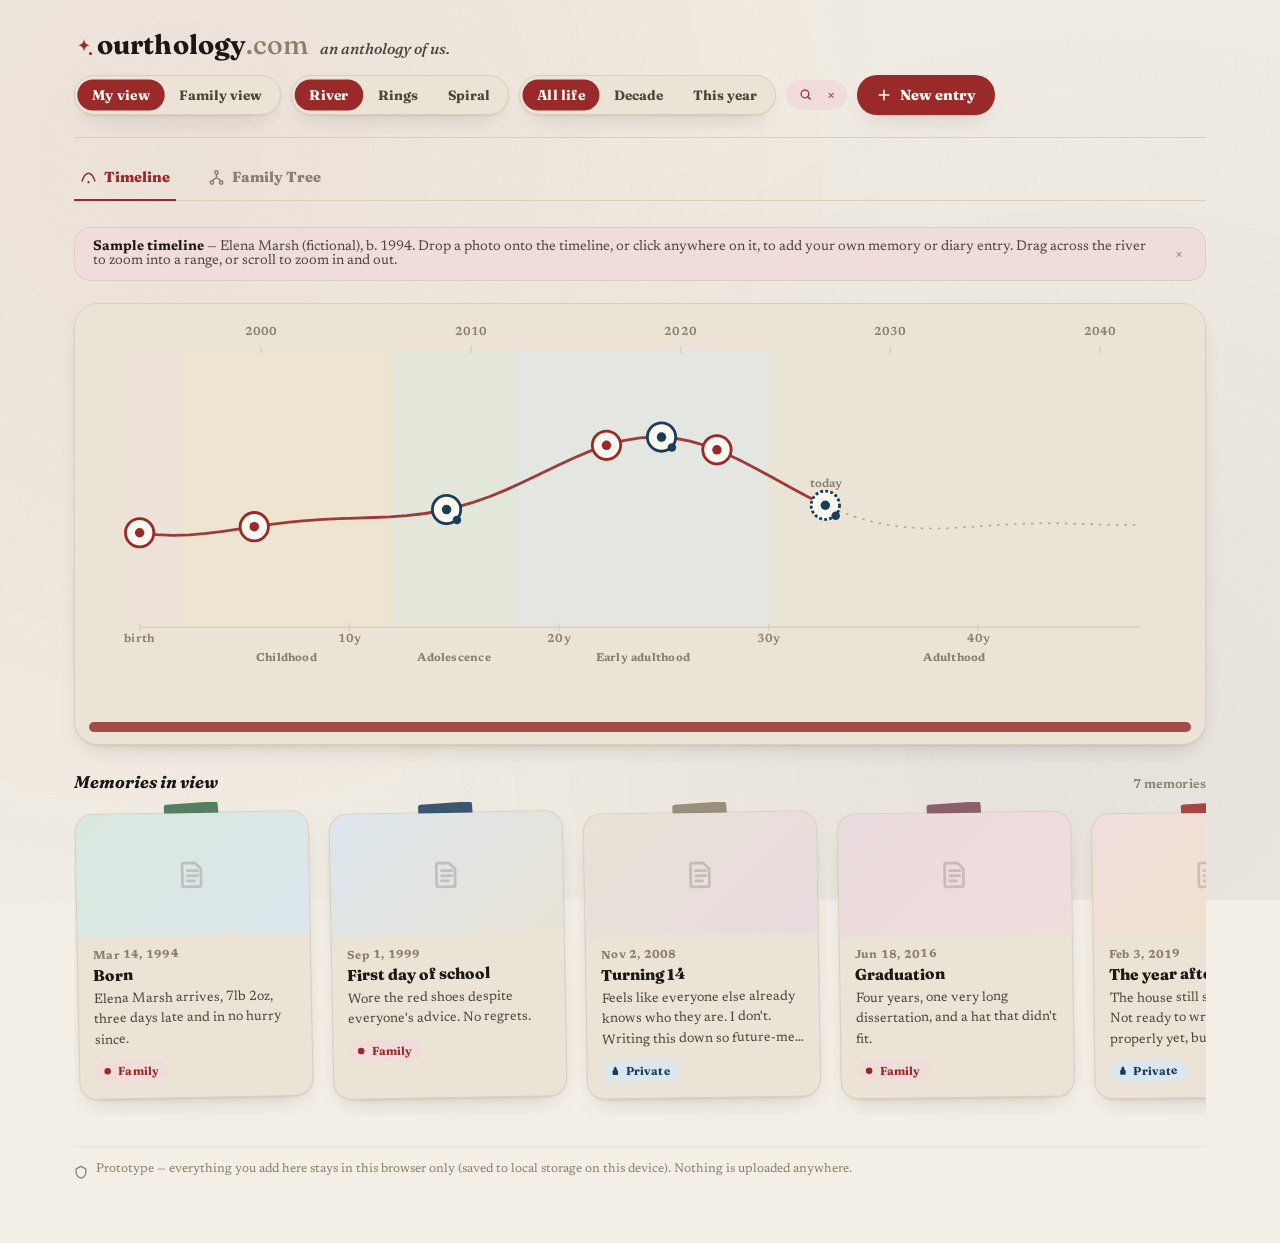
<file: index.html>
<!doctype html>
<html lang="en" data-theme="light">
<head>
<meta charset="utf-8">
<meta name="viewport" content="width=device-width, initial-scale=1">
<title>ourthology.com Timeline</title>
<style>
  :root {
    --paper: #F4EFE6;
    --paper-2: #EBE4D6;
    --card: #FBF8F1;
    --ink: #1A1714;
    --ink-soft: #4A443D;
    --ink-faint: #8A7F6C;
    --line: #D8CFBD;
    --line-soft: #ECE4D2;
    --accent: #9A2A2A;
    --accent-bg: #F1DCDC;
    --accent-glow: #C24B4B;
    --on-accent: #FBF8F1;
    --accent-2: #1C3D5A;
    --accent-2-bg: #DCE6ED;
    --accent-2-glow: #3C6E93;
    --gold: #B58A3C;
    --gold-bg: #F1E4C9;
    --agree: #3A6B4F;
    --agree-bg: #D9E8DE;
    --disagree: #9A2A2A;
    --disagree-bg: #F1DCDC;
    --neutral: #8A7F6C;
    --neutral-bg: #E8E2D6;
    --tape: #B58A3C;
    --fam1: #9A2A2A; --fam1-bg: #F1DCDC;
    --fam2: #B58A3C; --fam2-bg: #F1E4C9;
    --fam3: #3A6B4F; --fam3-bg: #D9E8DE;
    --fam4: #1C3D5A; --fam4-bg: #DCE6ED;
    --fam5: #8A7F6C; --fam5-bg: #E8E2D6;
    --fam6: #7A4B57; --fam6-bg: #E9DBDE;
    --shadow: 0 1px 2px rgba(26,23,20,0.08), 0 10px 26px -14px rgba(26,23,20,0.28);
    --wash-a: rgba(154,42,42,0.05);
    --wash-b: rgba(28,61,90,0.05);
    color-scheme: light;
  }
  @media (prefers-color-scheme: dark) {
    :root:not([data-theme="light"]) {
      --paper: #191512;
      --paper-2: #221D18;
      --card: #2A231D;
      --ink: #F0E9DC;
      --ink-soft: #C9BCA8;
      --ink-faint: #8F8371;
      --line: #43392C;
      --line-soft: #362D22;
      --accent: #C1443C;
      --accent-bg: #3D2020;
      --accent-glow: #E2726A;
      --on-accent: #FBF8F1;
      --accent-2: #3E6E93;
      --accent-2-bg: #1B2C3A;
      --accent-2-glow: #6FA0C2;
      --gold: #D4A855;
      --gold-bg: #4A3B1E;
      --agree: #5B9174;
      --agree-bg: #1E3B2A;
      --disagree: #C1443C;
      --disagree-bg: #3D2020;
      --neutral: #A79A82;
      --neutral-bg: #3A3226;
      --tape: #D4A855;
      --fam1: #C1443C; --fam1-bg: #3D2020;
      --fam2: #D4A855; --fam2-bg: #4A3B1E;
      --fam3: #5B9174; --fam3-bg: #1E3B2A;
      --fam4: #3E6E93; --fam4-bg: #1B2C3A;
      --fam5: #A79A82; --fam5-bg: #3A3226;
      --fam6: #A56774; --fam6-bg: #3E2830;
      --shadow: 0 1px 2px rgba(0,0,0,0.35), 0 10px 30px -14px rgba(0,0,0,0.65);
      --wash-a: rgba(194,68,60,0.06);
      --wash-b: rgba(62,110,147,0.06);
      color-scheme: dark;
    }
  }
  :root[data-theme="dark"] {
    --paper: #191512;
    --paper-2: #221D18;
    --card: #2A231D;
    --ink: #F0E9DC;
    --ink-soft: #C9BCA8;
    --ink-faint: #8F8371;
    --line: #43392C;
    --line-soft: #362D22;
    --accent: #C1443C;
    --accent-bg: #3D2020;
    --accent-glow: #E2726A;
    --on-accent: #FBF8F1;
    --accent-2: #3E6E93;
    --accent-2-bg: #1B2C3A;
    --accent-2-glow: #6FA0C2;
    --gold: #D4A855;
    --gold-bg: #4A3B1E;
    --agree: #5B9174;
    --agree-bg: #1E3B2A;
    --disagree: #C1443C;
    --disagree-bg: #3D2020;
    --neutral: #A79A82;
    --neutral-bg: #3A3226;
    --tape: #D4A855;
    --fam1: #C1443C; --fam1-bg: #3D2020;
    --fam2: #D4A855; --fam2-bg: #4A3B1E;
    --fam3: #5B9174; --fam3-bg: #1E3B2A;
    --fam4: #3E6E93; --fam4-bg: #1B2C3A;
    --fam5: #A79A82; --fam5-bg: #3A3226;
    --fam6: #A56774; --fam6-bg: #3E2830;
    --shadow: 0 1px 2px rgba(0,0,0,0.35), 0 10px 30px -14px rgba(0,0,0,0.65);
    --wash-a: rgba(194,68,60,0.06);
    --wash-b: rgba(62,110,147,0.06);
    color-scheme: dark;
  }

  * { box-sizing: border-box; }
  html, body { margin: 0; padding: 0; }
  body {
    background: var(--paper);
    color: var(--ink);
    font-family: "Newsreader", Georgia, serif;
    font-size: 15.5px;
    -webkit-font-smoothing: antialiased;
    position: relative;
  }
  body::before {
    content: "";
    position: fixed;
    inset: 0;
    pointer-events: none;
    z-index: 0;
    opacity: 0.5;
    mix-blend-mode: multiply;
    background-image: url("data:image/svg+xml,%3Csvg xmlns='http://www.w3.org/2000/svg' width='180' height='180'%3E%3Cfilter id='n'%3E%3CfeTurbulence type='fractalNoise' baseFrequency='0.85' numOctaves='2' stitchTiles='stitch'/%3E%3CfeColorMatrix type='matrix' values='0 0 0 0 0  0 0 0 0 0  0 0 0 0 0  0 0 0 0.05 0'/%3E%3C/filter%3E%3Crect width='100%25' height='100%25' filter='url(%23n)'/%3E%3C/svg%3E");
  }
  @media (prefers-color-scheme: dark) { :root:not([data-theme="light"]) body::before { mix-blend-mode: overlay; opacity: 0.6; } }
  :root[data-theme="dark"] body::before { mix-blend-mode: overlay; opacity: 0.6; }
  /* soft oxblood + ink-blue wash, low-opacity, for a bit of warmth and depth
     behind the grain texture rather than a flat paper colour */
  body::after {
    content: "";
    position: fixed;
    inset: 0;
    pointer-events: none;
    z-index: 0;
    background:
      radial-gradient(circle at 14% 18%, var(--wash-a), transparent 55%),
      radial-gradient(circle at 86% 82%, var(--wash-b), transparent 55%);
  }
  ::selection { background: var(--accent-bg); color: var(--ink); }
  h1, h2, h3, .display {
    font-family: "Fraunces", Georgia, serif;
    font-optical-sizing: auto;
    text-wrap: balance;
    margin: 0;
  }
  /* Fraunces carries display type and UI chrome (buttons, nav, labels, badges);
     Newsreader (the body default set above) carries running/body text. */
  .btn-ghost, .btn-save, .btn-primary,
  .segmented button, .main-tabs button,
  .field label, .pill, .vis-title,
  .card-title, .viewer-title-edit, .composer-mode-toggle button {
    font-family: "Fraunces", Georgia, serif;
  }
  .mono {
    font-variant-numeric: tabular-nums;
    letter-spacing: 0.01em;
  }
  button { font-family: inherit; }
  svg text { font-family: "Newsreader", Georgia, serif; font-weight: 500; }

  .app {
    max-width: 1180px;
    margin: 0 auto;
    padding: 28px 24px 64px;
    position: relative;
    z-index: 1;
  }

  /* ---------- Toolbar ---------- */
  .toolbar {
    display: flex;
    align-items: flex-end;
    justify-content: space-between;
    flex-wrap: wrap;
    gap: 14px 24px;
    padding-bottom: 22px;
    border-bottom: 1px solid var(--line);
    margin-bottom: 22px;
  }
  .wordmark {
    display: flex;
    align-items: baseline;
    gap: 12px;
  }
  .wordmark h1 {
    font-size: 27px;
    font-style: normal;
    font-weight: 700;
    letter-spacing: 0.1px;
    position: relative;
    white-space: nowrap;
  }
  .wordmark h1 .tld {
    font-weight: 500;
    color: var(--ink-faint);
  }
  .wordmark .flourish {
    display: inline-block;
    width: 20px;
    height: 20px;
    margin-right: 3px;
    vertical-align: -4px;
    color: var(--accent);
  }
  .wordmark .tagline {
    font-family: "Fraunces", Georgia, serif;
    font-style: italic;
    font-size: 15.5px;
    color: var(--ink-soft);
    font-weight: 500;
  }
  .controls {
    display: flex;
    align-items: center;
    gap: 10px;
    flex-wrap: wrap;
  }
  .controls[hidden] { display: none; }

  .main-tabs {
    display: flex;
    gap: 4px;
    margin: -4px 0 26px;
    border-bottom: 1px solid var(--line);
  }
  .main-tabs button {
    display: inline-flex;
    align-items: center;
    gap: 7px;
    border: none;
    background: transparent;
    color: var(--ink-faint);
    font-weight: 800;
    font-size: 14.5px;
    padding: 12px 6px 13px;
    margin-right: 22px;
    margin-bottom: -1px;
    cursor: pointer;
    border-bottom: 2.5px solid transparent;
    transition: color 0.15s ease, border-color 0.15s ease;
  }
  .main-tabs button svg { width: 17px; height: 17px; flex: 0 0 auto; }
  .main-tabs button:hover { color: var(--ink); }
  .main-tabs button.active { color: var(--accent); border-bottom-color: var(--accent); }

  .segmented {
    display: inline-flex;
    background: var(--paper-2);
    border: 1px solid var(--line);
    border-radius: 999px;
    padding: 4px;
    gap: 2px;
    box-shadow: var(--shadow);
  }
  .segmented button {
    border: none;
    background: transparent;
    color: var(--ink-soft);
    font-weight: 700;
    font-size: 13.5px;
    padding: 7px 14px;
    border-radius: 999px;
    cursor: pointer;
    transition: background 0.15s ease, color 0.15s ease, transform 0.1s ease;
    white-space: nowrap;
  }
  .segmented button:hover { color: var(--ink); }
  .segmented button.active {
    background: var(--accent);
    color: var(--on-accent);
    transform: scale(1.04);
  }
  .btn-primary {
    display: inline-flex;
    align-items: center;
    gap: 8px;
    background: var(--accent);
    color: var(--on-accent);
    border: none;
    font-weight: 800;
    font-size: 14.5px;
    padding: 11px 19px;
    border-radius: 999px;
    cursor: pointer;
    box-shadow: var(--shadow);
    transition: transform 0.12s ease, filter 0.12s ease;
  }
  .btn-primary:hover { filter: brightness(1.06); transform: translateY(-1px); }
  .btn-primary:active { transform: translateY(1px) scale(0.98); }
  .btn-primary svg { width: 16px; height: 16px; }

  .zoom-pill {
    display: inline-flex;
    align-items: center;
    gap: 6px;
    background: var(--accent-bg);
    color: var(--accent);
    border: none;
    border-radius: 999px;
    padding: 7px 12px 7px 13px;
    font-size: 13px;
    font-weight: 700;
    cursor: pointer;
    white-space: nowrap;
  }
  .zoom-pill:hover { filter: brightness(0.97); }
  .zoom-pill svg { width: 14px; height: 14px; flex: 0 0 auto; }
  .zoom-pill .zoom-pill-x { font-size: 16px; line-height: 1; opacity: 0.75; margin-left: 2px; }

  /* ---------- Sample banner ---------- */
  .banner {
    display: flex;
    align-items: center;
    justify-content: space-between;
    gap: 12px;
    background: var(--accent-bg);
    border: 1px solid var(--line);
    border-radius: 16px;
    padding: 12px 18px;
    margin-bottom: 22px;
    font-size: 14px;
    color: var(--ink-soft);
  }
  .banner strong { color: var(--ink); }
  .banner button {
    border: none;
    background: transparent;
    color: var(--ink-faint);
    cursor: pointer;
    font-size: 16px;
    line-height: 1;
    padding: 2px 4px;
  }
  .banner button:hover { color: var(--ink); }

  /* ---------- Timeline canvas ---------- */
  .arc-wrap {
    position: relative;
    background: var(--paper-2);
    border: 1px solid var(--line);
    border-radius: 24px;
    box-shadow: var(--shadow);
    overflow: hidden;
    margin-bottom: 26px;
    padding: 8px;
  }
  .arc-wrap svg { display: block; cursor: crosshair; user-select: none; -webkit-user-select: none; touch-action: none; }
  .selection-rect {
    fill: var(--accent-glow);
    fill-opacity: 0.16;
    stroke: var(--accent);
    stroke-width: 1.5;
    stroke-dasharray: 4 3;
    pointer-events: none;
    display: none;
  }
  .selection-rect.active { display: block; }
  .arc-wrap.layout-river svg { width: 100%; height: auto; }
  .arc-wrap.layout-rings svg,
  .arc-wrap.layout-spiral svg { width: 100%; max-width: 560px; height: auto; margin: 0 auto; }
  .arc-wrap.dragover { outline: 3px dashed var(--accent); outline-offset: -8px; }

  .river-scrollbar {
    position: relative;
    height: 10px;
    margin: 10px 6px 4px;
    background: var(--line);
    border-radius: 999px;
    cursor: pointer;
    display: none;
  }
  .arc-wrap.layout-river .river-scrollbar { display: block; }
  .river-scrollbar-thumb {
    position: absolute;
    top: 0;
    height: 100%;
    min-width: 28px;
    background: var(--accent);
    border-radius: 999px;
    cursor: grab;
    opacity: 0.8;
    touch-action: none;
    transition: opacity 0.15s;
  }
  .river-scrollbar-thumb:hover { opacity: 1; }
  .river-scrollbar-thumb.dragging { cursor: grabbing; opacity: 1; }

  .node-tooltip {
    position: absolute;
    left: 0;
    top: 0;
    transform: translate(-50%, calc(-100% - 14px)) scale(0.92);
    background: var(--ink);
    border-radius: 10px;
    padding: 8px 12px;
    font-size: 12.5px;
    line-height: 1.35;
    box-shadow: var(--shadow);
    pointer-events: none;
    opacity: 0;
    white-space: nowrap;
    max-width: 240px;
    z-index: 30;
    transition: opacity 0.12s ease, transform 0.12s ease;
  }
  .node-tooltip.visible { opacity: 1; transform: translate(-50%, calc(-100% - 14px)) scale(1); }
  .node-tooltip::after {
    content: "";
    position: absolute;
    left: 50%;
    top: 100%;
    transform: translateX(-50%);
    border: 6px solid transparent;
    border-top-color: var(--ink);
  }
  .node-tooltip-date {
    color: var(--accent-glow);
    font-weight: 700;
    font-size: 11px;
    letter-spacing: 0.02em;
    margin-bottom: 2px;
  }
  .node-tooltip-title {
    font-weight: 600;
    color: var(--paper);
    white-space: normal;
  }

  .stage-label {
    fill: var(--ink-faint);
    font-size: 12px;
    font-weight: 700;
    letter-spacing: 0.02em;
  }
  .stage-label-ring {
    paint-order: stroke;
    stroke: var(--paper);
    stroke-width: 3px;
    stroke-linejoin: round;
  }
  .stage-arc {
    fill: none;
    stroke-width: 24;
    opacity: 0.4;
    stroke-linecap: round;
  }
  .stage-ring-arc {
    fill: none;
    stroke-width: 34;
    opacity: 0.5;
    stroke-linecap: butt;
  }
  .tick-label {
    fill: var(--ink-faint);
    font-size: 12.5px;
    font-weight: 600;
  }
  .tick-line { stroke: var(--line); stroke-width: 1.5; }
  .baseline { stroke: var(--line); stroke-width: 1.5; }
  .path-guide { fill: none; stroke: var(--ink-faint); stroke-width: 2; stroke-linecap: round; stroke-dasharray: 1 8; opacity: 0.55; }
  .path-guide.lived { stroke: var(--accent); stroke-width: 3; stroke-linecap: round; stroke-dasharray: none; opacity: 0.9; }
  .ring-guide { fill: none; stroke: var(--line); stroke-width: 1.5; }
  .ring-guide.lived { stroke: var(--accent); stroke-width: 2; opacity: 0.8; }
  .ring-guide.forming { stroke: var(--accent-glow); stroke-width: 2.5; stroke-dasharray: 1 5; stroke-linecap: round; opacity: 0.95; }
  .ring-arc { fill: none; stroke: var(--accent); stroke-width: 3; stroke-linecap: round; opacity: 0.9; }
  .ring-arc-rest { fill: none; stroke: var(--ink-faint); stroke-width: 2; stroke-linecap: round; stroke-dasharray: 1 8; opacity: 0.5; }

  .today-glow { opacity: 0.9; }
  .today-ring {
    fill: none;
    stroke: var(--accent-glow);
    stroke-width: 1.5;
    opacity: 0.55;
  }

  .node { cursor: pointer; transition: filter 0.15s ease; }
  .node .ring { fill: var(--card); stroke-width: 3; }
  .node.visibility-public .ring { stroke: var(--accent); }
  .node.visibility-private .ring { stroke: var(--accent-2); }
  .node .lock { fill: var(--accent-2); }
  .node.type-diary .ring { stroke-dasharray: 3 2.4; }
  .node:hover .ring, .node.highlight .ring { stroke-width: 4.5; }
  .node:hover { filter: brightness(1.05); }
  .node-enter { animation: nodeEnter 0.55s cubic-bezier(.2,.9,.3,1.3); }
  @keyframes nodeEnter {
    from { opacity: 0; transform: scale(0.3); }
    to { opacity: 1; transform: scale(1); }
  }
  .petal { fill: var(--accent-glow); pointer-events: none; animation: petalBurst 0.7s ease-out forwards; }
  @keyframes petalBurst {
    from { opacity: 0.9; transform: translate(0,0) scale(1); }
    to { opacity: 0; transform: translate(var(--px), var(--py)) scale(0.3); }
  }

  /* ---------- Card rail ---------- */
  .rail-heading {
    display: flex;
    align-items: baseline;
    justify-content: space-between;
    margin-bottom: 10px;
  }
  .rail-heading h2 { font-size: 17px; font-style: italic; font-weight: 700; }
  .rail-heading .count { font-size: 13px; color: var(--ink-faint); font-weight: 600; }
  .rail {
    display: flex;
    gap: 20px;
    overflow-x: auto;
    padding: 10px 4px 18px;
    scroll-snap-type: x proximity;
  }
  .rail::-webkit-scrollbar { height: 8px; }
  .rail::-webkit-scrollbar-thumb { background: var(--line); border-radius: 8px; }

  .card {
    scroll-snap-align: start;
    flex: 0 0 234px;
    position: relative;
    background: var(--paper-2);
    border: 1px solid var(--line);
    border-radius: 18px;
    box-shadow: var(--shadow);
    overflow: visible;
    transition: transform 0.18s ease, box-shadow 0.18s ease, outline 0.15s ease;
    outline: 2px solid transparent;
    outline-offset: 2px;
    cursor: pointer;
  }
  .card:hover, .card.highlight {
    transform: rotate(0deg) translateY(-4px) scale(1.015) !important;
    box-shadow: 0 4px 8px rgba(26,23,20,0.1), 0 18px 32px -14px rgba(26,23,20,0.35);
  }
  .card.highlight { outline-color: var(--accent-glow); }
  .card-tape {
    position: absolute;
    top: -10px; left: 50%;
    width: 54px; height: 22px;
    margin-left: -27px;
    background: var(--tape);
    opacity: 0.85;
    border-radius: 3px;
    box-shadow: 0 1px 2px rgba(0,0,0,0.12);
    transform: rotate(-3deg);
  }
  .card-media {
    height: 122px;
    position: relative;
    border-radius: 18px 18px 0 0;
    overflow: hidden;
    display: flex;
    align-items: center;
    justify-content: center;
    color: rgba(74,68,61,0.4);
    background: linear-gradient(135deg, var(--stage-a, var(--accent-bg)), var(--stage-b, var(--paper)));
  }
  .card-media img { width: 100%; height: 100%; object-fit: cover; border-radius: 18px 18px 0 0; }
  .card-media svg { width: 34px; height: 34px; opacity: 0.55; }
  .card-media-count {
    position: absolute; bottom: 6px; right: 6px;
    background: rgba(26,23,20,0.75); color: #fff;
    font-size: 10px; font-weight: 800;
    padding: 2px 7px; border-radius: 999px;
  }
  .card-body { padding: 14px 15px 16px; }
  .card-date { font-size: 11.5px; color: var(--ink-faint); margin-bottom: 4px; font-weight: 700; letter-spacing: 0.02em; }
  .card-title { font-size: 15.5px; font-weight: 800; margin-bottom: 5px; }
  .card-thought {
    font-size: 13.5px;
    color: var(--ink-soft);
    line-height: 1.5;
    display: -webkit-box;
    -webkit-line-clamp: 3;
    -webkit-box-orient: vertical;
    overflow: hidden;
  }
  .card-foot { display: flex; align-items: center; gap: 6px; margin-top: 10px; }
  .pill {
    display: inline-flex;
    align-items: center;
    gap: 5px;
    font-size: 11.5px;
    font-weight: 700;
    letter-spacing: 0.01em;
    padding: 4px 10px 4px 7px;
    border-radius: 20px;
  }
  .pill svg { width: 11px; height: 11px; }
  .pill.public { background: var(--accent-bg); color: var(--accent); }
  .pill.private { background: var(--accent-2-bg); color: var(--accent-2); }
  .pill.diary { background: var(--fam2-bg); color: var(--fam2); }

  .empty-state {
    text-align: center;
    padding: 34px 20px;
    color: var(--ink-faint);
    font-size: 14px;
    border: 2px dashed var(--line);
    border-radius: 16px;
  }

  /* ---------- Family tree ---------- */
  .tree-intro {
    font-size: 14px;
    color: var(--ink-soft);
    margin: -6px 0 18px;
  }
  .tree-wrap {
    background: var(--paper-2);
    border: 1px solid var(--line);
    border-radius: 24px;
    box-shadow: var(--shadow);
    overflow: auto;
    padding: 10px;
  }
  .tree-wrap svg { display: block; margin: 0 auto; }
  .tree-key {
    font-size: 12.5px;
    color: var(--ink-soft);
    margin: 10px 2px 0;
  }
  .tree-key strong { color: var(--ink); }
  .tree-empty {
    text-align: center;
    padding: 60px 20px;
    color: var(--ink-faint);
  }
  .tree-empty svg { width: 34px; height: 34px; margin-bottom: 10px; }
  .tree-empty p { font-size: 14.5px; max-width: 340px; margin: 0 auto; }

  .tree-row-label {
    fill: var(--ink-faint);
    font-size: 11px;
    font-weight: 800;
    letter-spacing: 0.08em;
    text-transform: uppercase;
  }
  .tree-link {
    fill: none;
    stroke: var(--ink-soft);
    stroke-width: 1.4;
  }
  .tree-link-step {
    /* a connection by marriage rather than by blood (step-parent/child/sibling) */
    stroke-dasharray: 5 4;
  }
  .tree-link-spouse path {
    fill: none;
    stroke: var(--accent);
    stroke-width: 2.4;
  }
  .tree-divider {
    stroke: var(--ink-faint);
    stroke-width: 1;
    stroke-dasharray: 2 3;
  }
  .tree-edge-btn { cursor: pointer; }
  .tree-edge-btn rect {
    fill: var(--paper-2);
    stroke: var(--line);
    stroke-width: 1.2;
    transition: stroke 0.12s ease;
  }
  .tree-edge-btn text {
    fill: var(--ink-soft);
    font-size: 11.5px;
    font-weight: 800;
    letter-spacing: 0.03em;
    text-transform: uppercase;
    transition: fill 0.12s ease;
  }
  .tree-edge-btn:hover rect { stroke: var(--accent); }
  .tree-edge-btn:hover text { fill: var(--accent); }
  .fam-node { cursor: pointer; }
  .fam-node .fam-hit { fill: transparent; stroke: none; }
  .fam-node .fam-name {
    font-family: "Fraunces", Georgia, serif;
    font-weight: 700;
    font-size: 14px;
    text-anchor: middle;
    fill: var(--ink);
    transition: fill 0.15s ease;
  }
  .fam-node .fam-rel {
    font-size: 10px;
    letter-spacing: 0.03em;
    text-transform: uppercase;
    text-anchor: middle;
    fill: var(--ink-soft);
  }
  .fam-node .fam-dates {
    font-family: "Fraunces", Georgia, serif;
    font-size: 10.5px;
    text-anchor: middle;
    fill: var(--ink-faint);
  }
  .fam-node .fam-dates-tagged {
    font-family: inherit;
    font-weight: 600;
    letter-spacing: 0.02em;
    fill: var(--ink-soft);
  }
  .fam-node .fam-via {
    font-size: 9.5px;
    font-style: italic;
    text-anchor: middle;
    fill: var(--ink-faint);
    opacity: 0.85;
  }
  .fam-node:hover .fam-name { fill: var(--accent); }
  .fam-node.fam-me { cursor: pointer; }
  .fam-node.fam-me:hover .fam-name { fill: var(--accent); }
  .fam-node.fam-me .fam-name {
    fill: var(--accent);
    font-size: 17px;
    text-decoration: underline;
    text-decoration-color: var(--accent-glow);
    text-underline-offset: 4px;
  }
  .fam-node .fam-mail {
    cursor: pointer;
    color: var(--ink-faint);
    transition: color 0.15s ease;
  }
  .fam-node .fam-mail:hover { color: var(--accent); }
  .fam-node .fam-mail path { stroke: currentColor; fill: var(--card); }

  .family-modal .modal-actions {
    /* unlike the composer modal, these actions sit outside .modal-body (so
       .fam-quick-add above can hug the body's own bottom padding) — give them
       their own matching padding instead of sitting flush against the modal's
       edges */
    padding: 6px 22px 22px;
  }
  .family-modal .modal-actions .family-delete { margin-right: auto; }
  .family-delete { color: var(--accent) !important; }
  .fam-quick-add {
    display: flex;
    align-items: center;
    flex-wrap: wrap;
    gap: 8px;
    margin-top: -4px;
    padding-top: 10px;
    border-top: 1px solid var(--line);
    font-size: 12.5px;
    color: var(--ink-faint);
  }
  .fam-quick-add[hidden] { display: none; }
  .fam-quick-add button {
    font-size: 12.5px;
    padding: 5px 10px;
  }

  /* ---------- Footer ---------- */
  .foot-note {
    margin-top: 30px;
    padding-top: 16px;
    border-top: 1px solid var(--line-soft);
    font-size: 12.5px;
    color: var(--ink-faint);
    display: flex;
    gap: 8px;
    align-items: flex-start;
  }
  .foot-note svg { width: 14px; height: 14px; flex: 0 0 auto; margin-top: 1.5px; }

  /* ---------- Modal ---------- */
  .modal-scrim {
    position: fixed; inset: 0;
    background: rgba(20,16,12,0.55);
    display: flex; align-items: center; justify-content: center;
    padding: 20px;
    z-index: 50;
    opacity: 0;
    pointer-events: none;
    transition: opacity 0.15s ease;
  }
  .modal-scrim.open { opacity: 1; pointer-events: auto; }
  .modal {
    background: var(--card);
    border-radius: 22px;
    width: 100%;
    max-width: 640px;
    max-height: 88vh;
    overflow-y: auto;
    box-shadow: 0 24px 60px -20px rgba(26,23,20,0.45);
    transform: translateY(10px) scale(0.98);
    transition: transform 0.18s ease;
  }
  .modal-scrim.open .modal { transform: translateY(0) scale(1); }
  .modal-head {
    display: flex; align-items: center; justify-content: space-between;
    padding: 20px 22px 4px;
  }
  .modal-head h3 { font-size: 21px; font-style: italic; }
  .modal-close {
    border: none; background: transparent; color: var(--ink-faint);
    font-size: 22px; cursor: pointer; line-height: 1; padding: 4px;
    border-radius: 999px;
  }
  .modal-close:hover { color: var(--ink); background: var(--line-soft); }
  .modal-body { padding: 14px 22px 22px; display: flex; flex-direction: column; gap: 16px; }
  .field label {
    display: block;
    font-size: 12px;
    font-weight: 700;
    text-transform: uppercase;
    letter-spacing: 0.06em;
    color: var(--ink-faint);
    margin-bottom: 7px;
  }
  .field input[type="text"],
  .field input[type="date"],
  .field input[type="email"],
  .field select,
  .field textarea {
    width: 100%;
    background: var(--paper-2);
    border: 2px solid var(--line);
    border-radius: 12px;
    padding: 10px 13px;
    font-size: 14.5px;
    color: var(--ink);
    font-family: inherit;
  }
  .field select { cursor: pointer; }
  .field textarea { resize: vertical; min-height: 76px; line-height: 1.55; }
  .field textarea#fThought { min-height: 148px; }
  .field input:focus, .field select:focus, .field textarea:focus, button:focus-visible {
    outline: 2px solid var(--accent-glow);
    outline-offset: 1px;
  }
  .row-2 { display: grid; grid-template-columns: 1fr 1fr; gap: 12px; }
  /* Each column's label and input are laid out on two explicit grid rows
     (rather than stacked inside one auto-height cell) so that a label
     wrapping onto a second line in one column -- "Middle name (optional)"
     next to a plain "First name" -- grows that shared label row for
     everyone instead of just pushing its own input down out of line with
     its neighbors' inputs. grid-auto-flow: column feeds each field's own
     label+input (turned into plain flow children via display: contents)
     into its own column, top-then-bottom, in source order. */
  .row-3 {
    display: grid;
    grid-template-columns: 1fr 1fr 1.4fr;
    grid-template-rows: auto auto;
    grid-auto-flow: column;
    column-gap: 12px;
    row-gap: 0;
  }
  .row-3 > .field { display: contents; }

  .modal-columns {
    display: grid;
    grid-template-columns: 190px 1fr;
    gap: 20px;
    align-items: stretch;
  }
  .modal-media-col { display: flex; flex-direction: column; min-width: 0; }
  .modal-media-col .field { display: flex; flex-direction: column; flex: 1; }
  .modal-fields-col { display: flex; flex-direction: column; gap: 16px; min-width: 0; }

  .composer-mode-toggle { margin-bottom: 10px; }
  .composer-mode-toggle button { display: inline-flex; align-items: center; gap: 6px; }
  .composer-mode-toggle svg { width: 15px; height: 15px; flex: 0 0 auto; }
  .composer-mode-hint { font-size: 13px; color: var(--ink-soft); margin: 0 0 16px; }

  /* Diary mode: thoughts lead, media becomes a small optional strip below the fields */
  .modal-columns.mode-diary { grid-template-columns: 1fr; }
  .modal-columns.mode-diary .modal-media-col { order: 2; margin-top: 4px; }
  .modal-columns.mode-diary .modal-fields-col { order: 1; }
  .modal-columns.mode-diary .field-thought { order: 1; }
  .modal-columns.mode-diary #composerMetaRow { order: 2; }
  .modal-columns.mode-diary .field-vis { order: 3; }
  .modal-columns.mode-diary .field-thought textarea { min-height: 200px; }
  .modal-columns.mode-diary .modal-media-col .field { flex: none; }
  .modal-columns.mode-diary .modal-media-col .photo-drop {
    flex-direction: row;
    text-align: left;
    min-height: 0;
    padding: 10px 14px;
  }
  .modal-columns.mode-diary .modal-media-col .photo-drop .thumb {
    width: 40px; height: 40px; flex: 0 0 auto;
  }
  .modal-columns.mode-diary .modal-media-col .photo-drop .thumb svg { width: 18px; height: 18px; }

  .photo-drop {
    border: 2px dashed var(--line);
    border-radius: 14px;
    padding: 15px;
    display: flex;
    align-items: center;
    gap: 13px;
    cursor: pointer;
    background: var(--paper-2);
    transition: border-color 0.15s ease, background 0.15s ease;
  }
  .photo-drop:hover, .photo-drop.dragover { border-color: var(--accent); background: var(--accent-bg); }
  .photo-drop .thumb {
    width: 48px; height: 48px; border-radius: 10px;
    background: var(--paper);
    display: flex; align-items: center; justify-content: center;
    overflow: hidden; flex: 0 0 auto;
    color: var(--ink-faint);
  }
  .photo-drop .thumb img { width: 100%; height: 100%; object-fit: cover; }
  .photo-drop .thumb svg { width: 20px; height: 20px; }
  .photo-drop .copy { font-size: 13.5px; color: var(--ink-soft); }
  .photo-drop .copy b { color: var(--ink); }
  .photo-drop .copy .paste-hint { display: block; font-size: 11.5px; opacity: 0.75; margin-top: 2px; }

  /* Left-column media dropzone: tall, stacked, image fills the frame */
  .modal-media-col .photo-drop {
    flex: 1;
    flex-direction: column;
    justify-content: center;
    text-align: center;
    padding: 14px 12px;
    gap: 10px;
    min-height: 200px;
  }
  .modal-media-col .photo-drop .thumb {
    width: 100%;
    flex: 1;
    min-height: 0;
    border-radius: 12px;
  }
  .modal-media-col .photo-drop .thumb svg { width: 30px; height: 30px; }
  .modal-media-col .photo-drop .copy { font-size: 12.5px; line-height: 1.4; }

  /* Video / document tiles inside the media thumb (composer + rail cards) */
  .thumb.has-doc, .thumb.has-video {
    flex-direction: column;
    gap: 6px;
    padding: 10px 8px;
  }
  .thumb.has-doc svg, .thumb.has-video svg { width: 24px; height: 24px; flex: 0 0 auto; }
  .thumb .media-name {
    font-size: 11px;
    font-weight: 700;
    color: var(--ink-soft);
    max-width: 100%;
    overflow: hidden;
    text-overflow: ellipsis;
    white-space: nowrap;
  }
  .thumb .media-ext {
    font-size: 9.5px;
    font-weight: 800;
    letter-spacing: 0.04em;
    color: var(--ink-faint);
    background: var(--line-soft);
    border-radius: 5px;
    padding: 1px 6px;
  }
  .media-tile {
    width: 100%; height: 100%;
    display: flex; flex-direction: column; align-items: center; justify-content: center;
    gap: 6px;
    color: var(--ink-faint);
  }
  .media-tile svg { width: 26px; height: 26px; }
  .media-tile .media-tile-badge {
    font-size: 10px;
    font-weight: 800;
    letter-spacing: 0.04em;
    color: var(--ink-soft);
    background: rgba(255,255,255,0.6);
    border-radius: 5px;
    padding: 1px 7px;
  }

  /* Multi-media picker (composer + viewer-edit "attach media" widgets):
     empty-state dropzone, or a grid of thumbnails once 1+ items are attached. */
  .photo-drop.media-picker { display: block; }
  .media-picker-empty {
    display: flex;
    align-items: center;
    gap: 13px;
    cursor: pointer;
    height: 100%;
  }
  .media-picker-empty[hidden] { display: none; }
  .media-picker-grid {
    display: grid;
    grid-template-columns: repeat(auto-fill, minmax(64px, 1fr));
    gap: 8px;
    width: 100%;
  }
  .media-picker-grid[hidden] { display: none; }
  .pick-tile {
    position: relative;
    aspect-ratio: 1;
    border-radius: 10px;
    border: 1px solid var(--line);
    background: var(--paper);
    overflow: hidden;
    display: flex; align-items: center; justify-content: center;
    color: var(--ink-faint);
  }
  .pick-tile img { width: 100%; height: 100%; object-fit: cover; }
  .pick-tile.has-video, .pick-tile.has-doc { flex-direction: column; gap: 4px; padding: 6px 4px; text-align: center; }
  .pick-tile.has-video svg, .pick-tile.has-doc svg { width: 20px; height: 20px; flex: 0 0 auto; }
  .pick-tile .media-tile-badge { font-size: 8.5px; padding: 1px 5px; }
  .pick-tile--add {
    border: 2px dashed var(--line);
    background: transparent;
    cursor: pointer;
    color: var(--ink-faint);
    transition: border-color 0.15s ease, color 0.15s ease, background 0.15s ease;
  }
  .pick-tile--add svg { width: 18px; height: 18px; }
  .pick-tile--add:hover { border-color: var(--accent); color: var(--accent); background: var(--accent-bg); }
  .pick-remove {
    position: absolute; top: 3px; right: 3px;
    width: 18px; height: 18px; border-radius: 50%;
    border: none; background: rgba(26,23,20,0.7); color: #fff;
    font-size: 13px; line-height: 1; cursor: pointer; padding: 0;
    display: flex; align-items: center; justify-content: center;
  }
  .pick-remove:hover { background: var(--accent); color: var(--on-accent); }

  .visibility-choice { display: grid; grid-template-columns: 1fr 1fr; gap: 10px; }
  .vis-card {
    border: 2px solid var(--line);
    border-radius: 12px;
    padding: 9px 11px;
    cursor: pointer;
    background: var(--paper-2);
    text-align: left;
    transition: transform 0.1s ease, border-color 0.15s ease;
  }
  .vis-card:hover { transform: translateY(-1px); }
  .vis-card-head { display: flex; align-items: center; gap: 7px; margin-bottom: 3px; }
  .vis-card svg { width: 16px; height: 16px; flex: 0 0 auto; }
  .vis-card .vis-title { font-size: 13px; font-weight: 800; }
  .vis-card .vis-sub { font-size: 11px; color: var(--ink-faint); line-height: 1.35; }
  .vis-card[data-selected="true"] { box-shadow: var(--shadow); }
  .vis-card.public[data-selected="true"] { border-color: var(--accent); background: var(--accent-bg); }
  .vis-card.public svg { color: var(--accent); }
  .vis-card.public .vis-title { color: var(--accent); }
  .vis-card.private[data-selected="true"] { border-color: var(--accent-2); background: var(--accent-2-bg); }
  .vis-card.private svg { color: var(--accent-2); }
  .vis-card.private .vis-title { color: var(--accent-2); }

  .modal-actions { display: flex; justify-content: flex-end; gap: 10px; margin-top: 4px; }
  .btn-ghost {
    border: 2px solid var(--line);
    background: transparent;
    color: var(--ink-soft);
    padding: 10px 17px;
    border-radius: 999px;
    font-size: 14.5px;
    font-weight: 700;
    cursor: pointer;
  }
  .btn-ghost:hover { color: var(--ink); border-color: var(--ink-faint); }
  .btn-save {
    border: none;
    background: var(--accent);
    color: var(--on-accent);
    padding: 10px 19px;
    border-radius: 999px;
    font-size: 14.5px;
    font-weight: 800;
    cursor: pointer;
    transition: transform 0.1s ease, filter 0.1s ease;
  }
  .btn-save:hover:not(:disabled) { filter: brightness(1.05); transform: translateY(-1px); }
  .btn-save:disabled { opacity: 0.4; cursor: not-allowed; }

  /* ---------- Memory viewer (expanded pop-up) ---------- */
  .viewer-modal {
    max-width: 980px;
    width: 94vw;
    height: 86vh;
    max-height: 860px;
    display: flex;
    flex-direction: column;
    overflow: hidden;
  }
  .viewer-modal .modal-actions {
    padding: 14px 24px;
    margin-top: 0;
  }
  .viewer-body {
    display: grid;
    grid-template-columns: 1fr 320px;
    flex: 1;
    min-height: 0;
  }
  .viewer-media {
    background: var(--paper);
    display: flex;
    align-items: center;
    justify-content: center;
    overflow: hidden;
    min-height: 0;
    position: relative;
    border: 1px solid var(--line);
    border-radius: 14px;
    margin: 20px 0 20px 20px;
  }
  .viewer-media img, .viewer-media video {
    max-width: 100%;
    max-height: 100%;
    object-fit: contain;
  }
  .viewer-media video { background: #000; width: 100%; height: 100%; }
  .viewer-media .media-tile { gap: 14px; color: var(--ink-faint); }
  .viewer-media .media-tile svg { width: 60px; height: 60px; }
  .viewer-media .media-tile .media-tile-badge { font-size: 13px; padding: 3px 10px; }
  .viewer-media .media-tile .media-tile-name { font-size: 14px; font-weight: 700; color: var(--ink-soft); }
  .viewer-empty-media {
    display: flex; flex-direction: column; align-items: center; gap: 10px;
    color: var(--ink-faint); font-size: 13.5px; text-align: center; padding: 20px;
  }
  .viewer-empty-media svg { width: 44px; height: 44px; }
  .viewer-media .photo-drop {
    width: 100%; height: 100%;
    border-radius: 0;
    border: none;
    flex-direction: column;
    justify-content: center;
  }
  .viewer-media .photo-drop .thumb { width: 70%; max-width: 260px; height: 55%; }

  /* View mode: a single item fills the frame (click to enlarge); 2+ items tile
     in a scrollable grid, each tile clickable to expand in the lightbox. */
  .viewer-media-single {
    width: 100%; height: 100%;
    display: flex; align-items: center; justify-content: center;
    cursor: zoom-in;
  }
  .viewer-media-grid {
    width: 100%; height: 100%;
    display: grid;
    grid-template-columns: repeat(auto-fill, minmax(140px, 1fr));
    grid-auto-rows: minmax(120px, 1fr);
    gap: 10px;
    padding: 14px;
    overflow-y: auto;
    align-content: start;
  }
  .viewer-media-grid-tile {
    position: relative;
    border-radius: 10px;
    overflow: hidden;
    background: var(--paper);
    border: 1px solid var(--line);
    cursor: zoom-in;
    display: flex; align-items: center; justify-content: center;
    transition: border-color 0.15s ease;
  }
  .viewer-media-grid-tile:hover { border-color: var(--accent); }
  .viewer-media-grid-tile img { width: 100%; height: 100%; object-fit: cover; }
  .viewer-media-grid-tile .media-tile { padding: 8px; }

  /* ---------- Media lightbox (expand a clicked item; print / export) ---------- */
  .lightbox-scrim { z-index: 60; background: rgba(12,9,7,0.88); }
  .lightbox-body {
    position: relative;
    width: 100%;
    max-width: 1100px;
    height: 100%;
    max-height: 92vh;
    display: flex;
    flex-direction: column;
  }
  .lightbox-stage {
    flex: 1;
    min-height: 0;
    display: flex;
    align-items: center;
    justify-content: center;
    overflow: hidden;
  }
  .lightbox-stage img, .lightbox-stage video, .lightbox-pdf {
    max-width: 100%; max-height: 100%;
    border-radius: 8px;
  }
  .lightbox-stage video { background: #000; }
  .lightbox-pdf { width: 100%; height: 100%; border: none; background: #fff; }
  .lightbox-stage .media-tile { color: #F0E9DC; gap: 16px; }
  .lightbox-stage .media-tile svg { width: 84px; height: 84px; }
  .lightbox-stage .media-tile-badge { font-size: 14px; padding: 4px 12px; background: rgba(255,255,255,0.15); color: #fff; }
  .lightbox-stage .media-tile-name { font-size: 16px; color: #F0E9DC; font-weight: 700; }
  .lightbox-close {
    position: absolute; top: -8px; right: -8px;
    width: 40px; height: 40px; border-radius: 50%;
    border: none; background: rgba(255,255,255,0.14); color: #fff;
    font-size: 24px; cursor: pointer; line-height: 1;
    display: flex; align-items: center; justify-content: center;
    z-index: 2;
  }
  .lightbox-close:hover { background: rgba(255,255,255,0.28); }
  .lightbox-nav {
    position: absolute; top: 50%; transform: translateY(-50%);
    width: 46px; height: 46px; border-radius: 50%;
    border: none; background: rgba(255,255,255,0.14); color: #fff;
    cursor: pointer; display: flex; align-items: center; justify-content: center;
    z-index: 2;
  }
  .lightbox-nav[hidden] { display: none; }
  .lightbox-nav:hover { background: rgba(255,255,255,0.28); }
  .lightbox-nav svg { width: 20px; height: 20px; }
  .lightbox-prev { left: 6px; }
  .lightbox-next { right: 6px; }
  .lightbox-toolbar {
    display: flex; align-items: center; gap: 12px; flex-wrap: wrap;
    padding: 14px 6px 4px;
  }
  .lightbox-name { color: #F0E9DC; font-size: 13.5px; font-weight: 700; overflow: hidden; text-overflow: ellipsis; white-space: nowrap; }
  .lightbox-count { color: rgba(240,233,220,0.6); font-size: 12.5px; }
  .lightbox-actions { display: flex; gap: 8px; margin-left: auto; }
  .lightbox-actions .btn-ghost { border-color: rgba(255,255,255,0.35); color: #F0E9DC; }
  .lightbox-actions .btn-ghost:hover { color: #fff; border-color: #fff; background: rgba(255,255,255,0.08); }
  #lightboxPrintBtn[hidden] { display: none; }

  .viewer-details {
    padding: 22px 24px;
    display: flex;
    flex-direction: column;
    gap: 14px;
    overflow-y: auto;
  }
  .viewer-title-view { font-family: "Fraunces", Georgia, serif; font-size: 22px; font-weight: 700; line-height: 1.25; }
  .viewer-title-edit {
    width: 100%; background: var(--paper-2); border: 2px solid var(--line); border-radius: 12px;
    padding: 9px 12px; font-size: 16px; font-weight: 700; font-family: inherit; color: var(--ink);
  }
  .viewer-meta { display: flex; align-items: center; gap: 10px; flex-wrap: wrap; }
  .viewer-meta[hidden] { display: none; }
  .viewer-thought-view { font-size: 14.5px; line-height: 1.65; color: var(--ink-soft); white-space: pre-wrap; margin: 0; }
  .viewer-thought-view:empty::before { content: "No thoughts written yet."; color: var(--ink-faint); font-style: italic; }
  #vThought { min-height: 160px; }

  @media (max-width: 760px) {
    .viewer-modal { width: 100vw; height: 100vh; max-height: none; border-radius: 0; }
    .viewer-body { grid-template-columns: 1fr; grid-template-rows: 42vh 1fr; overflow-y: auto; }
    .viewer-media { min-height: 220px; margin: 16px 16px 0 16px; }
  }

  @media (max-width: 620px) {
    .toolbar { align-items: flex-start; }
    .row-2, .row-3, .visibility-choice { grid-template-columns: 1fr; }
    /* Single column: fall back to plain top-to-bottom stacking (each
       field's label directly above its own input) instead of the
       column-flow used at wider widths, which would otherwise pack the
       three label/input pairs into narrow side-by-side implicit columns. */
    .row-3 { grid-template-rows: none; grid-auto-flow: row; row-gap: 16px; }
    .modal-columns { grid-template-columns: 1fr; }
    .modal-media-col .photo-drop { min-height: 140px; }
    .card { flex-basis: 200px; }
  }
  @media (prefers-reduced-motion: reduce) {
    * { animation-duration: 0.01ms !important; transition-duration: 0.01ms !important; }
  }
</style>
</head>
<body>

<link rel="preconnect" href="https://fonts.googleapis.com">
<link href="https://fonts.googleapis.com/css2?family=Fraunces:ital,wght@0,500;0,600;0,700;0,800;0,900;1,500;1,600;1,700&family=Newsreader:ital,wght@0,400;0,500;0,600;0,700;1,400;1,500;1,600&display=swap" rel="stylesheet">
<script>
  // Locked to the light palette regardless of the viewer's system/browser
  // dark-mode setting — this is a personal family archive meant to always
  // read like the warm "broadsheet newspaper" look, not adapt per-viewer.
  // Runs synchronously, before the app renders, so there's no flash of the
  // dark palette on a machine set to dark mode. The dark-mode CSS below is
  // left in place (harmless, unused) rather than deleted, in case a real
  // theme toggle is ever wanted later — this lock is what silences it.
  document.documentElement.setAttribute("data-theme", "light");
</script>

<div class="app">

  <div class="toolbar">
    <div class="wordmark">
      <h1><svg class="flourish" viewBox="0 0 20 20" fill="currentColor"><path d="M10 1c.6 3.6 2 5.6 6 6.2-4 .6-5.4 2.6-6 6.2-.6-3.6-2-5.6-6-6.2 4-.6 5.4-2.6 6-6.2Z"/><circle cx="16.5" cy="15.5" r="1.6"/></svg>ourthology<span class="tld">.com</span></h1>
      <span class="tagline">an anthology of us.</span>
    </div>
    <div class="controls" id="timelineControls">
      <div class="segmented" id="viewToggle" role="group" aria-label="Viewing as">
        <button data-view="me" class="active">My view</button>
        <button data-view="family">Family view</button>
      </div>
      <div class="segmented" id="layoutToggle" role="group" aria-label="Visual style">
        <button data-layout="river" class="active">River</button>
        <button data-layout="rings">Rings</button>
        <button data-layout="spiral">Spiral</button>
      </div>
      <div class="segmented" id="zoomToggle" role="group" aria-label="Zoom">
        <button data-zoom="life" class="active">All life</button>
        <button data-zoom="decade">Decade</button>
        <button data-zoom="year">This year</button>
      </div>
      <button class="zoom-pill" id="customZoomPill" type="button" hidden>
        <svg viewBox="0 0 20 20" fill="none" stroke="currentColor" stroke-width="1.8"><circle cx="8.5" cy="8.5" r="5.5"/><path d="M16 16l-3.8-3.8" stroke-linecap="round"/></svg>
        <span id="customZoomLabel"></span>
        <span class="zoom-pill-x">×</span>
      </button>
      <button class="btn-primary" id="addBtn" title="Add a memory or write a diary entry">
        <svg viewBox="0 0 20 20" fill="none"><path d="M10 4v12M4 10h12" stroke="currentColor" stroke-width="2" stroke-linecap="round"/></svg>
        New entry
      </button>
    </div>
    <div class="controls" id="treeControls" hidden>
      <button class="btn-primary" id="addFamilyBtn">
        <svg viewBox="0 0 20 20" fill="none"><path d="M10 4v12M4 10h12" stroke="currentColor" stroke-width="2" stroke-linecap="round"/></svg>
        Add family member
      </button>
    </div>
  </div>

  <div class="main-tabs" id="mainTabs" role="tablist" aria-label="Sections">
    <button data-tab="timeline" class="active" role="tab" aria-selected="true">
      <svg viewBox="0 0 20 20" fill="none" stroke="currentColor" stroke-width="1.7"><path d="M2.5 14c2-6 4-9 7.5-9s5.5 3 7.5 9" stroke-linecap="round"/><circle cx="10" cy="15.5" r="1.3" fill="currentColor" stroke="none"/></svg>
      Timeline
    </button>
    <button data-tab="tree" role="tab" aria-selected="false">
      <svg viewBox="0 0 20 20" fill="none" stroke="currentColor" stroke-width="1.7"><circle cx="10" cy="4" r="2"/><circle cx="4.5" cy="16" r="2"/><circle cx="15.5" cy="16" r="2"/><path d="M10 6v4M10 10 4.5 14M10 10l5.5 4" stroke-linecap="round"/></svg>
      Family Tree
    </button>
  </div>

  <div id="timelineView">
    <div class="banner" id="sampleBanner">
      <span><strong>Sample timeline</strong> — Elena Marsh (fictional), b. 1994. Drop a photo onto the timeline, or click anywhere on it, to add your own memory or diary entry. Drag across the river to zoom into a range, or scroll to zoom in and out.</span>
      <button id="bannerClose" aria-label="Dismiss">×</button>
    </div>

    <div class="arc-wrap layout-river" id="arcWrap">
      <svg id="arcSvg" viewBox="0 0 1180 400" preserveAspectRatio="xMidYMid meet">
        <defs>
          <clipPath id="thumbClip"><circle cx="0" cy="0" r="15"/></clipPath>
        </defs>
        <g id="stageBands"></g>
        <line class="baseline" id="baselineRef" x1="60" y1="310" x2="1120" y2="310"/>
        <g id="ticks"></g>
        <g id="ringGuides"></g>
        <path id="pathFuture" class="path-guide"></path>
        <path id="pathLived" class="path-guide lived"></path>
        <g id="todayMarker"></g>
        <g id="nodes"></g>
        <g id="fx"></g>
        <rect id="selectionRect" class="selection-rect" x="0" y="-24" width="0" height="424"></rect>
      </svg>
      <div class="river-scrollbar" id="riverScrollbar">
        <div class="river-scrollbar-thumb" id="riverScrollThumb"></div>
      </div>
      <div class="node-tooltip" id="nodeTooltip">
        <div class="node-tooltip-date mono" id="nodeTooltipDate"></div>
        <div class="node-tooltip-title" id="nodeTooltipTitle"></div>
      </div>
    </div>

    <div class="rail-heading">
      <h2>Memories in view</h2>
      <span class="count mono" id="railCount"></span>
    </div>
    <div class="rail" id="rail"></div>
  </div>

  <div id="treeView" hidden>
    <p class="tree-intro">Everyone here is connected by how they relate to <strong>you</strong> — add a family member and the tree places them automatically.</p>
    <div class="tree-wrap" id="treeWrap">
      <svg id="treeSvg" preserveAspectRatio="xMidYMin meet"></svg>
    </div>
    <p class="tree-key" id="treeKey" hidden><strong>S-</strong> followed by initials = a step relationship, tagged with that step-parent's own initials</p>
    <div class="tree-empty" id="treeEmpty" hidden>
      <svg viewBox="0 0 20 20" fill="none" stroke="currentColor" stroke-width="1.5"><circle cx="10" cy="6" r="3"/><path d="M4 17c0-3.3 2.7-6 6-6s6 2.7 6 6" stroke-linecap="round"/></svg>
      <p>Your tree starts with you. Add your first family member to begin building it out.</p>
    </div>
  </div>

  <div class="foot-note">
    <svg viewBox="0 0 20 20" fill="none"><path d="M10 2 3 5.5v4c0 4.4 3 8.2 7 9.3 4-1.1 7-4.9 7-9.3v-4L10 2Z" stroke="currentColor" stroke-width="1.8" stroke-linejoin="round"/></svg>
    <span>Prototype — everything you add here stays in this browser only (saved to local storage on this device). Nothing is uploaded anywhere.</span>
  </div>
</div>

<div class="modal-scrim" id="modalScrim">
  <div class="modal" role="dialog" aria-modal="true" aria-labelledby="modalTitle">
    <div class="modal-head">
      <h3 id="modalTitle">Add a memory</h3>
      <button class="modal-close" id="modalClose" aria-label="Close">×</button>
    </div>
    <div class="modal-body">
      <div class="composer-mode-toggle segmented" id="composerModeToggle" role="group" aria-label="Entry type">
        <button type="button" data-mode="memory" class="active">
          <svg viewBox="0 0 20 20" fill="none" stroke="currentColor" stroke-width="1.7"><rect x="2.5" y="3.5" width="15" height="13" rx="2"/><path d="M4 14.5 7.5 10l2.5 2.6 3-3.6 2.5 3" stroke-linecap="round" stroke-linejoin="round"/></svg>
          Memory
        </button>
        <button type="button" data-mode="diary">
          <svg viewBox="0 0 20 20" fill="none" stroke="currentColor" stroke-width="1.6"><path d="M4 4.3c1.8-.9 3.6-.9 5.4 0v11c-1.8-.9-3.6-.9-5.4 0v-11ZM15.4 4.3c-1.8-.9-3.6-.9-5.4 0v11c1.8-.9 3.6-.9 5.4 0v-11Z" stroke-linejoin="round"/></svg>
          Diary entry
        </button>
      </div>
      <p class="composer-mode-hint" id="composerModeHint">Capture a moment — add a photo, video or document alongside your thoughts.</p>
      <div class="modal-columns" id="modalColumns">
        <div class="modal-media-col">
          <div class="field">
            <label id="composerMediaLabel">Media <span style="text-transform:none;opacity:.7;">(such as photos)</span></label>
            <div class="photo-drop media-picker" id="photoDrop">
              <div class="media-picker-empty" id="photoDropEmpty">
                <div class="thumb" id="photoThumb">
                  <svg viewBox="0 0 20 20" fill="none"><path d="M4 15.5 8 10l3 3 3-4 2 2.5" stroke="currentColor" stroke-width="1.8" stroke-linecap="round" stroke-linejoin="round"/><rect x="2.5" y="3.5" width="15" height="13" rx="2" stroke="currentColor" stroke-width="1.8"/></svg>
                </div>
                <div class="copy"><b>Click to attach</b> or drop photos, videos or documents<span class="paste-hint">You can also paste from your clipboard, and add more than one</span></div>
              </div>
              <div class="media-picker-grid" id="photoGrid" hidden></div>
              <input type="file" accept="image/*,video/*,application/pdf,.pdf,.docx,application/vnd.openxmlformats-officedocument.wordprocessingml.document" id="photoInput" multiple hidden>
            </div>
          </div>
        </div>

        <div class="modal-fields-col">
          <div class="row-2" id="composerMetaRow">
            <div class="field">
              <label for="fDate">Date on your timeline</label>
              <input type="date" id="fDate">
            </div>
            <div class="field">
              <label for="fTitle" id="fTitleLabel">Title</label>
              <input type="text" id="fTitle" placeholder="e.g. Sunday in the garden" maxlength="60">
            </div>
          </div>

          <div class="field field-thought">
            <label for="fThought">Your thoughts</label>
            <textarea id="fThought" placeholder="What do you want to remember about this?"></textarea>
          </div>

          <div class="field field-vis">
            <label>Who can see this</label>
            <div class="visibility-choice" id="fVisChoice">
              <button type="button" class="vis-card public" data-vis="public" data-selected="false">
                <div class="vis-card-head">
                  <svg viewBox="0 0 20 20" fill="none" stroke="currentColor" stroke-width="2"><circle cx="10" cy="10" r="3.6"/><path d="M10 2.5v2M10 15.5v2M17.5 10h-2M4.5 10h-2M15.3 4.7l-1.4 1.4M6.1 13.9l-1.4 1.4M15.3 15.3l-1.4-1.4M6.1 6.1 4.7 4.7" stroke-linecap="round"/></svg>
                  <div class="vis-title">Shared with family</div>
                </div>
                <div class="vis-sub">Visible to family members you've approved.</div>
              </button>
              <button type="button" class="vis-card private" data-vis="private" data-selected="true">
                <div class="vis-card-head">
                  <svg viewBox="0 0 20 20" fill="none" stroke="currentColor" stroke-width="2"><path d="M10 1.7c-2.6 2-4 4-4 7.3v1.4H5A1.5 1.5 0 0 0 3.5 12v5A1.5 1.5 0 0 0 5 18.5h10a1.5 1.5 0 0 0 1.5-1.5v-5A1.5 1.5 0 0 0 15 10.4h-1V9c0-3.3-1.4-5.3-4-7.3Z"/></svg>
                  <div class="vis-title">Private</div>
                </div>
                <div class="vis-sub">Only you. Stays sealed unless you choose to release it.</div>
              </button>
            </div>
          </div>
        </div>
      </div>

      <div class="modal-actions">
        <button class="btn-ghost" id="cancelBtn">Cancel</button>
        <button class="btn-save" id="saveBtn" disabled>Save memory</button>
      </div>
    </div>
  </div>
</div>

<div class="modal-scrim" id="viewerScrim">
  <div class="modal viewer-modal" role="dialog" aria-modal="true" aria-labelledby="viewerTitleView">
    <div class="modal-head">
      <h3 id="viewerHeaderTitle">Memory</h3>
      <button class="modal-close" id="viewerClose" aria-label="Close">×</button>
    </div>
    <div class="viewer-body">
      <div class="viewer-media" id="viewerMedia"></div>
      <div class="viewer-details">
        <div class="viewer-title-view" id="viewerTitleView"></div>
        <input class="viewer-title-edit" id="vTitle" type="text" maxlength="60" placeholder="e.g. Sunday in the garden" hidden>

        <div class="viewer-meta" id="viewerMetaView">
          <span class="viewer-date mono" id="viewerDateView"></span>
          <span id="viewerPillView"></span>
        </div>
        <div class="field viewer-date-edit" id="viewerDateEdit" hidden>
          <label for="vDate">Date on your timeline</label>
          <input type="date" id="vDate">
        </div>

        <p class="viewer-thought-view" id="viewerThoughtView"></p>
        <div class="field" id="viewerThoughtEditWrap" hidden>
          <label for="vThought">Your thoughts</label>
          <textarea id="vThought" placeholder="What do you want to remember about this?"></textarea>
        </div>

        <div class="field" id="viewerVisEditWrap" hidden>
          <label>Who can see this</label>
          <div class="visibility-choice" id="vVisChoice">
            <button type="button" class="vis-card public" data-vis="public">
              <div class="vis-card-head">
                <svg viewBox="0 0 20 20" fill="none" stroke="currentColor" stroke-width="2"><circle cx="10" cy="10" r="3.6"/><path d="M10 2.5v2M10 15.5v2M17.5 10h-2M4.5 10h-2M15.3 4.7l-1.4 1.4M6.1 13.9l-1.4 1.4M15.3 15.3l-1.4-1.4M6.1 6.1 4.7 4.7" stroke-linecap="round"/></svg>
                <div class="vis-title">Shared with family</div>
              </div>
              <div class="vis-sub">Visible to family members you've approved.</div>
            </button>
            <button type="button" class="vis-card private" data-vis="private">
              <div class="vis-card-head">
                <svg viewBox="0 0 20 20" fill="none" stroke="currentColor" stroke-width="2"><path d="M10 1.7c-2.6 2-4 4-4 7.3v1.4H5A1.5 1.5 0 0 0 3.5 12v5A1.5 1.5 0 0 0 5 18.5h10a1.5 1.5 0 0 0 1.5-1.5v-5A1.5 1.5 0 0 0 15 10.4h-1V9c0-3.3-1.4-5.3-4-7.3Z"/></svg>
                <div class="vis-title">Private</div>
              </div>
              <div class="vis-sub">Only you. Stays sealed unless you choose to release it.</div>
            </button>
          </div>
        </div>
      </div>
    </div>

    <div class="modal-actions">
      <button class="btn-ghost" id="viewerCloseBtn">Close</button>
      <button class="btn-ghost" id="viewerCancelBtn" hidden>Cancel</button>
      <button class="btn-save" id="viewerEditBtn">Edit</button>
      <button class="btn-save" id="viewerSaveBtn" hidden>Save changes</button>
    </div>
  </div>
</div>

<div class="modal-scrim lightbox-scrim" id="lightboxScrim">
  <div class="lightbox-body">
    <button class="lightbox-close" id="lightboxClose" aria-label="Close">×</button>
    <button class="lightbox-nav lightbox-prev" id="lightboxPrev" aria-label="Previous item" hidden>
      <svg viewBox="0 0 20 20" fill="none" stroke="currentColor" stroke-width="2"><path d="M12.5 4.5 6.5 10l6 5.5" stroke-linecap="round" stroke-linejoin="round"/></svg>
    </button>
    <div class="lightbox-stage" id="lightboxStage"></div>
    <button class="lightbox-nav lightbox-next" id="lightboxNext" aria-label="Next item" hidden>
      <svg viewBox="0 0 20 20" fill="none" stroke="currentColor" stroke-width="2"><path d="M7.5 4.5 13.5 10l-6 5.5" stroke-linecap="round" stroke-linejoin="round"/></svg>
    </button>
    <div class="lightbox-toolbar">
      <span class="lightbox-name" id="lightboxName"></span>
      <span class="lightbox-count" id="lightboxCount"></span>
      <div class="lightbox-actions">
        <button class="btn-ghost" id="lightboxPrintBtn" type="button">Print</button>
        <button class="btn-ghost" id="lightboxExportBtn" type="button">Download</button>
      </div>
    </div>
  </div>
</div>

<div class="modal-scrim" id="familyScrim">
  <div class="modal family-modal" role="dialog" aria-modal="true" aria-labelledby="familyModalTitle">
    <div class="modal-head">
      <h3 id="familyModalTitle">Add family member</h3>
      <button class="modal-close" id="familyModalClose" aria-label="Close">×</button>
    </div>
    <div class="modal-body">
      <div class="row-3">
        <div class="field">
          <label for="famFirst">First name</label>
          <input type="text" id="famFirst" placeholder="e.g. Priya" maxlength="30">
        </div>
        <div class="field">
          <label for="famMiddle">Middle name <span style="text-transform:none;opacity:.7;">(optional)</span></label>
          <input type="text" id="famMiddle" placeholder="e.g. Kaur" maxlength="30">
        </div>
        <div class="field">
          <label for="famSurname">Surname <span style="text-transform:none;opacity:.7;">(optional)</span></label>
          <input type="text" id="famSurname" placeholder="e.g. Shah" maxlength="30">
        </div>
      </div>
      <div class="field">
        <label for="famAnchor">This person is a relative of</label>
        <select id="famAnchor">
          <option value="">You</option>
        </select>
      </div>
      <div class="field" id="famRelationshipField">
        <label for="famRelationship">Relationship to you</label>
        <select id="famRelationship">
          <optgroup label="Older generation">
            <option value="grandparent">Grandparent</option>
            <option value="parent">Parent</option>
            <option value="parent-in-law">Parent-in-law</option>
            <option value="step-parent">Step-parent</option>
            <option value="aunt-uncle">Aunt / Uncle</option>
          </optgroup>
          <optgroup label="Same generation">
            <option value="sibling">Sibling</option>
            <option value="spouse">Spouse / Partner</option>
            <option value="sibling-in-law">Sibling-in-law</option>
            <option value="step-sibling">Step-sibling</option>
            <option value="cousin">Cousin</option>
          </optgroup>
          <optgroup label="Younger generation">
            <option value="child">Child</option>
            <option value="child-in-law">Child-in-law</option>
            <option value="step-child">Step-child</option>
            <option value="niece-nephew">Niece / Nephew</option>
            <option value="grandchild">Grandchild</option>
          </optgroup>
          <optgroup label="Other">
            <option value="other">Other / not listed</option>
          </optgroup>
        </select>
      </div>
      <div class="field" id="famAnchorRelField" hidden>
        <label for="famAnchorRel">Their relationship to <span id="famAnchorName">them</span></label>
        <select id="famAnchorRel">
          <option value="parent">Parent</option>
          <option value="child">Child</option>
          <option value="sibling">Sibling</option>
          <option value="spouse">Spouse / Partner</option>
        </select>
      </div>
      <div class="field" id="famMarriedField">
        <label for="famMarriedTo">Married to <span style="text-transform:none;opacity:.7;">(optional — also shown as a bond on the tree)</span></label>
        <select id="famMarriedTo">
          <option value="">Not recorded</option>
        </select>
      </div>
      <div class="field" id="famParent1TypeField" hidden>
        <label for="famParent1Type">Parent 1 (<span id="famParent1Name">You</span>) is the child's</label>
        <select id="famParent1Type">
          <option value="genetic">Genetic parent</option>
          <option value="step">Step-parent</option>
        </select>
      </div>
      <div class="field" id="famParent2Field" hidden>
        <label for="famParent2">Second parent <span style="text-transform:none;opacity:.7;">(optional — draws a line from them too)</span></label>
        <select id="famParent2">
          <option value="">No second parent</option>
        </select>
      </div>
      <div class="field" id="famParent2TypeField" hidden>
        <label for="famParent2Type">Second parent is the child's</label>
        <select id="famParent2Type">
          <option value="genetic">Genetic parent</option>
          <option value="step">Step-parent</option>
        </select>
      </div>
      <div class="field" id="famOtherLabelField" hidden>
        <label for="famOtherLabel">Describe the relationship</label>
        <input type="text" id="famOtherLabel" placeholder="e.g. Godmother, family friend" maxlength="40">
      </div>
      <div class="field" id="famViaField" hidden>
        <label for="famVia">Connected through <span style="text-transform:none;opacity:.7;">(optional)</span></label>
        <select id="famVia">
          <option value="">Directly to you</option>
        </select>
      </div>
      <div class="row-2">
        <div class="field">
          <label for="famBorn">Born <span style="text-transform:none;opacity:.7;">(optional)</span></label>
          <input type="date" id="famBorn">
        </div>
        <div class="field">
          <label for="famDied">Died <span style="text-transform:none;opacity:.7;">(optional)</span></label>
          <input type="date" id="famDied">
        </div>
      </div>
      <div class="field">
        <label for="famEmail">Email <span style="text-transform:none;opacity:.7;">(optional, to contact them)</span></label>
        <input type="email" id="famEmail" placeholder="e.g. name@example.com">
      </div>
      <div class="fam-quick-add" id="famQuickAdd" hidden>
        <span>Quick add for this person:</span>
        <button type="button" class="btn-ghost" id="famAddParentBtn">+ Their parent</button>
        <button type="button" class="btn-ghost" id="famAddSiblingBtn">+ Their sibling</button>
        <button type="button" class="btn-ghost" id="famAddChildBtn">+ Their child</button>
      </div>
    </div>
    <div class="modal-actions">
      <button class="btn-ghost family-delete" id="famDeleteBtn" hidden>Delete</button>
      <button class="btn-ghost" id="famCancelBtn">Cancel</button>
      <button class="btn-save" id="famSaveBtn" disabled>Add family member</button>
    </div>
  </div>
</div>

<div class="modal-scrim" id="meScrim">
  <div class="modal me-modal" role="dialog" aria-modal="true" aria-labelledby="meModalTitle">
    <div class="modal-head">
      <h3 id="meModalTitle">About you</h3>
      <button class="modal-close" id="meModalClose" aria-label="Close">×</button>
    </div>
    <div class="modal-body">
      <p style="margin:0 0 14px;color:var(--ink-faint);font-size:13px;">Only used to label a step relationship on a child's line, as "S-" plus your initials.</p>
      <div class="row-3">
        <div class="field">
          <label for="meFirst">First name <span style="text-transform:none;opacity:.7;">(optional)</span></label>
          <input type="text" id="meFirst" placeholder="e.g. Philip" maxlength="30">
        </div>
        <div class="field">
          <label for="meMiddle">Middle name <span style="text-transform:none;opacity:.7;">(optional)</span></label>
          <input type="text" id="meMiddle" placeholder="e.g. Richard" maxlength="30">
        </div>
        <div class="field">
          <label for="meSurname">Surname <span style="text-transform:none;opacity:.7;">(optional)</span></label>
          <input type="text" id="meSurname" placeholder="e.g. Hart" maxlength="30">
        </div>
      </div>
    </div>
    <div class="modal-actions">
      <button class="btn-ghost" id="meCancelBtn">Cancel</button>
      <button class="btn-save" id="meSaveBtn">Save</button>
    </div>
  </div>
</div>

<script>
(function () {
  "use strict";

  var svgNS = "http://www.w3.org/2000/svg";
  var BIRTH = new Date(1994, 2, 14);
  var BUFFER_YEARS = 15;   // how much open, unwritten room to always show beyond "today"
  var YEAR_MS = 365.25 * 86400000;

  // River geometry
  var RIVER_W = 1180, RIVER_H = 400, RIVER_PAD = 60, RIVER_BASE = 170;
  // Rings / spiral geometry (shared square canvas)
  var RADIAL_SIZE = 760, RADIAL_CX = 380, RADIAL_CY = 380, RADIAL_MAXR = 290;

  var sampleEntries = [
    { id: "s1", date: "1994-03-14", title: "Born", thought: "Elena Marsh arrives, 7lb 2oz, three days late and in no hurry since.", visibility: "public", media: null },
    { id: "s2", date: "1999-09-01", title: "First day of school", thought: "Wore the red shoes despite everyone's advice. No regrets.", visibility: "public", media: null },
    { id: "s3", date: "2008-11-02", title: "Turning 14", thought: "Feels like everyone else already knows who they are. I don't. Writing this down so future-me remembers it wasn't always easy.", visibility: "private", media: null },
    { id: "s4", date: "2016-06-18", title: "Graduation", thought: "Four years, one very long dissertation, and a hat that didn't fit.", visibility: "public", media: null },
    { id: "s5", date: "2019-02-03", title: "The year after Dad", thought: "The house still smells like him. Not ready to write about this properly yet, but I wanted the date marked.", visibility: "private", media: null },
    { id: "s6", date: "2021-09-25", title: "Wedding day", thought: "Rained all morning, cleared for the vows. Tom cried before I did.", visibility: "public", media: null },
    { id: "s7", date: todayMinusDays(9), title: "A quiet Sunday", thought: "Nothing happened today and that felt like enough. Writing that down before I forget it's allowed to be enough.", visibility: "private", media: null, type: "diary" }
  ];
  // A memory's media can hold any number of items; normalize legacy single-object
  // values (and null) from older saved data into a plain array.
  function normalizeMedia(media) {
    if (!media) return [];
    return Array.isArray(media) ? media : [media];
  }
  sampleEntries.forEach(function (e) { e.media = normalizeMedia(e.media); });

  function todayMinusDays(n) {
    var d = new Date(); d.setDate(d.getDate() - n);
    return d.toISOString().slice(0, 10);
  }

  var STORE_KEY = "genarc-demo-entries-v3";
  var COMPOSER_MODE_KEY = "genarc-demo-composer-mode";
  var customEntries = [];
  try {
    var raw = localStorage.getItem(STORE_KEY);
    if (raw) customEntries = JSON.parse(raw);
  } catch (e) { customEntries = []; }
  customEntries.forEach(function (e) { e.media = normalizeMedia(e.media); });
  var lastComposerMode = "memory";
  try {
    var savedMode = localStorage.getItem(COMPOSER_MODE_KEY);
    if (savedMode === "memory" || savedMode === "diary") lastComposerMode = savedMode;
  } catch (e) {}

  var state = { view: "me", zoom: "life", layout: "river", pendingMedia: [], visibility: "private", highlightId: null, customRange: null, composerMode: lastComposerMode };

  var DIARY_PILL_HTML = '<span class="pill diary"><svg viewBox="0 0 20 20" fill="none" stroke="currentColor" stroke-width="1.6"><path d="M4 4.3c1.8-.9 3.6-.9 5.4 0v11c-1.8-.9-3.6-.9-5.4 0v-11ZM15.4 4.3c-1.8-.9-3.6-.9-5.4 0v11c1.8-.9 3.6-.9 5.4 0v-11Z" stroke-linejoin="round"/></svg>Diary</span>';

  // ---- family tree data ----
  var FAMILY_STORE_KEY = "genarc-family-v1";
  var familyMembers = [];
  try {
    var famRaw = localStorage.getItem(FAMILY_STORE_KEY);
    if (famRaw) familyMembers = JSON.parse(famRaw);
  } catch (e) { familyMembers = []; }
  function saveFamilyMembers() {
    try { localStorage.setItem(FAMILY_STORE_KEY, JSON.stringify(familyMembers)); } catch (e) {}
  }

  // A tiny record about "You" — there's no family-member record for yourself,
  // so this is the one place your own name is stored, used only to work out
  // what a step relationship to you (as a child's Parent 1 or Parent 2)
  // reads as on that child's own line: "S-" plus your own initials.
  var ME_STORE_KEY = "genarc-me-v1";
  var ME_DEFAULTS = { firstName: null, middleName: null, surname: null };
  var meProfile = Object.assign({}, ME_DEFAULTS);
  try {
    var meRaw = localStorage.getItem(ME_STORE_KEY);
    if (meRaw) meProfile = Object.assign({}, ME_DEFAULTS, JSON.parse(meRaw));
  } catch (e) { meProfile = Object.assign({}, ME_DEFAULTS); }
  function saveMeProfile() {
    try { localStorage.setItem(ME_STORE_KEY, JSON.stringify(meProfile)); } catch (e) {}
  }
  // Builds a display name out of first/middle/surname parts, skipping
  // whichever are blank -- used for every family member and, via
  // meProfile, for "You" as well.
  function fullNameOf(first, middle, surname) {
    return [first, middle, surname].map(function (s) { return s ? String(s).trim() : ""; }).filter(Boolean).join(" ");
  }
  // The initials used in a step-relationship tag: one letter per name part
  // that's actually on record, in order (first, middle, surname) -- e.g.
  // "Philip Richard Hart" -> "PRH", or "Philip Hart" -> "PH" with no middle
  // name recorded. Returns "" (no tag) when nothing is on record at all.
  function initialsOf(first, middle, surname) {
    return [first, middle, surname]
      .map(function (s) { return s ? String(s).trim().charAt(0).toUpperCase() : ""; })
      .filter(Boolean)
      .join("");
  }

  // The tree's "standard view" is bounded to Grandparents through Children —
  // anything further out (great-grandparents, grandchildren, and beyond) stays
  // added but hidden until expanded one generation at a time via the +/- controls
  // at the top/bottom edge of the tree. Bounds persist across visits.
  var TREE_BOUNDS_KEY = "genarc-tree-bounds-v1";
  var TREE_FLOOR_MIN = -2, TREE_FLOOR_MAX = 1;
  var treeMinTier = TREE_FLOOR_MIN, treeMaxTier = TREE_FLOOR_MAX;
  try {
    var boundsRaw = localStorage.getItem(TREE_BOUNDS_KEY);
    if (boundsRaw) {
      var savedBounds = JSON.parse(boundsRaw);
      if (typeof savedBounds.min === "number") treeMinTier = Math.min(savedBounds.min, TREE_FLOOR_MIN);
      if (typeof savedBounds.max === "number") treeMaxTier = Math.max(savedBounds.max, TREE_FLOOR_MAX);
    }
  } catch (e) {}
  function saveTreeBounds() {
    try { localStorage.setItem(TREE_BOUNDS_KEY, JSON.stringify({ min: treeMinTier, max: treeMaxTier })); } catch (e) {}
  }

  // Relationship is always stated relative to "me" — that's what lets the tree
  // place everyone automatically: each relationship maps to a generation tier
  // (negative = older, positive = younger, 0 = my own generation).
  var RELATIONSHIPS = [
    { value: "grandparent", label: "Grandparent", tier: -2 },
    { value: "parent", label: "Parent", tier: -1 },
    { value: "parent-in-law", label: "Parent-in-law", tier: -1 },
    { value: "step-parent", label: "Step-parent", tier: -1 },
    { value: "aunt-uncle", label: "Aunt / Uncle", tier: -1 },
    { value: "sibling", label: "Sibling", tier: 0 },
    { value: "spouse", label: "Spouse / Partner", tier: 0 },
    { value: "sibling-in-law", label: "Sibling-in-law", tier: 0 },
    { value: "step-sibling", label: "Step-sibling", tier: 0 },
    { value: "cousin", label: "Cousin", tier: 0 },
    { value: "child", label: "Child", tier: 1 },
    { value: "child-in-law", label: "Child-in-law", tier: 1 },
    { value: "step-child", label: "Step-child", tier: 1 },
    { value: "niece-nephew", label: "Niece / Nephew", tier: 1 },
    { value: "grandchild", label: "Grandchild", tier: 2 },
    { value: "other", label: "Other", tier: "other" }
  ];
  var RELATIONSHIP_MAP = {};
  RELATIONSHIPS.forEach(function (r) { RELATIONSHIP_MAP[r.value] = r; });
  function relInfo(value) { return RELATIONSHIP_MAP[value] || RELATIONSHIP_MAP.other; }
  // A member can ALSO be described relative to another existing member instead of
  // "me" directly — m.anchorId (that member's id) + m.anchorRel ("parent" | "child" |
  // "sibling" | "spouse") — which is what lets the tree go deeper than the fixed
  // grandparent/grandchild vocabulary above: your grandfather's parents are just
  // "parent of [grandfather]", and their parents in turn "parent of [that person]",
  // however many times over. anchorId is only ever set once (a member's position is
  // defined by exactly one relation), and it doubles as that member's connection
  // point in the tree (no separate "connected through" needed).
  var TIER_OFFSET = { parent: -1, child: 1, sibling: 0, spouse: 0 };
  // Every fixed "relative to you" option also carries a "chain" classification, used
  // only to work out a sensible label when someone builds on top of it (e.g. adding
  // the sibling of your parent should read "Aunt / Uncle", and their parent in turn
  // should read "Grandparent" — not something generic). kind is one of:
  // 'up'/'down' (a direct ancestor/descendant line), 'upCollateral'/'downCollateral'
  // (an aunt-uncle/niece-nephew style branch off that line), 'sibling' (your own
  // generation, sharing your parents), or 'other' (everything else — in-laws, step-
  // relations, cousins, custom — where we fall back to a plain "X of Y" label rather
  // than guessing a genealogical term that might be wrong).
  var BASE_CHAIN = {
    grandparent: { kind: "up", depth: 2 },
    parent: { kind: "up", depth: 1 },
    "aunt-uncle": { kind: "upCollateral", depth: 1 },
    sibling: { kind: "sibling", depth: 0 },
    child: { kind: "down", depth: 1 },
    grandchild: { kind: "down", depth: 2 },
    "niece-nephew": { kind: "downCollateral", depth: 1 }
  };
  function baseChainOf(m) { return BASE_CHAIN[m.relationship] || { kind: "other", depth: 0 }; }
  function findMember(id) { return familyMembers.find(function (x) { return x.id === id; }); }
  function capitalize(s) { return s.charAt(0).toUpperCase() + s.slice(1); }
  // "Parent"/"Child" at depth 1, "Grandparent"/"Grandchild" at depth 2, then
  // "Great-grandparent", "2x Great-grandparent", "3x Great-grandparent"...
  function generationLabel(depth, dir) {
    var base = dir === "up" ? "grandparent" : "grandchild";
    if (depth <= 1) return dir === "up" ? "Parent" : "Child";
    if (depth === 2) return capitalize(base);
    var greats = depth - 2;
    return capitalize((greats === 1 ? "great-" : greats + "x great-") + base);
  }
  // "Aunt / Uncle" / "Niece / Nephew" at depth 1, then "Great-aunt / Great-uncle" /
  // "Grand-niece / Grand-nephew", then "2x great-..." etc.
  function collateralLabel(depth, dir) {
    if (dir === "up") {
      if (depth <= 1) return "Aunt / Uncle";
      if (depth === 2) return "Great-aunt / Great-uncle";
      return (depth - 1) + "x great-aunt / uncle";
    }
    if (depth <= 1) return "Niece / Nephew";
    if (depth === 2) return "Grand-niece / Grand-nephew";
    return (depth - 1) + "x grand-niece / nephew";
  }
  // Works out what a member built on top of an anchor (anchorRel relative to that
  // anchor's own chain) should be classified as — see BASE_CHAIN comment above.
  function composeChain(anchorChain, anchorRel) {
    var k = anchorChain.kind, d = anchorChain.depth;
    if (anchorRel === "parent") {
      if (k === "up") return { kind: "up", depth: d + 1 };
      if (k === "upCollateral") return { kind: "up", depth: d + 1 }; // converges on the shared ancestor
      if (k === "sibling") return { kind: "up", depth: 1 }; // your sibling's parent is your parent
      if (k === "down") return d > 1 ? { kind: "down", depth: d - 1 } : { kind: "other", depth: 0 };
      if (k === "downCollateral") return d > 1 ? { kind: "downCollateral", depth: d - 1 } : { kind: "sibling", depth: 0 };
      return { kind: "other", depth: 0 };
    }
    if (anchorRel === "child") {
      if (k === "down") return { kind: "down", depth: d + 1 };
      if (k === "downCollateral") return { kind: "downCollateral", depth: d + 1 };
      if (k === "sibling") return { kind: "downCollateral", depth: 1 }; // your sibling's child is your niece/nephew
      if (k === "up") return d > 1 ? { kind: "up", depth: d - 1 } : { kind: "sibling", depth: 0 };
      if (k === "upCollateral") return { kind: "other", depth: 0 }; // e.g. a cousin — not a single clean term
      return { kind: "other", depth: 0 };
    }
    if (anchorRel === "sibling") {
      if (k === "up" || k === "upCollateral") return { kind: "upCollateral", depth: d };
      if (k === "down" || k === "downCollateral") return { kind: "downCollateral", depth: d };
      if (k === "sibling") return { kind: "sibling", depth: 0 };
      return { kind: "other", depth: 0 };
    }
    if (anchorRel === "spouse") {
      if (k === "up" || k === "upCollateral") return { kind: "spouseUp", depth: d };
      if (k === "down" || k === "downCollateral") return { kind: "spouseDown", depth: d };
      return { kind: "other", depth: 0 };
    }
    return { kind: "other", depth: 0 };
  }
  // Chain classification for any member, whether anchored to you (the fixed
  // vocabulary above) or built on top of another existing member.
  function chainOf(m, seen) {
    seen = seen || {};
    if (!m || seen[m.id]) return { kind: "other", depth: 0 };
    if (!m.anchorId) return baseChainOf(m);
    var anchor = findMember(m.anchorId);
    if (!anchor) return { kind: "other", depth: 0 };
    seen[m.id] = true;
    return composeChain(chainOf(anchor, seen), m.anchorRel);
  }
  // Numeric generation tier for any member (negative = older than you, positive =
  // younger, 0 = your own generation) — "other" custom relations have no tier and
  // sit on their own shelf, unless something is anchored to one, in which case that
  // anchor pivots from tier 0 (your own generation) as a reasonable default.
  function tierOf(m, seen) {
    seen = seen || {};
    if (!m || seen[m.id]) return 0;
    if (!m.anchorId) return relInfo(m.relationship).tier;
    var anchor = findMember(m.anchorId);
    if (!anchor) return 0;
    seen[m.id] = true;
    var at = tierOf(anchor, seen);
    if (at === "other") at = 0;
    return at + (TIER_OFFSET[m.anchorRel] || 0);
  }
  function relTier(m) { return tierOf(m); }
  function relLabel(m) {
    if (m.anchorId) {
      var anchor = findMember(m.anchorId);
      if (!anchor) return capitalize(m.anchorRel || "relative");
      var chain = chainOf(m);
      switch (chain.kind) {
        case "up": return generationLabel(chain.depth, "up");
        case "down": return generationLabel(chain.depth, "down");
        case "upCollateral": return collateralLabel(chain.depth, "up");
        case "downCollateral": return collateralLabel(chain.depth, "down");
        case "sibling": return "Sibling";
        case "spouseUp": return "Step-" + generationLabel(chain.depth, "up").toLowerCase();
        case "spouseDown": return generationLabel(chain.depth, "down") + "-in-law";
        default: return capitalize(m.anchorRel || "relative") + " of " + anchor.name;
      }
    }
    return m.relationship === "other" ? (m.customLabel || "Other relation") : relInfo(m.relationship).label;
  }
  // True for any "child" record, anchored or not -- these have their Parent 1
  // fixed by definition (the anchor, or You) via the dedicated Parent1/Parent2
  // system, so the older, more general "connected through" (via) field never
  // applies to them, even on legacy data saved before that field was hidden
  // for this case.
  function isChildTypeMember(m) {
    return !!(m && (m.anchorId ? m.anchorRel === "child" : m.relationship === "child"));
  }
  // Resolves who a member is visually connected through — either the anchor they
  // were built on top of, or (for a member related directly to you, and not a
  // "child" record -- see isChildTypeMember above) the optional "connected
  // through" choice — to that member's live record, or null if unset/deleted/self.
  function resolveViaMember(m) {
    var linkId = (m && m.anchorId) || (m && !isChildTypeMember(m) && m.via);
    if (!linkId) return null;
    var target = findMember(linkId);
    if (!target || target.id === m.id) return null;
    return target;
  }
  // A step-relation (step-parent/step-child/step-sibling, the fixed "relative of
  // you" options) is a connection by marriage, not by blood — the tree marks its
  // connector line dashed so it reads as distinct from a genetic line at a glance.
  function isStepRelation(m) {
    return !m.anchorId && (m.relationship === "step-parent" || m.relationship === "step-child" || m.relationship === "step-sibling");
  }
  // Whether a "child" record's own stem/bus (the run from its row up toward
  // whoever it's connected through) should render dashed. This does NOT cover
  // a two-parent child (jointParentId set) — there, each parent gets its own
  // short converging line styled by that parent's own genetic/step tag (drawn
  // separately, in renderTree), while the shared run from the merge point down
  // to the child is always solid, since by that point it's just "the line to
  // the child". This only covers a single-parent line: either the fixed step
  // vocabulary (step-parent/step-child/step-sibling) or a "child" whose sole
  // Parent 1 is tagged as a step-parent.
  function childLineIsStep(m) {
    return isStepRelation(m);
  }
  // The step/genetic distinction for a "child" record (Parent 1's own tag,
  // and Parent 2's via jointParentType) isn't drawn on the tree's connector
  // lines at all — every child's line looks the same, solid and orthogonal,
  // regardless of status. Instead it's spelled out as a short tag next to
  // that child's birth date: "S-" followed by that step-parent's own
  // initials (e.g. "S-PRH" for a step-parent named Philip Richard Hart) —
  // initials aren't tracked for a member until a name is actually on
  // record, so a nameless parent simply contributes no tag rather than a
  // blank one. A child with two step parents shows both tags.
  function initialsOfParentSlot(memberOrNull) {
    if (memberOrNull === undefined) return ""; // no such parent
    if (memberOrNull === null) return initialsOf(meProfile.firstName, meProfile.middleName, meProfile.surname); // "You"
    return initialsOf(memberOrNull.firstName, memberOrNull.middleName, memberOrNull.surname);
  }
  function stepTag(m) {
    var tags = [];
    if (m.parent1Type === "step") {
      var viaMember = resolveViaMember(m);
      var initials1 = initialsOfParentSlot(viaMember || null);
      if (initials1) tags.push("S-" + initials1);
    }
    if (m.jointParentId && m.jointParentType === "step") {
      var p2 = m.jointParentId === "__me__" ? null : findMember(m.jointParentId);
      var initials2 = initialsOfParentSlot(p2);
      var tag2 = initials2 ? "S-" + initials2 : "";
      if (tag2 && tags.indexOf(tag2) === -1) tags.push(tag2);
    }
    return tags.join(" ");
  }

  var stages = [
    { name: "Infancy", from: 0, to: 2 },
    { name: "Childhood", from: 2, to: 12 },
    { name: "Adolescence", from: 12, to: 18 },
    { name: "Early adulthood", from: 18, to: 30 },
    { name: "Adulthood", from: 30, to: 50 },
    { name: "Midlife", from: 50, to: 65 },
    { name: "Later life", from: 65, to: 90 }
  ];

  function allEntries() { return sampleEntries.concat(customEntries); }
  function visibleEntries() {
    var list = allEntries();
    if (state.view === "family") list = list.filter(function (e) { return e.visibility === "public"; });
    return list;
  }

  function addYears(d, n) { var r = new Date(d); r.setFullYear(r.getFullYear() + n); return r; }
  function clamp01(v) { return Math.max(0, Math.min(1, v)); }

  function getRange() {
    var now = new Date();
    if (state.customRange) return { start: state.customRange.start, end: state.customRange.end, mode: "custom" };
    if (state.zoom === "life") return { start: BIRTH, end: addYears(now, BUFFER_YEARS), mode: "life" };
    if (state.zoom === "decade") return { start: addYears(now, -5), end: addYears(now, 5), mode: "decade" };
    var jan1 = new Date(now.getFullYear(), 0, 1), jan1next = new Date(now.getFullYear() + 1, 0, 1);
    return { start: jan1, end: jan1next, mode: "year" };
  }

  // the full pannable/scrollable extent of the river: birth to the buffered "today"
  function fullLifeRange() {
    return { start: BIRTH, end: addYears(new Date(), BUFFER_YEARS) };
  }

  function t(dateObj, range) {
    return clamp01((dateObj.getTime() - range.start.getTime()) / (range.end.getTime() - range.start.getTime()));
  }
  function fracToDate(f, range) {
    return new Date(range.start.getTime() + f * (range.end.getTime() - range.start.getTime()));
  }
  function dayOfYearFrac(d) {
    var jan1 = new Date(d.getFullYear(), 0, 1), next = new Date(d.getFullYear() + 1, 0, 1);
    return (d.getTime() - jan1.getTime()) / (next.getTime() - jan1.getTime());
  }

  // ---- placement: turns a fraction-of-range (0..1) into canvas coordinates, per layout ----
  function placeFrac(f, range, layout) {
    if (layout === "river") {
      var x = RIVER_PAD + f * (RIVER_W - 2 * RIVER_PAD);
      var y = RIVER_BASE
        + 46 * Math.sin(f * Math.PI * 2 * 1.3 + 0.6)
        + 16 * Math.sin(f * Math.PI * 2 * 2.7 + 2.1);
      return { x: x, y: y };
    }
    if (layout === "rings") {
      var radius, angle;
      if (range.mode === "year") {
        radius = RADIAL_MAXR * 0.72;
        angle = f * Math.PI * 2 - Math.PI / 2;
      } else {
        var d = fracToDate(f, range);
        radius = f * RADIAL_MAXR;
        angle = dayOfYearFrac(d) * Math.PI * 2 - Math.PI / 2;
      }
      return { x: RADIAL_CX + radius * Math.cos(angle), y: RADIAL_CY + radius * Math.sin(angle) };
    }
    // spiral
    var turns = 3;
    var radius2 = 34 + f * (RADIAL_MAXR - 34);
    var angle2 = f * Math.PI * 2 * turns - Math.PI / 2;
    return { x: RADIAL_CX + radius2 * Math.cos(angle2), y: RADIAL_CY + radius2 * Math.sin(angle2) };
  }
  function place(date, range, layout) { return placeFrac(t(date, range), range, layout); }

  function posToFrac(x, y, range, layout) {
    if (layout === "river") return clamp01((x - RIVER_PAD) / (RIVER_W - 2 * RIVER_PAD));
    var dx = x - RADIAL_CX, dy = y - RADIAL_CY;
    var radius = Math.sqrt(dx * dx + dy * dy);
    if (layout === "rings" && range.mode === "year") {
      var angle = Math.atan2(dy, dx) + Math.PI / 2;
      if (angle < 0) angle += Math.PI * 2;
      return clamp01(angle / (Math.PI * 2));
    }
    if (layout === "rings") return clamp01(radius / RADIAL_MAXR);
    return clamp01((radius - 34) / (RADIAL_MAXR - 34));
  }

  function pathD(range, layout, upTo) {
    var steps = layout === "river" ? 60 : 220;
    var pts = [];
    for (var i = 0; i <= steps; i++) {
      var f = i / steps;
      if (upTo !== undefined && f > upTo) break;
      var p = placeFrac(f, range, layout);
      pts.push((i === 0 ? "M" : "L") + p.x.toFixed(1) + "," + p.y.toFixed(1));
    }
    return pts.join(" ");
  }

  function stageIndexForDate(d) {
    var age = (d.getTime() - BIRTH.getTime()) / YEAR_MS;
    if (age < 0) return -1;
    for (var i = 0; i < stages.length; i++) {
      if (age < stages[i].to) return i;
    }
    return stages.length - 1;
  }

  // ---- life-stage colour bands: same seven phases, drawn to fit whichever
  // layout (river / rings / spiral) and zoom level (life / decade / year /
  // custom) is currently active. ----
  function renderStageBands(range, layout) {
    function overlaps(s) {
      return addYears(BIRTH, s.from) < range.end && addYears(BIRTH, s.to) > range.start;
    }

    if (layout === "river") {
      stages.forEach(function (s, i) {
        if (!overlaps(s)) return;
        var f0 = t(addYears(BIRTH, s.from), range), f1 = t(addYears(BIRTH, s.to), range);
        var p0 = placeFrac(f0, range, layout), p1 = placeFrac(f1, range, layout);
        var w = p1.x - p0.x;
        if (w < 2) return;
        var rect = document.createElementNS(svgNS, "rect");
        rect.setAttribute("x", p0.x.toFixed(1));
        rect.setAttribute("y", "16");
        rect.setAttribute("width", w.toFixed(1));
        rect.setAttribute("height", "294");
        rect.setAttribute("fill", "var(--fam" + ((i % 6) + 1) + "-bg)");
        rect.setAttribute("fill-opacity", "0.45");
        gStages.appendChild(rect);
        if (w > 46) {
          var label = document.createElementNS(svgNS, "text");
          label.setAttribute("x", ((p0.x + p1.x) / 2).toFixed(1));
          label.setAttribute("y", "346");
          label.setAttribute("text-anchor", "middle");
          label.setAttribute("class", "stage-label");
          label.textContent = s.name;
          gStages.appendChild(label);
        }
      });
      return;
    }

    if (layout === "spiral") {
      stages.forEach(function (s, i) {
        if (!overlaps(s)) return;
        var f0 = t(addYears(BIRTH, s.from), range), f1 = t(addYears(BIRTH, s.to), range);
        if (f1 - f0 < 0.004) return;
        var steps = Math.max(2, Math.round((f1 - f0) * 240));
        var pts = [];
        for (var k = 0; k <= steps; k++) {
          var f = f0 + (f1 - f0) * (k / steps);
          var p = placeFrac(f, range, layout);
          pts.push((k === 0 ? "M" : "L") + p.x.toFixed(1) + "," + p.y.toFixed(1));
        }
        var path = document.createElementNS(svgNS, "path");
        path.setAttribute("d", pts.join(" "));
        path.setAttribute("class", "stage-arc");
        path.setAttribute("stroke", "var(--fam" + ((i % 6) + 1) + ")");
        gStages.appendChild(path);
      });
      return;
    }

    // rings
    if (range.mode === "year") {
      var cuts = [range.start];
      stages.forEach(function (s) {
        [s.from, s.to].forEach(function (age) {
          var d = addYears(BIRTH, age);
          if (d > range.start && d < range.end) cuts.push(d);
        });
      });
      cuts.push(range.end);
      cuts.sort(function (a, b) { return a - b; });
      cuts = cuts.filter(function (d, idx) { return idx === 0 || d.getTime() !== cuts[idx - 1].getTime(); });
      for (var ci = 0; ci < cuts.length - 1; ci++) {
        var segStart = cuts[ci], segEnd = cuts[ci + 1];
        var segMid = new Date((segStart.getTime() + segEnd.getTime()) / 2);
        var stageIdx = stageIndexForDate(segMid);
        if (stageIdx === -1) continue;
        var a0 = t(segStart, range) * Math.PI * 2 - Math.PI / 2;
        var a1 = t(segEnd, range) * Math.PI * 2 - Math.PI / 2;
        if (a1 - a0 < 0.002) continue;
        var r = RADIAL_MAXR * 0.72;
        var arc;
        if (cuts.length === 2) {
          // whole year is one stage — a start===end arc is degenerate, use a full circle
          arc = document.createElementNS(svgNS, "circle");
          arc.setAttribute("cx", RADIAL_CX);
          arc.setAttribute("cy", RADIAL_CY);
          arc.setAttribute("r", r.toFixed(1));
        } else {
          var x0 = RADIAL_CX + r * Math.cos(a0), y0 = RADIAL_CY + r * Math.sin(a0);
          var x1 = RADIAL_CX + r * Math.cos(a1), y1 = RADIAL_CY + r * Math.sin(a1);
          var large = (a1 - a0) > Math.PI ? 1 : 0;
          arc = document.createElementNS(svgNS, "path");
          arc.setAttribute("d", "M" + x0.toFixed(1) + "," + y0.toFixed(1) + " A" + r.toFixed(1) + "," + r.toFixed(1) + " 0 " + large + " 1 " + x1.toFixed(1) + "," + y1.toFixed(1));
        }
        arc.setAttribute("class", "stage-ring-arc");
        arc.setAttribute("stroke", "var(--fam" + ((stageIdx % 6) + 1) + "-bg)");
        gStages.appendChild(arc);
      }
      return;
    }

    // rings, life / decade / custom: concentric bands. Draw widest-reaching
    // stage first as a full disc, then progressively smaller stages on top,
    // so each one only shows through as the annulus between its own radius
    // and the radius of whatever is drawn over it.
    var relevant = [];
    stages.forEach(function (s, i) { if (overlaps(s)) relevant.push({ s: s, i: i }); });
    relevant.sort(function (a, b) { return b.s.to - a.s.to; });
    var g = document.createElementNS(svgNS, "g");
    g.setAttribute("opacity", "0.45");
    relevant.forEach(function (item) {
      var f1 = t(addYears(BIRTH, item.s.to), range);
      var r1 = f1 * RADIAL_MAXR;
      if (r1 < 2) return;
      var circle = document.createElementNS(svgNS, "circle");
      circle.setAttribute("cx", RADIAL_CX);
      circle.setAttribute("cy", RADIAL_CY);
      circle.setAttribute("r", r1.toFixed(1));
      circle.setAttribute("fill", "var(--fam" + ((item.i % 6) + 1) + "-bg)");
      g.appendChild(circle);
    });
    gStages.appendChild(g);

    relevant.forEach(function (item) {
      var f0 = t(addYears(BIRTH, item.s.from), range), f1 = t(addYears(BIRTH, item.s.to), range);
      if (f1 - f0 < 0.03) return;
      var rMid = ((f0 + f1) / 2) * RADIAL_MAXR;
      if (rMid < 10) return;
      var label = document.createElementNS(svgNS, "text");
      label.setAttribute("x", RADIAL_CX);
      label.setAttribute("y", (RADIAL_CY - rMid + 4).toFixed(1));
      label.setAttribute("text-anchor", "middle");
      label.setAttribute("class", "stage-label stage-label-ring");
      label.textContent = item.s.name;
      gStages.appendChild(label);
    });
  }

  function fmtDate(d) {
    return d.toLocaleDateString(undefined, { year: "numeric", month: "short", day: "numeric" });
  }
  function fmtShort(d, mode) {
    if (mode === "year") return d.toLocaleDateString(undefined, { month: "short" });
    if (mode === "life") {
      var age = Math.round((d.getTime() - BIRTH.getTime()) / YEAR_MS);
      return age === 0 ? "birth" : age + "y";
    }
    return String(d.getFullYear());
  }
  function tickDatesFor(range) {
    var out = [];
    if (range.mode === "life") {
      var maxAge = Math.ceil((range.end.getTime() - BIRTH.getTime()) / YEAR_MS);
      for (var age = 0; age <= maxAge; age += 10) out.push(addYears(BIRTH, age));
    } else if (range.mode === "decade") {
      var y0 = range.start.getFullYear();
      for (var yy = y0; yy <= range.end.getFullYear(); yy++) out.push(new Date(yy, 0, 1));
    } else {
      for (var m = 0; m < 12; m++) out.push(new Date(range.start.getFullYear(), m, 1));
    }
    return out;
  }
  function decadeYearTicksFor(range) {
    var out = [];
    var firstDecade = Math.ceil(range.start.getFullYear() / 10) * 10;
    for (var y = firstDecade; y <= range.end.getFullYear(); y += 10) {
      var d = new Date(y, 0, 1);
      if (d >= range.start && d <= range.end) out.push(d);
    }
    return out;
  }

  // Adaptive tick spacing for a freely-zoomed custom range: picks a sensible
  // year/month/day step for whatever span the user has dragged or scrolled into.
  function niceTicksFor(range) {
    var spanMs = range.end.getTime() - range.start.getTime();
    var spanYears = spanMs / YEAR_MS;
    var out = [];
    if (spanYears > 6) {
      var stepYears = spanYears > 60 ? 20 : spanYears > 30 ? 10 : spanYears > 15 ? 5 : spanYears > 6 ? 2 : 1;
      var firstYear = Math.ceil(range.start.getFullYear() / stepYears) * stepYears;
      for (var y = firstYear; y <= range.end.getFullYear(); y += stepYears) {
        var d = new Date(y, 0, 1);
        if (d >= range.start && d <= range.end) out.push({ date: d, label: String(y) });
      }
    } else if (spanYears > 0.6) {
      var stepMonths = spanYears > 3 ? 6 : spanYears > 1.2 ? 3 : 1;
      var cursor = new Date(range.start.getFullYear(), range.start.getMonth(), 1);
      while (cursor <= range.end) {
        if (cursor >= range.start) {
          var lbl = cursor.toLocaleDateString(undefined, { month: "short" }) + (cursor.getMonth() === 0 ? " '" + String(cursor.getFullYear()).slice(2) : "");
          out.push({ date: new Date(cursor), label: lbl });
        }
        cursor = new Date(cursor.getFullYear(), cursor.getMonth() + stepMonths, 1);
      }
    } else {
      var spanDays = spanMs / 86400000;
      var stepDays = spanDays > 60 ? 14 : spanDays > 21 ? 7 : spanDays > 6 ? 2 : 1;
      var dayCursor = new Date(range.start.getFullYear(), range.start.getMonth(), range.start.getDate());
      while (dayCursor <= range.end) {
        if (dayCursor >= range.start) {
          out.push({ date: new Date(dayCursor), label: dayCursor.toLocaleDateString(undefined, { month: "short", day: "numeric" }) });
        }
        dayCursor = new Date(dayCursor.getFullYear(), dayCursor.getMonth(), dayCursor.getDate() + stepDays);
      }
    }
    if (out.length > 12) {
      var stride = Math.ceil(out.length / 9);
      out = out.filter(function (_, i) { return i % stride === 0; });
    }
    return out;
  }
  function fmtRangeLabel(range) {
    var sameYear = range.start.getFullYear() === range.end.getFullYear();
    var aLabel = range.start.toLocaleDateString(undefined, sameYear ? { month: "short", day: "numeric" } : { month: "short", day: "numeric", year: "numeric" });
    var bLabel = range.end.toLocaleDateString(undefined, { month: "short", day: "numeric", year: "numeric" });
    return aLabel + " – " + bLabel;
  }

  var svg = document.getElementById("arcSvg");
  var arcWrap = document.getElementById("arcWrap");
  var gTicks = document.getElementById("ticks");
  var gStages = document.getElementById("stageBands");
  var gRingGuides = document.getElementById("ringGuides");
  var gNodes = document.getElementById("nodes");
  var gToday = document.getElementById("todayMarker");
  var gFx = document.getElementById("fx");
  var pathFuture = document.getElementById("pathFuture");
  var pathLived = document.getElementById("pathLived");
  var baselineRef = document.getElementById("baselineRef");
  var rail = document.getElementById("rail");
  var railCount = document.getElementById("railCount");
  var riverScrollbar = document.getElementById("riverScrollbar");
  var riverScrollThumb = document.getElementById("riverScrollThumb");
  var nodeTooltip = document.getElementById("nodeTooltip");
  var nodeTooltipDate = document.getElementById("nodeTooltipDate");
  var nodeTooltipTitle = document.getElementById("nodeTooltipTitle");
  var hoverTimer = null;

  function hideNodeTooltip() {
    if (hoverTimer) { clearTimeout(hoverTimer); hoverTimer = null; }
    nodeTooltip.classList.remove("visible");
  }
  function showNodeTooltipFor(g, e) {
    var wrapRect = arcWrap.getBoundingClientRect();
    var nodeRect = g.getBoundingClientRect();
    var relX = nodeRect.left + nodeRect.width / 2 - wrapRect.left;
    var relY = nodeRect.top - wrapRect.top;
    var d = new Date(e.date + "T00:00:00");
    nodeTooltipDate.textContent = fmtDate(d);
    nodeTooltipTitle.textContent = e.title;
    nodeTooltip.style.left = relX.toFixed(1) + "px";
    nodeTooltip.style.top = relY.toFixed(1) + "px";
    nodeTooltip.classList.add("visible");
  }

  function render() {
    var range = getRange();
    var layout = state.layout;
    var now = new Date();
    var todayFrac = t(now, range);
    var todayVisible = now >= range.start && now <= range.end;

    svg.setAttribute("viewBox", layout === "river" ? "0 -24 1180 424" : "0 0 760 760");
    arcWrap.className = "arc-wrap layout-" + layout;
    baselineRef.style.display = layout === "river" ? "" : "none";

    // ---- guide: continuous path (river, spiral) vs. concentric rings ----
    gRingGuides.innerHTML = "";
    if (layout === "rings") {
      pathFuture.setAttribute("d", ""); pathLived.setAttribute("d", "");
      var todayRadius = todayVisible ? t(now, range) * RADIAL_MAXR : -1;
      if (range.mode === "year") {
        var startAngle = -Math.PI / 2;
        var endAngle = todayVisible ? startAngle + todayFrac * Math.PI * 2 : startAngle;
        drawArcCircle(gRingGuides, RADIAL_CX, RADIAL_CY, RADIAL_MAXR * 0.72, 0, Math.PI * 2 - 0.001, "ring-arc-rest");
        if (todayVisible) drawArcCircle(gRingGuides, RADIAL_CX, RADIAL_CY, RADIAL_MAXR * 0.72, startAngle, endAngle, "ring-arc");
      } else {
        tickDatesFor(range).forEach(function (d) {
          var r = t(d, range) * RADIAL_MAXR;
          if (r < 4) return;
          var circle = document.createElementNS(svgNS, "circle");
          circle.setAttribute("cx", RADIAL_CX); circle.setAttribute("cy", RADIAL_CY); circle.setAttribute("r", r.toFixed(1));
          circle.setAttribute("class", "ring-guide" + (todayVisible && r <= todayRadius + 0.5 ? " lived" : ""));
          gRingGuides.appendChild(circle);
        });
        if (todayVisible && todayRadius > 4) {
          var forming = document.createElementNS(svgNS, "circle");
          forming.setAttribute("cx", RADIAL_CX); forming.setAttribute("cy", RADIAL_CY); forming.setAttribute("r", todayRadius.toFixed(1));
          forming.setAttribute("class", "ring-guide forming");
          gRingGuides.appendChild(forming);
        }
      }
    } else {
      pathFuture.setAttribute("d", pathD(range, layout));
      pathLived.setAttribute("d", todayVisible ? pathD(range, layout, todayFrac) : (now > range.end ? pathD(range, layout) : ""));
    }

    // ---- life-stage colour bands: every layout, every zoom level ----
    gStages.innerHTML = "";
    renderStageBands(range, layout);

    // ---- ticks ----
    gTicks.innerHTML = "";
    var isCustom = range.mode === "custom";
    var tickPairs = isCustom
      ? niceTicksFor(range)
      : tickDatesFor(range).map(function (d) { return { date: d, label: fmtShort(d, range.mode) }; });
    tickPairs.forEach(function (tp) {
      var d = tp.date, f = t(d, range);
      if (layout === "river") {
        var x = RIVER_PAD + f * (RIVER_W - 2 * RIVER_PAD);
        var line = document.createElementNS(svgNS, "line");
        line.setAttribute("class", "tick-line");
        line.setAttribute("x1", x); line.setAttribute("x2", x);
        line.setAttribute("y1", "306"); line.setAttribute("y2", "314");
        gTicks.appendChild(line);
        var label = document.createElementNS(svgNS, "text");
        label.setAttribute("x", x); label.setAttribute("y", "326");
        label.setAttribute("text-anchor", "middle");
        label.setAttribute("class", "tick-label mono");
        label.textContent = tp.label;
        gTicks.appendChild(label);
      } else {
        var labelPos;
        if (layout === "rings" && range.mode !== "year") {
          var r = f * RADIAL_MAXR;
          labelPos = { x: RADIAL_CX, y: RADIAL_CY - r - 8 };
        } else {
          var p = placeFrac(f, range, layout);
          var dx = p.x - RADIAL_CX, dy = p.y - RADIAL_CY;
          var len = Math.sqrt(dx * dx + dy * dy) || 1;
          labelPos = { x: RADIAL_CX + (dx / len) * (len + 16), y: RADIAL_CY + (dy / len) * (len + 16) };
        }
        var lbl2 = document.createElementNS(svgNS, "text");
        lbl2.setAttribute("x", labelPos.x.toFixed(1)); lbl2.setAttribute("y", labelPos.y.toFixed(1));
        lbl2.setAttribute("text-anchor", "middle");
        lbl2.setAttribute("class", "tick-label mono");
        lbl2.textContent = tp.label;
        gTicks.appendChild(lbl2);
      }
    });

    // ---- top markers (river only): calendar-decade years in "All life", mirrored markers otherwise ----
    if (layout === "river") {
      var topPairs = range.mode === "life"
        ? decadeYearTicksFor(range).map(function (d) { return { date: d, label: String(d.getFullYear()) }; })
        : tickPairs;
      topPairs.forEach(function (tp) {
        var fTop = t(tp.date, range);
        var xTop = RIVER_PAD + fTop * (RIVER_W - 2 * RIVER_PAD);
        var lineTop = document.createElementNS(svgNS, "line");
        lineTop.setAttribute("class", "tick-line");
        lineTop.setAttribute("x1", xTop); lineTop.setAttribute("x2", xTop);
        lineTop.setAttribute("y1", "12"); lineTop.setAttribute("y2", "20");
        gTicks.appendChild(lineTop);
        var labelTop = document.createElementNS(svgNS, "text");
        labelTop.setAttribute("x", xTop); labelTop.setAttribute("y", "0");
        labelTop.setAttribute("text-anchor", "middle");
        labelTop.setAttribute("class", "tick-label mono");
        labelTop.textContent = tp.label;
        gTicks.appendChild(labelTop);
      });
    }

    // ---- custom-zoom indicator pill ----
    var zoomPill = document.getElementById("customZoomPill");
    if (state.customRange) {
      zoomPill.hidden = false;
      document.getElementById("customZoomLabel").textContent = fmtRangeLabel(range);
    } else {
      zoomPill.hidden = true;
    }

    // ---- horizontal scrollbar (river only): thumb shows current window vs full life ----
    if (layout === "river") {
      var fullR = fullLifeRange();
      var fullSpanMs = fullR.end.getTime() - fullR.start.getTime();
      var curSpanMs = range.end.getTime() - range.start.getTime();
      var leftFrac = clamp01((range.start.getTime() - fullR.start.getTime()) / fullSpanMs);
      var widthFrac = Math.min(1, curSpanMs / fullSpanMs);
      riverScrollThumb.style.left = (leftFrac * 100).toFixed(2) + "%";
      riverScrollThumb.style.width = Math.max(widthFrac * 100, 4).toFixed(2) + "%";
    }

    // ---- today marker ----
    gToday.innerHTML = "";
    if (todayVisible) {
      var pt = place(now, range, layout);
      var ring = document.createElementNS(svgNS, "circle");
      ring.setAttribute("class", "today-ring");
      ring.setAttribute("cx", pt.x); ring.setAttribute("cy", pt.y); ring.setAttribute("r", "13");
      gToday.appendChild(ring);
      var dot = document.createElementNS(svgNS, "circle");
      dot.setAttribute("class", "today-glow");
      dot.setAttribute("cx", pt.x); dot.setAttribute("cy", pt.y); dot.setAttribute("r", "6");
      dot.setAttribute("fill", "var(--accent-glow)");
      gToday.appendChild(dot);
      var lblPos;
      if (layout === "river") {
        lblPos = { x: pt.x, y: pt.y - 20 };
      } else {
        var ddx = pt.x - RADIAL_CX, ddy = pt.y - RADIAL_CY;
        var dlen = Math.sqrt(ddx * ddx + ddy * ddy) || 1;
        lblPos = { x: RADIAL_CX + (ddx / dlen) * (dlen + 22), y: RADIAL_CY + (ddy / dlen) * (dlen + 22) };
      }
      var lbl = document.createElementNS(svgNS, "text");
      lbl.setAttribute("x", lblPos.x.toFixed(1)); lbl.setAttribute("y", lblPos.y.toFixed(1));
      lbl.setAttribute("text-anchor", "middle");
      lbl.setAttribute("class", "tick-label mono");
      lbl.textContent = "today";
      gToday.appendChild(lbl);
    }

    // ---- nodes ----
    hideNodeTooltip();
    gNodes.innerHTML = "";
    var entries = visibleEntries().filter(function (e) {
      var d = new Date(e.date + "T00:00:00");
      return d >= range.start && d <= range.end;
    }).sort(function (a, b) { return a.date.localeCompare(b.date); });

    entries.forEach(function (e) {
      var d = new Date(e.date + "T00:00:00");
      var p = place(d, range, layout);
      var g = document.createElementNS(svgNS, "g");
      g.setAttribute("class", "node visibility-" + e.visibility + (e.type === "diary" ? " type-diary" : "") + (e.id === state.highlightId ? " highlight" : ""));
      g.setAttribute("transform", "translate(" + p.x.toFixed(1) + "," + p.y.toFixed(1) + ")");
      g.setAttribute("data-id", e.id);

      var ring = document.createElementNS(svgNS, "circle");
      ring.setAttribute("class", "ring");
      ring.setAttribute("r", "15");
      g.appendChild(ring);

      if (e.media && e.media.length && e.media[0].kind === "image") {
        var img = document.createElementNS(svgNS, "image");
        img.setAttributeNS("http://www.w3.org/1999/xlink", "href", e.media[0].url);
        img.setAttribute("x", "-15"); img.setAttribute("y", "-15");
        img.setAttribute("width", "30"); img.setAttribute("height", "30");
        img.setAttribute("clip-path", "url(#thumbClip)");
        img.setAttribute("preserveAspectRatio", "xMidYMid slice");
        g.appendChild(img);
      } else {
        var dot2 = document.createElementNS(svgNS, "circle");
        dot2.setAttribute("r", "5");
        dot2.setAttribute("fill", e.visibility === "public" ? "var(--accent)" : "var(--accent-2)");
        g.appendChild(dot2);
      }

      if (e.visibility === "private") {
        var lock = document.createElementNS(svgNS, "circle");
        lock.setAttribute("class", "lock");
        lock.setAttribute("r", "4.5");
        lock.setAttribute("cx", "11"); lock.setAttribute("cy", "11");
        g.appendChild(lock);
      }

      g.addEventListener("click", function (evt) {
        evt.stopPropagation();
        hideNodeTooltip();
        focusCard(e.id);
      });
      g.addEventListener("mouseenter", function () {
        hideNodeTooltip();
        hoverTimer = setTimeout(function () { showNodeTooltipFor(g, e); }, 750);
      });
      g.addEventListener("mouseleave", hideNodeTooltip);
      gNodes.appendChild(g);
    });

    railCount.textContent = entries.length + (entries.length === 1 ? " memory" : " memories");
    renderRail(entries);
  }

  function burst(x, y) {
    var n = 7;
    for (var i = 0; i < n; i++) {
      var angle = (Math.PI * 2 * i) / n + Math.random() * 0.6;
      var dist = 26 + Math.random() * 18;
      var c = document.createElementNS(svgNS, "circle");
      c.setAttribute("class", "petal");
      c.setAttribute("cx", x); c.setAttribute("cy", y);
      c.setAttribute("r", (2 + Math.random() * 2).toFixed(1));
      c.style.setProperty("--px", (Math.cos(angle) * dist).toFixed(1) + "px");
      c.style.setProperty("--py", (Math.sin(angle) * dist).toFixed(1) + "px");
      gFx.appendChild(c);
      (function (el) { setTimeout(function () { el.remove(); }, 750); })(c);
    }
  }

  function drawArcCircle(parent, cx, cy, r, a0, a1, cls) {
    var x0 = cx + r * Math.cos(a0), y0 = cy + r * Math.sin(a0);
    var x1 = cx + r * Math.cos(a1), y1 = cy + r * Math.sin(a1);
    var large = (a1 - a0) % (Math.PI * 2) > Math.PI ? 1 : 0;
    var d = "M" + x0.toFixed(1) + "," + y0.toFixed(1) + " A" + r.toFixed(1) + "," + r.toFixed(1) + " 0 " + large + " 1 " + x1.toFixed(1) + "," + y1.toFixed(1);
    var path = document.createElementNS(svgNS, "path");
    path.setAttribute("d", d);
    path.setAttribute("class", cls);
    parent.appendChild(path);
  }

  function renderRail(entries) {
    rail.innerHTML = "";
    if (!entries.length) {
      var empty = document.createElement("div");
      empty.className = "empty-state";
      empty.style.flex = "1 0 auto";
      empty.textContent = state.view === "family"
        ? "No memories shared with family in this range yet."
        : "Nothing in this range yet — add a memory above.";
      rail.appendChild(empty);
      return;
    }
    var famCount = 6;
    entries.forEach(function (e, i) {
      var d = new Date(e.date + "T00:00:00");
      var card = document.createElement("div");
      card.className = "card" + (e.id === state.highlightId ? " highlight" : "");
      card.setAttribute("data-id", e.id);
      var wobble = (hashStr(e.id) % 50) / 10 - 2.5;
      card.style.transform = "rotate(" + wobble.toFixed(1) + "deg)";
      var fi = (hashStr(e.id) % famCount) + 1;
      var fi2 = (fi % famCount) + 1;
      var mediaInner = (e.media && e.media.length)
        ? mediaTileHtml(e.media[0]) + (e.media.length > 1 ? '<span class="card-media-count">+' + (e.media.length - 1) + '</span>' : '')
        : '<svg viewBox="0 0 20 20" fill="none" stroke="currentColor" stroke-width="1.6"><path d="M5 3.5h6.5L15 7v9.5a1 1 0 0 1-1 1H5a1 1 0 0 1-1-1V4.5a1 1 0 0 1 1-1Z" stroke-linejoin="round"/><path d="M7 8h6M7 11h6M7 14h4" stroke-linecap="round"/></svg>';
      card.innerHTML =
        '<div class="card-tape" style="background: var(--fam' + fi + ')"></div>' +
        '<div class="card-media" style="--stage-a: var(--fam' + fi + '-bg); --stage-b: var(--fam' + fi2 + '-bg);">' + mediaInner + '</div>' +
        '<div class="card-body">' +
          '<div class="card-date mono">' + fmtDate(d) + '</div>' +
          '<div class="card-title">' + escapeHtml(e.title) + '</div>' +
          '<div class="card-thought">' + escapeHtml(e.thought) + '</div>' +
          '<div class="card-foot">' +
            (e.type === "diary" ? DIARY_PILL_HTML : "") +
            (e.visibility === "public"
              ? '<span class="pill public"><svg viewBox="0 0 20 20" fill="currentColor"><circle cx="10" cy="10" r="6"/></svg>Family</span>'
              : '<span class="pill private"><svg viewBox="0 0 20 20" fill="currentColor"><path d="M10 2c-2 1.6-3 3.2-3 5.8v1.1H6.3A1.3 1.3 0 0 0 5 10.2v6A1.3 1.3 0 0 0 6.3 17.5h7.4A1.3 1.3 0 0 0 15 16.2v-6a1.3 1.3 0 0 0-1.3-1.3H13V7.8c0-2.6-1-4.2-3-5.8Z"/></svg>Private</span>') +
          '</div>' +
        '</div>';
      card.addEventListener("click", function () { openViewer(e.id); });
      rail.appendChild(card);
    });
  }

  function hashStr(s) {
    var h = 0;
    for (var i = 0; i < s.length; i++) { h = (h * 31 + s.charCodeAt(i)) >>> 0; }
    return h;
  }

  function escapeHtml(s) {
    return String(s).replace(/[&<>"']/g, function (c) {
      return { "&": "&amp;", "<": "&lt;", ">": "&gt;", '"': "&quot;", "'": "&#39;" }[c];
    });
  }

  function focusCard(id) {
    state.highlightId = id;
    render();
    var card = rail.querySelector('[data-id="' + id + '"]');
    if (card) card.scrollIntoView({ behavior: "smooth", inline: "center", block: "center" });
    setTimeout(function () { state.highlightId = null; render(); }, 1800);
  }
  function findEntryRef(id) {
    var i = sampleEntries.findIndex(function (e) { return e.id === id; });
    if (i !== -1) return { arr: sampleEntries, idx: i, persist: false };
    i = customEntries.findIndex(function (e) { return e.id === id; });
    if (i !== -1) return { arr: customEntries, idx: i, persist: true };
    return null;
  }

  // ---- toggles ----
  function wireSegmented(id, key) {
    document.getElementById(id).addEventListener("click", function (evt) {
      var btn = evt.target.closest("button[data-" + key + "]");
      if (!btn) return;
      this.querySelectorAll("button").forEach(function (b) { b.classList.remove("active"); });
      btn.classList.add("active");
      state[key] = btn.dataset[key];
      if (key === "zoom") state.customRange = null;
      render();
    });
  }
  wireSegmented("viewToggle", "view");
  wireSegmented("layoutToggle", "layout");
  wireSegmented("zoomToggle", "zoom");

  document.getElementById("customZoomPill").addEventListener("click", function () {
    state.customRange = null;
    render();
  });

  document.getElementById("bannerClose").addEventListener("click", function () {
    document.getElementById("sampleBanner").style.display = "none";
  });

  // ---- click / drop on the timeline to add a memory ----
  function clientToSvg(clientX, clientY) {
    var rect = svg.getBoundingClientRect();
    var vb = svg.viewBox.baseVal;
    var scale = vb.width / rect.width;
    return { x: vb.x + (clientX - rect.left) * scale, y: vb.y + (clientY - rect.top) * scale };
  }
  var suppressNextClick = false;
  svg.addEventListener("click", function (evt) {
    if (suppressNextClick) { suppressNextClick = false; return; }
    if (evt.target.closest(".node")) return;
    var range = getRange();
    var pos = clientToSvg(evt.clientX, evt.clientY);
    var f = posToFrac(pos.x, pos.y, range, state.layout);
    openComposer(fracToDate(f, range), null);
  });

  // ---- drag-to-zoom on the river ----
  var selectionRect = document.getElementById("selectionRect");
  var DRAG_THRESHOLD = 6; // px in client space before we treat this as a drag-zoom
  var MIN_SPAN_MS = 3 * 86400000; // don't zoom to less than ~3 days
  var dragState = null;

  svg.addEventListener("pointerdown", function (evt) {
    if (state.layout !== "river") return;
    if (evt.target.closest(".node")) return;
    if (evt.button !== undefined && evt.button !== 0) return;
    dragState = {
      startClientX: evt.clientX,
      startClientY: evt.clientY,
      startSvgX: clientToSvg(evt.clientX, evt.clientY).x,
      dragging: false
    };
  });

  window.addEventListener("pointermove", function (evt) {
    if (!dragState) return;
    var dx = evt.clientX - dragState.startClientX;
    var dy = evt.clientY - dragState.startClientY;
    if (!dragState.dragging) {
      if (Math.abs(dx) < DRAG_THRESHOLD && Math.abs(dy) < DRAG_THRESHOLD) return;
      dragState.dragging = true;
      selectionRect.classList.add("active");
    }
    var curSvgX = clientToSvg(evt.clientX, evt.clientY).x;
    var x0 = Math.min(dragState.startSvgX, curSvgX);
    var x1 = Math.max(dragState.startSvgX, curSvgX);
    x0 = Math.max(RIVER_PAD, Math.min(RIVER_W - RIVER_PAD, x0));
    x1 = Math.max(RIVER_PAD, Math.min(RIVER_W - RIVER_PAD, x1));
    selectionRect.setAttribute("x", x0);
    selectionRect.setAttribute("width", Math.max(0, x1 - x0));
  });

  window.addEventListener("pointerup", function (evt) {
    if (!dragState) return;
    var wasDragging = dragState.dragging;
    if (wasDragging) {
      var range = getRange();
      var curSvgX = clientToSvg(evt.clientX, evt.clientY).x;
      var xA = Math.max(RIVER_PAD, Math.min(RIVER_W - RIVER_PAD, dragState.startSvgX));
      var xB = Math.max(RIVER_PAD, Math.min(RIVER_W - RIVER_PAD, curSvgX));
      var fA = posToFrac(xA, 0, range, "river");
      var fB = posToFrac(xB, 0, range, "river");
      var dA = fracToDate(fA, range), dB = fracToDate(fB, range);
      var newStart = dA < dB ? dA : dB;
      var newEnd = dA < dB ? dB : dA;
      if (newEnd.getTime() - newStart.getTime() >= MIN_SPAN_MS) {
        state.customRange = { start: newStart, end: newEnd };
        render();
      }
      suppressNextClick = true;
      selectionRect.classList.remove("active");
      selectionRect.setAttribute("width", 0);
    }
    dragState = null;
  });

  // ---- scroll-wheel zoom on the river ----
  arcWrap.addEventListener("wheel", function (evt) {
    if (state.layout !== "river") return;
    evt.preventDefault();
    var range = getRange();
    var pos = clientToSvg(evt.clientX, evt.clientY);
    var x = Math.max(RIVER_PAD, Math.min(RIVER_W - RIVER_PAD, pos.x));
    var f = posToFrac(x, 0, range, "river");
    var centerDate = fracToDate(f, range);
    var spanMs = range.end.getTime() - range.start.getTime();
    var zoomFactor = evt.deltaY > 0 ? 1.15 : 1 / 1.15;
    var fullSpanMs = addYears(new Date(), BUFFER_YEARS).getTime() - BIRTH.getTime();
    var newSpanMs = Math.max(MIN_SPAN_MS, Math.min(fullSpanMs, spanMs * zoomFactor));
    var centerMs = centerDate.getTime();
    var startMs = centerMs - (centerMs - range.start.getTime()) * (newSpanMs / spanMs);
    var newStart = new Date(startMs);
    var newEnd = new Date(startMs + newSpanMs);
    state.customRange = { start: newStart, end: newEnd };
    render();
  }, { passive: false });

  // ---- horizontal scrollbar: pan the current window across the full life range ----
  function clampWindowToFull(startMs, endMs) {
    var full = fullLifeRange();
    var fullStartMs = full.start.getTime(), fullEndMs = full.end.getTime();
    if (startMs < fullStartMs) { endMs += (fullStartMs - startMs); startMs = fullStartMs; }
    if (endMs > fullEndMs) { startMs -= (endMs - fullEndMs); endMs = fullEndMs; }
    startMs = Math.max(startMs, fullStartMs);
    return { start: new Date(startMs), end: new Date(endMs) };
  }

  var scrollDrag = null;
  riverScrollThumb.addEventListener("pointerdown", function (evt) {
    evt.stopPropagation();
    var range = getRange();
    var trackRect = riverScrollbar.getBoundingClientRect();
    scrollDrag = {
      startClientX: evt.clientX,
      trackWidth: trackRect.width,
      startMs: range.start.getTime(),
      endMs: range.end.getTime()
    };
    riverScrollThumb.classList.add("dragging");
    try { riverScrollThumb.setPointerCapture(evt.pointerId); } catch (e) {}
  });
  riverScrollThumb.addEventListener("pointermove", function (evt) {
    if (!scrollDrag) return;
    var full = fullLifeRange();
    var fullSpanMs = full.end.getTime() - full.start.getTime();
    var pxToMs = fullSpanMs / Math.max(1, scrollDrag.trackWidth);
    var deltaMs = (evt.clientX - scrollDrag.startClientX) * pxToMs;
    var win = clampWindowToFull(scrollDrag.startMs + deltaMs, scrollDrag.endMs + deltaMs);
    state.customRange = win;
    render();
  });
  function endScrollDrag(evt) {
    if (!scrollDrag) return;
    scrollDrag = null;
    riverScrollThumb.classList.remove("dragging");
    if (evt) { try { riverScrollThumb.releasePointerCapture(evt.pointerId); } catch (e) {} }
  }
  riverScrollThumb.addEventListener("pointerup", endScrollDrag);
  riverScrollThumb.addEventListener("pointercancel", endScrollDrag);

  riverScrollbar.addEventListener("pointerdown", function (evt) {
    if (evt.target === riverScrollThumb) return;
    var range = getRange();
    var full = fullLifeRange();
    var trackRect = riverScrollbar.getBoundingClientRect();
    var frac = clamp01((evt.clientX - trackRect.left) / trackRect.width);
    var fullSpanMs = full.end.getTime() - full.start.getTime();
    var spanMs = range.end.getTime() - range.start.getTime();
    var centerMs = full.start.getTime() + frac * fullSpanMs;
    var win = clampWindowToFull(centerMs - spanMs / 2, centerMs + spanMs / 2);
    state.customRange = win;
    render();
  });
  ["dragenter", "dragover"].forEach(function (evtName) {
    arcWrap.addEventListener(evtName, function (e) { e.preventDefault(); arcWrap.classList.add("dragover"); });
  });
  ["dragleave", "drop"].forEach(function (evtName) {
    arcWrap.addEventListener(evtName, function (e) {
      if (evtName === "dragleave" && e.target !== arcWrap) return;
      arcWrap.classList.remove("dragover");
    });
  });
  arcWrap.addEventListener("drop", function (e) {
    e.preventDefault();
    var files = e.dataTransfer.files;
    var range = getRange();
    var pos = clientToSvg(e.clientX, e.clientY);
    var f = posToFrac(pos.x, pos.y, range, state.layout);
    var date = fracToDate(f, range);
    if (files && files.length) {
      readFilesAsMedia(files, function (mediaArr) { openComposer(date, mediaArr); });
    } else {
      openComposer(date, []);
    }
  });

  // ---- media helpers (shared by drag-drop, file picker, and paste) ----
  function mediaKindFromFile(file) {
    if (!file) return "document";
    if (file.type.indexOf("image/") === 0) return "image";
    if (file.type.indexOf("video/") === 0) return "video";
    return "document";
  }
  function fileExtLabel(name) {
    var m = /\.([a-z0-9]+)$/i.exec(name || "");
    return m ? m[1].toUpperCase() : "FILE";
  }
  function readFileAsMedia(file, cb) {
    if (!file) return;
    var reader = new FileReader();
    reader.onload = function () {
      cb({ kind: mediaKindFromFile(file), url: reader.result, name: file.name, mime: file.type });
    };
    reader.readAsDataURL(file);
  }
  // Reads any number of files (in original order) and calls back once with the
  // full array of media objects — used by multi-select pickers, multi-file
  // drag-drop, and multi-item paste.
  function readFilesAsMedia(files, cb) {
    var list = Array.prototype.slice.call(files || []).filter(Boolean);
    if (!list.length) return;
    var results = new Array(list.length);
    var remaining = list.length;
    list.forEach(function (file, i) {
      readFileAsMedia(file, function (media) {
        results[i] = media;
        remaining--;
        if (remaining === 0) cb(results);
      });
    });
  }
  var VIDEO_ICON = '<svg viewBox="0 0 20 20" fill="none" stroke="currentColor" stroke-width="1.6"><rect x="2.5" y="4" width="15" height="12" rx="2"/><path d="M8.3 7.6v4.8l4.4-2.4-4.4-2.4Z" fill="currentColor" stroke="none"/></svg>';
  var DOC_ICON = '<svg viewBox="0 0 20 20" fill="none" stroke="currentColor" stroke-width="1.6"><path d="M5 2.5h6.5L15 6v11a1 1 0 0 1-1 1H5a1 1 0 0 1-1-1V3.5a1 1 0 0 1 1-1Z" stroke-linejoin="round"/><path d="M11 2.5V6h4" stroke-linejoin="round"/></svg>';
  // Small thumbnail-style tile (grid tiles, rail cards): image shows as a plain
  // cropped <img>, video/doc show as an icon + badge (not playable/openable here).
  function mediaTileHtml(m) {
    if (m.kind === "image") return '<img src="' + m.url + '" alt="">';
    if (m.kind === "video") return '<div class="media-tile media-tile--video">' + VIDEO_ICON + '<span class="media-tile-badge">Video</span></div>';
    return '<div class="media-tile media-tile--doc">' + DOC_ICON + '<span class="media-tile-badge">' + escapeHtml(fileExtLabel(m.name)) + '</span></div>';
  }
  // Large single-item display (viewer's single-media view, lightbox stage):
  // image fills the frame, video is actually playable, doc shows name + badge.
  function viewerLargeMediaHtml(m) {
    if (m.kind === "image") return '<img src="' + m.url + '" alt="">';
    if (m.kind === "video") return '<video src="' + m.url + '" controls playsinline></video>';
    return '<div class="media-tile media-tile--doc">' + DOC_ICON +
      '<span class="media-tile-name">' + escapeHtml(m.name || "Document") + '</span>' +
      '<span class="media-tile-badge">' + escapeHtml(fileExtLabel(m.name)) + '</span>' +
    '</div>';
  }
  // Grid-tile building block for the composer / viewer-edit media pickers:
  // small thumbnail + a remove ("×") button.
  function mediaPickTileHtml(m, i) {
    var kindCls = m.kind === "video" ? " has-video" : (m.kind !== "image" ? " has-doc" : "");
    return '<div class="pick-tile' + kindCls + '" data-idx="' + i + '">' + mediaTileHtml(m) +
      '<button type="button" class="pick-remove" data-idx="' + i + '" aria-label="Remove media" title="Remove">×</button></div>';
  }
  var ADD_TILE_HTML = '<div class="pick-tile pick-tile--add" data-add="1" title="Add more"><svg viewBox="0 0 20 20" fill="none" stroke="currentColor" stroke-width="2"><path d="M10 4v12M4 10h12" stroke-linecap="round"/></svg></div>';
  // Renders a media picker's empty-state vs. grid-state into the given elements,
  // given the current list of attached media. Shared by the composer's #photoDrop
  // widget and the viewer's dynamically-built #viewerDrop widget.
  function renderMediaPicker(list, gridEl, emptyEl) {
    if (!list || !list.length) {
      emptyEl.hidden = false;
      gridEl.hidden = true;
      gridEl.innerHTML = "";
      return;
    }
    emptyEl.hidden = true;
    gridEl.hidden = false;
    gridEl.innerHTML = list.map(mediaPickTileHtml).join("") + ADD_TILE_HTML;
  }
  // Wires up "click to add" / remove / drag-drop on a media-picker widget.
  // onAdd(mediaArr) should append to the backing list and re-render.
  // onRemove(idx) should splice the backing list and re-render.
  function wireMediaPicker(rootEl, inputEl, onAdd, onRemove) {
    rootEl.addEventListener("click", function (e) {
      var removeBtn = e.target.closest(".pick-remove");
      if (removeBtn) { e.stopPropagation(); onRemove(parseInt(removeBtn.getAttribute("data-idx"), 10)); return; }
      if (e.target.closest(".pick-tile") && !e.target.closest(".pick-tile--add")) return;
      inputEl.click();
    });
    inputEl.addEventListener("change", function () {
      if (inputEl.files.length) readFilesAsMedia(inputEl.files, onAdd);
      inputEl.value = "";
    });
    ["dragenter", "dragover"].forEach(function (evtName) {
      rootEl.addEventListener(evtName, function (e) { e.preventDefault(); e.stopPropagation(); rootEl.classList.add("dragover"); });
    });
    ["dragleave", "drop"].forEach(function (evtName) {
      rootEl.addEventListener(evtName, function (e) { e.preventDefault(); e.stopPropagation(); rootEl.classList.remove("dragover"); });
    });
    rootEl.addEventListener("drop", function (e) {
      if (e.dataTransfer.files && e.dataTransfer.files.length) readFilesAsMedia(e.dataTransfer.files, onAdd);
    });
  }

  // ---- composer ----
  var scrim = document.getElementById("modalScrim");
  var fDate = document.getElementById("fDate");
  var fTitle = document.getElementById("fTitle");
  var fThought = document.getElementById("fThought");
  var photoInput = document.getElementById("photoInput");
  var photoDrop = document.getElementById("photoDrop");
  var photoThumb = document.getElementById("photoThumb");
  var photoGrid = document.getElementById("photoGrid");
  var photoDropEmpty = document.getElementById("photoDropEmpty");
  var saveBtn = document.getElementById("saveBtn");
  var modalTitleEl = document.getElementById("modalTitle");
  var modalColumnsEl = document.getElementById("modalColumns");
  var composerMediaLabel = document.getElementById("composerMediaLabel");
  var composerModeHint = document.getElementById("composerModeHint");
  var fTitleLabel = document.getElementById("fTitleLabel");
  var composerModeToggle = document.getElementById("composerModeToggle");

  function applyComposerMode(mode) {
    state.composerMode = mode;
    try { localStorage.setItem(COMPOSER_MODE_KEY, mode); } catch (e) {}
    composerModeToggle.querySelectorAll("button").forEach(function (b) {
      b.classList.toggle("active", b.dataset.mode === mode);
    });
    var isDiary = mode === "diary";
    modalColumnsEl.classList.toggle("mode-diary", isDiary);
    modalTitleEl.textContent = isDiary ? "Write a diary entry" : "Add a memory";
    saveBtn.textContent = isDiary ? "Save entry" : "Save memory";
    composerMediaLabel.innerHTML = isDiary
      ? 'Add a photo <span style="text-transform:none;opacity:.7;">(optional)</span>'
      : 'Media <span style="text-transform:none;opacity:.7;">(such as photos)</span>';
    composerModeHint.textContent = isDiary
      ? "A quick, mostly-text journal entry for today (or any date) — a photo is optional."
      : "Capture a moment — add a photo, video or document alongside your thoughts.";
    fTitleLabel.textContent = isDiary ? "Title (optional)" : "Title";
    fTitle.placeholder = isDiary ? "Leave blank to just use the date" : "e.g. Sunday in the garden";
    fThought.placeholder = isDiary ? "What's on your mind today?" : "What do you want to remember about this?";
  }
  composerModeToggle.addEventListener("click", function (evt) {
    var btn = evt.target.closest("button[data-mode]");
    if (!btn) return;
    applyComposerMode(btn.dataset.mode);
  });

  function openComposer(date, mediaList) {
    state.pendingMedia = (mediaList || []).filter(Boolean);
    state.visibility = "private";
    fDate.value = date.toISOString().slice(0, 10);
    fTitle.value = "";
    fThought.value = "";
    setVisCard("private");
    renderMediaPicker(state.pendingMedia, photoGrid, photoDropEmpty);
    validate();
    applyComposerMode(state.pendingMedia.length ? "memory" : state.composerMode);
    scrim.classList.add("open");
    setTimeout(function () { (state.composerMode === "diary" ? fThought : fTitle).focus(); }, 50);
  }
  function closeComposer() { scrim.classList.remove("open"); }
  document.getElementById("addBtn").addEventListener("click", function () { openComposer(new Date(), []); });
  document.getElementById("modalClose").addEventListener("click", closeComposer);
  document.getElementById("cancelBtn").addEventListener("click", closeComposer);
  scrim.addEventListener("click", function (e) { if (e.target === scrim) closeComposer(); });
  document.addEventListener("keydown", function (e) {
    if (lightboxScrim.classList.contains("open")) {
      if (e.key === "Escape") { closeLightbox(); return; }
      if (e.key === "ArrowLeft") { lightboxPrev.click(); return; }
      if (e.key === "ArrowRight") { lightboxNext.click(); return; }
    }
    if (e.key !== "Escape") return;
    if (scrim.classList.contains("open")) { closeComposer(); return; }
    if (viewerScrim.classList.contains("open")) {
      if (viewerEditing) { viewerCancelBtn.click(); } else { closeViewer(); }
    }
  });

  // Pasting an image/file from the clipboard while the composer (or the memory
  // viewer's edit mode) is open attaches it, same as the file picker or drag-drop.
  document.addEventListener("paste", function (e) {
    if (!e.clipboardData) return;
    var inComposer = scrim.classList.contains("open");
    var inViewerEdit = viewerScrim.classList.contains("open") && viewerEditing;
    if (!inComposer && !inViewerEdit) return;
    var files = [];
    if (e.clipboardData.files && e.clipboardData.files.length) {
      files = Array.prototype.slice.call(e.clipboardData.files);
    } else if (e.clipboardData.items) {
      for (var i = 0; i < e.clipboardData.items.length; i++) {
        if (e.clipboardData.items[i].kind === "file") {
          var f = e.clipboardData.items[i].getAsFile();
          if (f) files.push(f);
        }
      }
    }
    if (!files.length) return;
    e.preventDefault();
    if (inComposer) {
      readFilesAsMedia(files, addPendingMedia);
    } else {
      readFilesAsMedia(files, addViewerPendingMedia);
    }
  });

  function addPendingMedia(mediaArr) {
    state.pendingMedia = state.pendingMedia.concat((mediaArr || []).filter(Boolean));
    renderMediaPicker(state.pendingMedia, photoGrid, photoDropEmpty);
  }
  function removePendingMedia(idx) {
    state.pendingMedia.splice(idx, 1);
    renderMediaPicker(state.pendingMedia, photoGrid, photoDropEmpty);
  }
  wireMediaPicker(photoDrop, photoInput, addPendingMedia, removePendingMedia);

  document.querySelectorAll("#fVisChoice .vis-card").forEach(function (card) {
    card.addEventListener("click", function () { setVisCard(card.dataset.vis); });
  });
  function setVisCard(vis) {
    state.visibility = vis;
    document.querySelectorAll("#fVisChoice .vis-card").forEach(function (c) {
      c.setAttribute("data-selected", c.dataset.vis === vis ? "true" : "false");
    });
  }

  function validate() {
    saveBtn.disabled = !(fTitle.value.trim() || fThought.value.trim());
  }
  fTitle.addEventListener("input", validate);
  fThought.addEventListener("input", validate);

  saveBtn.addEventListener("click", function () {
    var isDiary = state.composerMode === "diary";
    var fallbackTitle = isDiary
      ? "Diary — " + fmtDate(new Date(fDate.value + "T00:00:00"))
      : "Untitled memory";
    var entry = {
      id: "c" + Date.now(),
      date: fDate.value,
      title: fTitle.value.trim() || fallbackTitle,
      thought: fThought.value.trim(),
      visibility: state.visibility,
      media: state.pendingMedia.slice(),
      type: state.composerMode
    };
    customEntries.push(entry);
    try { localStorage.setItem(STORE_KEY, JSON.stringify(customEntries)); } catch (e) {}
    closeComposer();
    state.highlightId = entry.id;
    render();
    var node = gNodes.querySelector('[data-id="' + entry.id + '"]');
    if (node) {
      node.classList.add("node-enter");
      var m = /translate\(([-\d.]+),([-\d.]+)\)/.exec(node.getAttribute("transform"));
      if (m) burst(parseFloat(m[1]), parseFloat(m[2]));
    }
    var card = rail.querySelector('[data-id="' + entry.id + '"]');
    if (card) card.scrollIntoView({ behavior: "smooth", inline: "center", block: "nearest" });
    setTimeout(function () { state.highlightId = null; render(); }, 1800);
  });

  // ---- memory viewer (expanded pop-up) ----
  var viewerScrim = document.getElementById("viewerScrim");
  var viewerHeaderTitle = document.getElementById("viewerHeaderTitle");
  var viewerMedia = document.getElementById("viewerMedia");
  var viewerTitleView = document.getElementById("viewerTitleView");
  var vTitle = document.getElementById("vTitle");
  var viewerMetaView = document.getElementById("viewerMetaView");
  var viewerDateView = document.getElementById("viewerDateView");
  var viewerPillView = document.getElementById("viewerPillView");
  var viewerDateEdit = document.getElementById("viewerDateEdit");
  var vDate = document.getElementById("vDate");
  var viewerThoughtView = document.getElementById("viewerThoughtView");
  var viewerThoughtEditWrap = document.getElementById("viewerThoughtEditWrap");
  var vThought = document.getElementById("vThought");
  var viewerVisEditWrap = document.getElementById("viewerVisEditWrap");
  var viewerCloseBtn = document.getElementById("viewerCloseBtn");
  var viewerCancelBtn = document.getElementById("viewerCancelBtn");
  var viewerEditBtn = document.getElementById("viewerEditBtn");
  var viewerSaveBtn = document.getElementById("viewerSaveBtn");

  var viewerId = null;
  var viewerEditing = false;
  var viewerPendingMedia = [];
  var viewerVisibility = null;

  function viewerMediaViewHtml(mediaList) {
    var list = mediaList || [];
    if (!list.length) {
      return '<div class="viewer-empty-media"><svg viewBox="0 0 20 20" fill="none"><path d="M4 15.5 8 10l3 3 3-4 2 2.5" stroke="currentColor" stroke-width="1.6" stroke-linecap="round" stroke-linejoin="round"/><rect x="2.5" y="3.5" width="15" height="13" rx="2" stroke="currentColor" stroke-width="1.6"/></svg><span>No media added to this memory</span></div>';
    }
    if (list.length === 1) {
      return '<div class="viewer-media-single" data-idx="0" title="Click to view larger">' + viewerLargeMediaHtml(list[0]) + '</div>';
    }
    return '<div class="viewer-media-grid">' + list.map(function (m, i) {
      return '<div class="viewer-media-grid-tile" data-idx="' + i + '" title="Click to view larger">' + mediaTileHtml(m) + '</div>';
    }).join("") + '</div>';
  }

  // Clicking any media in view mode (single large item or a grid tile) opens it
  // in the full-size lightbox, where it can also be printed or exported.
  viewerMedia.addEventListener("click", function (e) {
    if (viewerEditing) return;
    var tile = e.target.closest("[data-idx]");
    if (!tile) return;
    var idx = parseInt(tile.getAttribute("data-idx"), 10);
    var ref = findEntryRef(viewerId);
    if (!ref) return;
    openMediaLightbox(ref.arr[ref.idx].media || [], idx);
  });

  function renderViewerView(entry) {
    viewerMedia.innerHTML = viewerMediaViewHtml(entry.media);
    viewerTitleView.textContent = entry.title;
    viewerDateView.textContent = fmtDate(new Date(entry.date + "T00:00:00"));
    viewerHeaderTitle.textContent = entry.type === "diary" ? "Diary entry" : "Memory";
    viewerPillView.innerHTML =
      (entry.type === "diary" ? DIARY_PILL_HTML : "") +
      (entry.visibility === "public"
        ? '<span class="pill public"><svg viewBox="0 0 20 20" fill="currentColor"><circle cx="10" cy="10" r="6"/></svg>Family</span>'
        : '<span class="pill private"><svg viewBox="0 0 20 20" fill="currentColor"><path d="M10 2c-2 1.6-3 3.2-3 5.8v1.1H6.3A1.3 1.3 0 0 0 5 10.2v6A1.3 1.3 0 0 0 6.3 17.5h7.4A1.3 1.3 0 0 0 15 16.2v-6a1.3 1.3 0 0 0-1.3-1.3H13V7.8c0-2.6-1-4.2-3-5.8Z"/></svg>Private</span>');
    viewerThoughtView.textContent = entry.thought || "";
  }

  function setViewerEditing(on) {
    viewerEditing = on;
    viewerTitleView.hidden = on;
    vTitle.hidden = !on;
    viewerMetaView.hidden = on;
    viewerDateEdit.hidden = !on;
    viewerThoughtView.hidden = on;
    viewerThoughtEditWrap.hidden = !on;
    viewerVisEditWrap.hidden = !on;
    viewerEditBtn.hidden = on;
    viewerCloseBtn.hidden = on;
    viewerSaveBtn.hidden = !on;
    viewerCancelBtn.hidden = !on;
  }

  function openViewer(id) {
    var ref = findEntryRef(id);
    if (!ref) return;
    viewerId = id;
    viewerPendingMedia = [];
    setViewerEditing(false);
    renderViewerView(ref.arr[ref.idx]);
    viewerScrim.classList.add("open");
  }
  function closeViewer() {
    viewerScrim.classList.remove("open");
    viewerId = null;
    viewerEditing = false;
  }

  function setVVisCard(vis) {
    viewerVisibility = vis;
    document.querySelectorAll("#vVisChoice .vis-card").forEach(function (c) {
      c.setAttribute("data-selected", c.dataset.vis === vis ? "true" : "false");
    });
  }
  document.querySelectorAll("#vVisChoice .vis-card").forEach(function (card) {
    card.addEventListener("click", function () { setVVisCard(card.dataset.vis); });
  });

  function addViewerPendingMedia(mediaArr) {
    viewerPendingMedia = viewerPendingMedia.concat((mediaArr || []).filter(Boolean));
    var grid = document.getElementById("viewerDropGrid");
    var emptyEl = document.getElementById("viewerDropEmpty");
    if (grid && emptyEl) renderMediaPicker(viewerPendingMedia, grid, emptyEl);
  }
  function removeViewerPendingMedia(idx) {
    viewerPendingMedia.splice(idx, 1);
    var grid = document.getElementById("viewerDropGrid");
    var emptyEl = document.getElementById("viewerDropEmpty");
    if (grid && emptyEl) renderMediaPicker(viewerPendingMedia, grid, emptyEl);
  }

  function renderViewerMediaEdit(mediaList) {
    viewerMedia.innerHTML =
      '<div class="photo-drop media-picker" id="viewerDrop">' +
        '<div class="media-picker-empty" id="viewerDropEmpty">' +
          '<div class="thumb" id="viewerDropThumb"><svg viewBox="0 0 20 20" fill="none"><path d="M4 15.5 8 10l3 3 3-4 2 2.5" stroke="currentColor" stroke-width="1.8" stroke-linecap="round" stroke-linejoin="round"/><rect x="2.5" y="3.5" width="15" height="13" rx="2" stroke="currentColor" stroke-width="1.8"/></svg></div>' +
          '<div class="copy"><b>Click to attach</b> or drop photos, videos or documents<span class="paste-hint">You can also paste from your clipboard, and add more than one</span></div>' +
        '</div>' +
        '<div class="media-picker-grid" id="viewerDropGrid" hidden></div>' +
        '<input type="file" accept="image/*,video/*,application/pdf,.pdf,.docx,application/vnd.openxmlformats-officedocument.wordprocessingml.document" id="viewerDropInput" multiple hidden>' +
      '</div>';
    var grid = document.getElementById("viewerDropGrid");
    var emptyEl = document.getElementById("viewerDropEmpty");
    renderMediaPicker(mediaList, grid, emptyEl);
    var drop = document.getElementById("viewerDrop");
    var input = document.getElementById("viewerDropInput");
    wireMediaPicker(drop, input, addViewerPendingMedia, removeViewerPendingMedia);
  }

  function enterEdit() {
    var ref = findEntryRef(viewerId);
    if (!ref) return;
    var entry = ref.arr[ref.idx];
    vTitle.value = entry.title || "";
    vDate.value = entry.date;
    vThought.value = entry.thought || "";
    viewerPendingMedia = (entry.media || []).slice();
    setVVisCard(entry.visibility);
    renderViewerMediaEdit(viewerPendingMedia);
    setViewerEditing(true);
    setTimeout(function () { vTitle.focus(); }, 50);
  }

  viewerEditBtn.addEventListener("click", enterEdit);
  viewerCancelBtn.addEventListener("click", function () {
    var ref = findEntryRef(viewerId);
    if (ref) renderViewerView(ref.arr[ref.idx]);
    setViewerEditing(false);
  });
  viewerSaveBtn.addEventListener("click", function () {
    var ref = findEntryRef(viewerId);
    if (!ref) return;
    var entry = ref.arr[ref.idx];
    entry.date = vDate.value || entry.date;
    entry.title = vTitle.value.trim() || (entry.type === "diary" ? ("Diary — " + fmtDate(new Date(entry.date + "T00:00:00"))) : "Untitled memory");
    entry.thought = vThought.value.trim();
    entry.visibility = viewerVisibility || entry.visibility;
    entry.media = viewerPendingMedia.slice();
    if (ref.persist) {
      try { localStorage.setItem(STORE_KEY, JSON.stringify(customEntries)); } catch (e) {}
    }
    setViewerEditing(false);
    renderViewerView(entry);
    state.highlightId = entry.id;
    render();
    setTimeout(function () { state.highlightId = null; render(); }, 1200);
  });

  document.getElementById("viewerClose").addEventListener("click", closeViewer);
  viewerCloseBtn.addEventListener("click", closeViewer);
  viewerScrim.addEventListener("click", function (e) { if (e.target === viewerScrim) closeViewer(); });

  // ---- media lightbox: expands a clicked (single or gridded) media item to a
  // much larger size, with previous/next between items and print/export ----
  var lightboxScrim = document.getElementById("lightboxScrim");
  var lightboxStage = document.getElementById("lightboxStage");
  var lightboxPrev = document.getElementById("lightboxPrev");
  var lightboxNext = document.getElementById("lightboxNext");
  var lightboxClose = document.getElementById("lightboxClose");
  var lightboxName = document.getElementById("lightboxName");
  var lightboxCount = document.getElementById("lightboxCount");
  var lightboxPrintBtn = document.getElementById("lightboxPrintBtn");
  var lightboxExportBtn = document.getElementById("lightboxExportBtn");
  var lightboxList = [];
  var lightboxIdx = 0;

  // "Static media" — the only kinds it makes sense to send to a printer.
  function isPrintableMedia(m) {
    return !!m && (m.kind === "image" || (m.kind === "document" && m.mime === "application/pdf"));
  }

  function renderLightbox() {
    var m = lightboxList[lightboxIdx];
    if (!m) return;
    var html;
    if (m.kind === "image") {
      html = '<img src="' + m.url + '" alt="">';
    } else if (m.kind === "video") {
      html = '<video src="' + m.url + '" controls autoplay playsinline></video>';
    } else if (m.mime === "application/pdf") {
      html = '<iframe class="lightbox-pdf" src="' + m.url + '" title="' + escapeHtml(m.name || "Document") + '"></iframe>';
    } else {
      html = '<div class="media-tile media-tile--doc">' + DOC_ICON +
        '<span class="media-tile-name">' + escapeHtml(m.name || "Document") + '</span>' +
        '<span class="media-tile-badge">' + escapeHtml(fileExtLabel(m.name)) + '</span>' +
      '</div>';
    }
    lightboxStage.innerHTML = html;
    lightboxName.textContent = m.name || (m.kind === "image" ? "Photo" : m.kind === "video" ? "Video" : "Document");
    lightboxCount.textContent = lightboxList.length > 1 ? (lightboxIdx + 1) + " of " + lightboxList.length : "";
    var showNav = lightboxList.length > 1;
    lightboxPrev.hidden = !showNav;
    lightboxNext.hidden = !showNav;
    lightboxPrintBtn.hidden = !isPrintableMedia(m);
  }

  function openMediaLightbox(list, idx) {
    lightboxList = list || [];
    if (!lightboxList.length) return;
    lightboxIdx = Math.max(0, Math.min(idx || 0, lightboxList.length - 1));
    renderLightbox();
    lightboxScrim.classList.add("open");
  }
  function closeLightbox() {
    lightboxScrim.classList.remove("open");
    lightboxStage.innerHTML = "";
  }
  lightboxClose.addEventListener("click", closeLightbox);
  lightboxScrim.addEventListener("click", function (e) { if (e.target === lightboxScrim) closeLightbox(); });
  lightboxPrev.addEventListener("click", function () {
    lightboxIdx = (lightboxIdx - 1 + lightboxList.length) % lightboxList.length;
    renderLightbox();
  });
  lightboxNext.addEventListener("click", function () {
    lightboxIdx = (lightboxIdx + 1) % lightboxList.length;
    renderLightbox();
  });
  lightboxPrintBtn.addEventListener("click", function () {
    var m = lightboxList[lightboxIdx];
    if (!isPrintableMedia(m)) return;
    var w = window.open("", "_blank");
    if (!w) return;
    var body = m.kind === "image"
      ? '<img src="' + m.url + '" onload="window.focus();window.print();">'
      : '<embed src="' + m.url + '" type="application/pdf" width="100%" height="100%">';
    w.document.write('<!doctype html><html><head><title>' + escapeHtml(m.name || "Print") +
      '</title><style>body{margin:0;display:flex;align-items:center;justify-content:center;min-height:100vh;background:#fff;}img,embed{max-width:100%;max-height:100vh;}</style></head><body>' +
      body + '</body></html>');
    w.document.close();
    if (m.kind !== "image") {
      setTimeout(function () { try { w.focus(); w.print(); } catch (err) {} }, 500);
    }
  });
  lightboxExportBtn.addEventListener("click", function () {
    var m = lightboxList[lightboxIdx];
    if (!m) return;
    var a = document.createElement("a");
    a.href = m.url;
    a.download = m.name || ("media." + (m.kind === "image" ? "png" : m.kind === "video" ? "mp4" : "bin"));
    document.body.appendChild(a);
    a.click();
    a.remove();
  });

  // ==================== Family tree ====================
  var timelineView = document.getElementById("timelineView");
  var treeView = document.getElementById("treeView");
  var timelineControls = document.getElementById("timelineControls");
  var treeControls = document.getElementById("treeControls");
  var treeSvg = document.getElementById("treeSvg");
  var treeEmpty = document.getElementById("treeEmpty");
  var treeKey = document.getElementById("treeKey");

  document.getElementById("mainTabs").addEventListener("click", function (evt) {
    var btn = evt.target.closest("button[data-tab]");
    if (!btn) return;
    var tab = btn.dataset.tab;
    document.querySelectorAll("#mainTabs button").forEach(function (b) {
      var active = b === btn;
      b.classList.toggle("active", active);
      b.setAttribute("aria-selected", active ? "true" : "false");
    });
    timelineView.hidden = tab !== "timeline";
    treeView.hidden = tab !== "tree";
    timelineControls.hidden = tab !== "timeline";
    treeControls.hidden = tab !== "tree";
    if (tab === "tree") renderTree();
  });

  var TREE_TIER_GAP = 148;
  var TREE_NODE_GAP = 150;
  var TREE_NODE_W = 118;
  var TREE_NODE_H = 62;
  var TREE_ME_W = 96;
  var TREE_ME_H = 50;
  var TREE_TOP_PAD = 44;
  var TREE_SIDE_PAD = 80;
  var TREE_OTHER_GAP = 64;
  var TREE_SPOUSE_GAP = 120;     // tight — keeps a partner visually paired with Me
  var TREE_SIBLING_EXTRA = 34;   // extra breathing room that separates blood relatives from the couple

  function truncateLabel(s, max) {
    if (!s) return s;
    return s.length > max ? s.slice(0, max - 1) + "…" : s;
  }
  function famYear(dateStr) {
    if (!dateStr) return "";
    var y = String(dateStr).slice(0, 4);
    return /^\d{4}$/.test(y) ? y : "";
  }
  function formatLifespan(m) {
    var b = famYear(m.born), d = famYear(m.died);
    if (b && d) return b + " – " + d;
    if (b) return "b. " + b;
    if (d) return "d. " + d;
    return "";
  }
  function treeRowXs(count, centerX) {
    if (count <= 1) return [centerX];
    var totalWidth = (count - 1) * TREE_NODE_GAP;
    var startX = centerX - totalWidth / 2;
    var xs = [];
    for (var i = 0; i < count; i++) xs.push(startX + i * TREE_NODE_GAP);
    return xs;
  }
  // Tier 0 (same generation) is asymmetric on purpose: blood relatives (siblings,
  // cousins, in-laws) sit to the left with extra breathing room before Me, while
  // partner(s) sit tight to the right of Me so the pairing reads at a glance.
  function treeTier0Xs(othersCount, partnersCount, centerX) {
    var leftXs = [];
    if (othersCount) {
      leftXs[othersCount - 1] = centerX - (TREE_NODE_GAP + TREE_SIBLING_EXTRA);
      for (var i = othersCount - 2; i >= 0; i--) leftXs[i] = leftXs[i + 1] - TREE_NODE_GAP;
    }
    var rightXs = [];
    for (var j = 0; j < partnersCount; j++) {
      rightXs[j] = j === 0 ? centerX + TREE_SPOUSE_GAP : rightXs[j - 1] + TREE_NODE_GAP;
    }
    return leftXs.concat([centerX]).concat(rightXs);
  }
  function rowXsFor(r, centerX) {
    if (r.tier !== 0) return treeRowXs(r.members.length, centerX);
    var meIdx = r.members.indexOf(r.meRef);
    return treeTier0Xs(meIdx, r.members.length - meIdx - 1, centerX);
  }
  // With no box to mask a line's endpoint, connectors need to stop just short of
  // the printed text (using each node's own measured size) instead of running
  // straight through it.
  function insetV(y, towardY, clear) {
    var d = towardY - y;
    return d === 0 ? y : y + (d > 0 ? clear : -clear);
  }
  function insetH(x, towardX, clear) {
    var d = towardX - x;
    return d === 0 ? x : x + (d > 0 ? clear : -clear);
  }
  function treeLineSeg(x1, y1, x2, y2, variant) {
    var path = document.createElementNS(svgNS, "path");
    path.setAttribute("d", "M" + x1.toFixed(1) + "," + y1.toFixed(1) + " L" + x2.toFixed(1) + "," + y2.toFixed(1));
    var cls = "tree-link";
    if (variant === "step") cls += " tree-link-step";
    path.setAttribute("class", cls);
    return path;
  }
  function treeSpouseBond(x1, y1, x2, y2) {
    var g = document.createElementNS(svgNS, "g");
    g.setAttribute("class", "tree-link-spouse");
    var dy = 3.2;
    var l1 = document.createElementNS(svgNS, "path");
    l1.setAttribute("d", "M" + x1.toFixed(1) + "," + (y1 - dy).toFixed(1) + " L" + x2.toFixed(1) + "," + (y2 - dy).toFixed(1));
    var l2 = document.createElementNS(svgNS, "path");
    l2.setAttribute("d", "M" + x1.toFixed(1) + "," + (y1 + dy).toFixed(1) + " L" + x2.toFixed(1) + "," + (y2 + dy).toFixed(1));
    g.appendChild(l1);
    g.appendChild(l2);
    return g;
  }
  // A small clickable pill used for the tree's edge controls (+/- one generation
  // at a time). Text is measured after attaching so the pill snugly fits it.
  function addTreeEdgeButton(label, y, onClick) {
    var g = document.createElementNS(svgNS, "g");
    g.setAttribute("class", "tree-edge-btn");
    var text = document.createElementNS(svgNS, "text");
    text.setAttribute("text-anchor", "middle");
    text.setAttribute("dominant-baseline", "central");
    text.setAttribute("y", "0.5");
    text.textContent = label;
    g.appendChild(text);
    treeSvg.appendChild(g);
    var bb = text.getBBox();
    var padX = 12, padY = 6;
    var rect = document.createElementNS(svgNS, "rect");
    rect.setAttribute("x", (bb.x - padX).toFixed(1));
    rect.setAttribute("y", (bb.y - padY).toFixed(1));
    rect.setAttribute("width", (bb.width + padX * 2).toFixed(1));
    rect.setAttribute("height", (bb.height + padY * 2).toFixed(1));
    rect.setAttribute("rx", ((bb.height + padY * 2) / 2).toFixed(1));
    g.insertBefore(rect, text);
    g.setAttribute("transform", "translate(0," + y.toFixed(1) + ")");
    g.addEventListener("click", onClick);
    return { el: g, width: bb.width + padX * 2, y: y };
  }
  // Lays out one or two edge buttons centered as a group at a given y.
  function addTreeEdgeButtons(specs, y, centerX) {
    if (!specs.length) return;
    var gap = 10;
    var built = specs.map(function (s) { return addTreeEdgeButton(s.label, y, s.onClick); });
    var totalW = built.reduce(function (s, b) { return s + b.width; }, 0) + gap * (built.length - 1);
    var curX = centerX - totalW / 2;
    built.forEach(function (b) {
      var cx = curX + b.width / 2;
      b.el.setAttribute("transform", "translate(" + cx.toFixed(1) + "," + y.toFixed(1) + ")");
      curX += b.width + gap;
    });
  }
  function buildFamNode(m, x, y) {
    var isMe = !!m.isMe;
    var g = document.createElementNS(svgNS, "g");
    g.setAttribute("class", "fam-node" + (isMe ? " fam-me" : ""));
    g.setAttribute("transform", "translate(" + x.toFixed(1) + "," + y.toFixed(1) + ")");
    if (!isMe) { g.setAttribute("data-id", m.id); g.setAttribute("data-name", m.name); }

    var w = isMe ? TREE_ME_W : TREE_NODE_W;
    var h = isMe ? TREE_ME_H : TREE_NODE_H;

    // no visible card — just an invisible hit area so the whole label is
    // clickable/hoverable, not only the exact pixels of the printed text
    var hit = document.createElementNS(svgNS, "rect");
    hit.setAttribute("class", "fam-hit");
    hit.setAttribute("x", (-w / 2).toFixed(1));
    hit.setAttribute("y", (-h / 2).toFixed(1));
    hit.setAttribute("width", String(w));
    hit.setAttribute("height", String(h));
    g.appendChild(hit);

    if (isMe) {
      var nameEl0 = document.createElementNS(svgNS, "text");
      nameEl0.setAttribute("class", "fam-name");
      nameEl0.setAttribute("y", "1");
      nameEl0.setAttribute("dominant-baseline", "central");
      nameEl0.textContent = "You";
      g.appendChild(nameEl0);
      g.addEventListener("click", function () { openMeModal(); });
      return g;
    }

    // stack name / relationship / dates / via centered on the node's point,
    // rather than pinned inside a box — only as many lines as have content
    var lines = [
      { cls: "fam-name", text: truncateLabel(m.name, 18), gap: 15 },
      { cls: "fam-rel", text: truncateLabel(relLabel(m), 16), gap: 13 }
    ];
    var lifespan = formatLifespan(m);
    var tag = stepTag(m);
    var datesText = tag && lifespan ? (tag + " · " + lifespan) : (tag || lifespan);
    if (datesText) lines.push({ cls: "fam-dates" + (tag ? " fam-dates-tagged" : ""), text: datesText, gap: 12 });
    // The "via" text line is only for the explicit "connected through" choice on a
    // member related directly to you — an anchored member (built on top of another
    // relative) already shows that connection as a direct line on the tree, so
    // repeating it as text would just be clutter.
    var viaMember = (m.via && !isChildTypeMember(m)) ? findMember(m.via) : null;
    if (viaMember) lines.push({ cls: "fam-via", text: "via " + truncateLabel(viaMember.name, 16), gap: 12 });
    var totalSpan = lines.slice(0, -1).reduce(function (s, ln) { return s + ln.gap; }, 0);
    var curY = -totalSpan / 2;
    lines.forEach(function (ln) {
      var el = document.createElementNS(svgNS, "text");
      el.setAttribute("class", ln.cls);
      el.setAttribute("y", curY.toFixed(1));
      el.textContent = ln.text;
      g.appendChild(el);
      curY += ln.gap;
    });
    if (m.email) {
      var mailG = document.createElementNS(svgNS, "g");
      mailG.setAttribute("class", "fam-mail");
      mailG.setAttribute("transform", "translate(" + (w / 2 + 10).toFixed(1) + "," + (-totalSpan / 2).toFixed(1) + ")");
      var mp = document.createElementNS(svgNS, "path");
      mp.setAttribute("d", "M-6,-4 L0,1 6,-4 M-6,-4 h12 v8 h-12 Z");
      mp.setAttribute("stroke-width", "1.3");
      mp.setAttribute("stroke-linejoin", "round");
      mailG.appendChild(mp);
      mailG.addEventListener("click", function (evt) {
        evt.stopPropagation();
        window.location.href = "mailto:" + m.email;
      });
      g.appendChild(mailG);
    }

    g.addEventListener("click", function () { openFamilyModal(m.id); });
    return g;
  }

  function renderTree() {
    treeSvg.innerHTML = "";

    var groups = {};
    familyMembers.forEach(function (m) {
      var key = String(relTier(m));
      if (!groups[key]) groups[key] = [];
      groups[key].push(m);
    });

    // Members can now sit at any generation (great-grandparents, great-grandchildren,
    // and beyond) but the "standard view" only shows Grandparents through Children —
    // anything past that stays in the data, hidden, until expanded via the tree's
    // edge controls (added further down, once we know how much room they need).
    var numericTiers = Object.keys(groups).filter(function (k) { return k !== "other"; }).map(Number);
    var dataMinTier = numericTiers.length ? Math.min.apply(null, numericTiers) : 0;
    var dataMaxTier = numericTiers.length ? Math.max.apply(null, numericTiers) : 0;
    var showTopExpand = dataMinTier < treeMinTier;
    var showTopCollapse = treeMinTier < TREE_FLOOR_MIN;
    var showBottomExpand = dataMaxTier > treeMaxTier;
    var showBottomCollapse = treeMaxTier > TREE_FLOOR_MAX;

    // Slots a tier's members into display order, keeping every spouse — Me's own
    // partner, or anyone else's, added via the general "relative of ... spouse"
    // path, or tagged married via "Married to" — immediately next to the person
    // they're married to, so the double "bond" line (drawn below) always connects
    // two adjacent nodes. A relative of one of those partners (e.g. "sibling of
    // Pam") is pulled adjacent to that partner too, on their outward side, rather
    // than sorted in among Me's own blood relatives — otherwise the connector has
    // to span across whoever sits between them, which reads as if it belongs to
    // Me instead of to the partner it's actually anchored to.
    //
    // Beyond that pairing, the rest of the tier is clustered by whoever each
    // member is actually connected through (their anchor, their "Connected
    // through" choice, or Me when neither is set) and ordered to match that
    // anchor's own already-decided left-to-right position, via orderedIndexById
    // (built up tier by tier as rows are laid out top-down). Without this, two
    // unrelated branches — say, two different children's own kids — sort purely
    // alphabetically and can interleave, which lets their separate connector
    // buses land at the same height and read as one shared line straight across
    // both families, with no way to tell whose child is whose.
    function orderTierMembers(tierMembers, meRef, orderedIndexById) {
      var isDirectMeSpouse = function (m) { return m.relationship === "spouse"; };
      var isAnchoredSpouse = function (m) { return m.anchorRel === "spouse" && m.anchorId; };
      // "Positional" spouses (direct-me or anchored) are, by construction,
      // always rendered immediately adjacent to the person they're a spouse
      // of -- so it's safe to slot a relative of theirs in right after them.
      // A "Married to" tag is different: both partners are independent,
      // separately-positioned base entries with no inherent adjacency, so a
      // relative anchored to one of them must NOT be swept into the other's
      // relOfSpouse group (that's what let a sibling/aunt anchored to one
      // tagged spouse land visually between the couple, overlapping the
      // spouse-bond line). isSpouseLike stays the broader check for a
      // member's own status; isPositionalSpouse is the narrower one used
      // when deciding whether to absorb someone INTO an anchor's group.
      var isPositionalSpouse = function (m) { return isDirectMeSpouse(m) || isAnchoredSpouse(m); };
      var isSpouseLike = function (m) { return isDirectMeSpouse(m) || isAnchoredSpouse(m) || !!spouseTagPartnerId(m); };
      var byName = function (a, b) { return a.name.localeCompare(b.name); };

      var spouseOf = {}, relOfSpouse = {}, rest = [];
      tierMembers.forEach(function (m) {
        if (isAnchoredSpouse(m)) { (spouseOf[m.anchorId] = spouseOf[m.anchorId] || []).push(m); }
        else { rest.push(m); }
      });
      var base = rest.filter(function (m) {
        if (isSpouseLike(m) || !m.anchorId) return true;
        var anchorMember = tierMembers.find(function (x) { return x.id === m.anchorId; });
        if (anchorMember && isPositionalSpouse(anchorMember)) {
          (relOfSpouse[m.anchorId] = relOfSpouse[m.anchorId] || []).push(m);
          return false;
        }
        return true;
      });

      // Mirrors resolveViaMember's own precedence (anchor first, then via --
      // except via never applies to a "child" record) so a legacy "child" with
      // a leftover via value clusters the same way it actually renders.
      var clusterKeyOf = function (m) { return m.anchorId || (!isChildTypeMember(m) && m.via) || "__me__"; };
      var clusters = {}, clusterOrder = [];
      base.forEach(function (m) {
        var key = clusterKeyOf(m);
        if (!clusters[key]) { clusters[key] = []; clusterOrder.push(key); }
        clusters[key].push(m);
      });
      clusterOrder.forEach(function (key) { clusters[key].sort(byName); });
      clusterOrder.sort(function (ka, kb) {
        var ia = orderedIndexById && orderedIndexById[ka];
        var ib = orderedIndexById && orderedIndexById[kb];
        if (ia && ib) return ia.index - ib.index;
        if (ia) return -1;
        if (ib) return 1;
        return clusters[ka][0].name.localeCompare(clusters[kb][0].name);
      });
      base = [];
      clusterOrder.forEach(function (key) { base = base.concat(clusters[key]); });
      // Anyone tagged as married via "Married to" (either direction) gets pulled
      // next to their partner too, same idea as an anchored spouse above — just
      // within this tier, and each pair moved only once.
      var placedTag = {}, orderedBase = [];
      base.forEach(function (m) {
        if (placedTag[m.id]) return;
        orderedBase.push(m);
        placedTag[m.id] = true;
        var partnerId = m.spouseTagId || null;
        if (!partnerId) {
          var reverse = base.find(function (x) { return x.spouseTagId === m.id; });
          if (reverse) partnerId = reverse.id;
        }
        if (partnerId && !placedTag[partnerId]) {
          var partner = base.find(function (x) { return x.id === partnerId; });
          if (partner) { orderedBase.push(partner); placedTag[partnerId] = true; }
        }
      });
      base = orderedBase;
      // Attaches a member's own relOfSpouse relatives (if any) right after it —
      // used both for a plain base entry and for an anchored spouse pulled in
      // via spouseOf, so a relative of *that* spouse lands next to them too.
      function withRelatives(m) {
        var out = [m];
        if (relOfSpouse[m.id]) out = out.concat(relOfSpouse[m.id].slice().sort(byName));
        return out;
      }
      function expand(list) {
        var out = [];
        list.forEach(function (m) {
          out = out.concat(withRelatives(m));
          if (spouseOf[m.id]) spouseOf[m.id].forEach(function (sp) { out = out.concat(withRelatives(sp)); });
        });
        return out;
      }
      if (!meRef) return expand(base);
      // partners sit to the right, tight against Me; every other tier-0
      // relation (siblings, cousins, in-laws — and their own spouses) sits to
      // the left as its own group
      var partners = base.filter(isDirectMeSpouse);
      var others = base.filter(function (m) { return !isDirectMeSpouse(m); });
      return expand(others).concat([meRef]).concat(expand(partners));
    }

    var tierNums = [];
    for (var tt = treeMinTier; tt <= treeMaxTier; tt++) tierNums.push(tt);
    tierNums = tierNums.filter(function (t) { return t === 0 || (groups[String(t)] && groups[String(t)].length); });
    // Tiers are ordered top-down (ascending), so by the time a later (deeper)
    // tier is ordered, every member it could be anchored "up" into already has
    // a known left-to-right index here — which is what lets that tier cluster
    // its own members by anchor instead of just sorting alphabetically.
    var orderedIndexById = {};
    var rows = tierNums.map(function (t) {
      var meRef = { isMe: true };
      var members = orderTierMembers(groups[String(t)] || [], t === 0 ? meRef : null, orderedIndexById);
      members.forEach(function (m, i) {
        if (m.isMe) { orderedIndexById["__me__"] = { tier: t, index: i }; }
        else { orderedIndexById[m.id] = { tier: t, index: i }; }
      });
      return { tier: t, members: members, meRef: meRef };
    });
    var otherMembers = (groups.other || []).slice().sort(function (a, b) { return a.name.localeCompare(b.name); });

    var maxHalfExtent = rows.reduce(function (mx, r) {
      if (r.tier === 0) {
        var meIdx = r.members.indexOf(r.meRef);
        var othersCount = meIdx, partnersCount = r.members.length - meIdx - 1;
        var leftExtent = othersCount ? (othersCount - 1) * TREE_NODE_GAP + TREE_NODE_GAP + TREE_SIBLING_EXTRA : 0;
        var rightExtent = partnersCount ? (partnersCount - 1) * TREE_NODE_GAP + TREE_SPOUSE_GAP : 0;
        return Math.max(mx, leftExtent, rightExtent);
      }
      return Math.max(mx, (r.members.length - 1) / 2 * TREE_NODE_GAP);
    }, (otherMembers.length - 1) / 2 * TREE_NODE_GAP);
    var width = Math.max(560, maxHalfExtent * 2 + TREE_SIDE_PAD * 2);
    var centerX = width / 2;

    var tierYs = {};
    rows.forEach(function (r, i) { tierYs[r.tier] = TREE_TOP_PAD + i * TREE_TIER_GAP; });
    var lastY = rows.length ? tierYs[rows[rows.length - 1].tier] : TREE_TOP_PAD;
    // reserve extra room below the last generation row (before "Other relations",
    // if present) for the bottom edge control, when one is going to be shown
    var bottomControlNeeded = showBottomExpand || showBottomCollapse;
    var bottomExtra = bottomControlNeeded ? 56 : 0;
    var otherY = otherMembers.length ? lastY + TREE_TIER_GAP - 30 + bottomExtra : lastY;
    var height = (otherMembers.length ? otherY : lastY) + 100 + (bottomControlNeeded && !otherMembers.length ? bottomExtra : 0);

    // viewBox is finalized further down, once we know whether any same-generation
    // branch bus needs headroom above the topmost row (see topPad below) — for
    // now just get everything else set up.
    var meX = centerX, meY = tierYs[0];
    var oxs = otherMembers.length ? treeRowXs(otherMembers.length, centerX) : [];

    // Build every node first (attached to the live SVG) so getBBox() gives the
    // true printed size of its text — with no box to hide behind, connector
    // lines need to stop just short of the actual glyphs, not a guessed width.
    var gNodesTree = document.createElementNS(svgNS, "g");
    treeSvg.appendChild(gNodesTree);
    var PAD = 6;
    var posById = {};
    function place(m, x, y) {
      var node = buildFamNode(m, x, y);
      gNodesTree.appendChild(node);
      var bb = node.getBBox();
      // the group's own bbox includes the invisible fam-hit rect (a fixed-size
      // click target), so it's the right measure for vertical branch clearance —
      // but for a tight horizontal gap (the spouse bond) we need the printed
      // text's real width, not that padded hit box, so measure the text lines
      // on their own too.
      var textHalfW = 8;
      node.querySelectorAll("text").forEach(function (t) {
        var tb = t.getBBox();
        textHalfW = Math.max(textHalfW, tb.width / 2);
      });
      var info = { x: x, y: y, halfW: Math.max(bb.width / 2, 8) + PAD, halfH: Math.max(bb.height / 2, 8) + PAD, textHalfW: textHalfW + 4, el: node };
      if (m.isMe) { meExtent = info; } else { posById[m.id] = info; }
      return info;
    }
    var meExtent = { x: meX, y: meY, halfW: 20, halfH: 14, textHalfW: 20 };
    rows.forEach(function (r) {
      var y = tierYs[r.tier];
      var xs = rowXsFor(r, centerX);
      r.members.forEach(function (m, i) { place(m, xs[i], y); });
    });
    otherMembers.forEach(function (m, i) { place(m, oxs[i], otherY); });

    // Every row starts out simply evenly spaced and centered on the shared
    // centerX, with no regard for who anyone's own connector line is actually
    // going to land on in a different generation -- so a cluster who all
    // merge into one shared point (your own two parents, both connecting to
    // you; or your kids, all connecting up to you) only look symmetric by
    // coincidence, whenever nothing else in their row happens to throw the
    // row's centering off. This pass gives every such cluster -- a married
    // couple, a run of full siblings, or even a single child/parent with
    // nobody else sharing their line -- an "ideal" position: evenly spaced
    // (using the same default gap the row would have used anyway) and
    // centered exactly on the point their shared line actually leads to,
    // wherever its members actually sit in the row -- even if something
    // unrelated (another sibling's own spouse, say) ends up between them.
    // Same-generation anchors (e.g. "sibling of Gloria", whose tick-mark bus
    // sits just above its own row rather than running to a different tier)
    // and anyone with no such target keep their own plain row position as
    // their "ideal" instead, i.e. no pull either way.
    //
    // Those per-member ideals can conflict -- two different clusters (or a
    // cluster and an interloper between its members) can want overlapping
    // spots -- so turning them into final positions is a constrained best
    // fit: keep everyone in their original left-to-right order, never let
    // two labels actually touch, and otherwise land as close to each
    // member's own ideal as possible. That is exactly isotonic regression
    // (the classic "pool adjacent violators" method): whenever a run of
    // ideals would require going backwards or crowding, it's replaced by
    // the group's own weighted-average target, merged with its neighbors
    // until the whole row is non-decreasing -- which is also the closest
    // possible approach to every member's own ideal simultaneously.
    // Processed by distance from Me outward, so a tier's own target (which
    // may itself have just been nudged) is always settled before some
    // farther tier uses it as its own target in turn.
    // A weighted variant: each element carries a weight, so when a conflict
    // forces two elements to merge into one shared block, the block's value
    // is their weighted average rather than a plain mean -- letting a
    // high-weight element (one with a genuine cluster target to hit) hold
    // its ground while a low-weight "no preference" neighbor (nothing
    // pulling it either way) absorbs most of the compromise instead. Equal
    // weights reduce exactly to the plain isotonic regression above.
    function isotonicNonDecreasing(u, weights) {
      var blocks = [];
      for (var idx = 0; idx < u.length; idx++) {
        var w = weights ? weights[idx] : 1;
        var b = { sum: u[idx] * w, weight: w, count: 1 };
        blocks.push(b);
        while (blocks.length > 1 && (blocks[blocks.length - 2].sum / blocks[blocks.length - 2].weight) > (b.sum / b.weight) + 1e-9) {
          var prev = blocks[blocks.length - 2];
          var merged = { sum: prev.sum + b.sum, weight: prev.weight + b.weight, count: prev.count + b.count };
          blocks.splice(blocks.length - 2, 2, merged);
          b = merged;
        }
      }
      var v = new Array(u.length), pos = 0;
      blocks.forEach(function (b) {
        var val = b.sum / b.weight;
        for (var k = 0; k < b.count; k++) { v[pos] = val; pos++; }
      });
      return v;
    }
    var recenterTiers = rows.map(function (r) { return r.tier; }).filter(function (t) { return t !== 0; });
    recenterTiers.sort(function (a, b) { return Math.abs(a) - Math.abs(b); });
    recenterTiers.forEach(function (t) {
      var r = rows.find(function (rr) { return rr.tier === t; });
      if (!r || !r.members.length) return;
      var members = r.members;
      var rowY = tierYs[t];
      var baseX = members.map(function (m) { return m.isMe ? meExtent.x : posById[m.id].x; });
      var halfWOf = function (m) { return m.isMe ? meExtent.halfW : posById[m.id].halfW; };

      // Group indices by shared different-generation target (a plain object
      // keyed by "x,y" preserves row order within each group as we scan).
      var clusterOf = new Array(members.length).fill(null);
      var clusterTarget = {};
      members.forEach(function (m, idx) {
        if (m.isMe) return;
        var anchor = anchorFor(m);
        if (!anchor || Math.abs(anchor.y - rowY) < 0.01) return;
        var key = anchor.x.toFixed(1) + "," + anchor.y.toFixed(1);
        clusterOf[idx] = key;
        clusterTarget[key] = anchor.x;
      });

      // A conflict elsewhere in the row (a neighbor with nowhere else to
      // go) can force a shift right at the edge of a cluster -- and taking
      // that shift out on just the one member nearest the conflict would
      // drag a married couple, or a run of siblings, apart from each
      // other, breaking their own symmetry even while "fixing" the
      // overlap. So before solving anything, every maximal run of
      // consecutive same-cluster members (a couple who are already
      // sitting next to each other, say) is fused into a single rigid
      // unit: whatever nudge the solve below applies gets applied to the
      // whole run together, preserving its own even internal spacing no
      // matter where the final center lands. A member with no cluster, or
      // whose same-cluster partner isn't sitting right next to it (an
      // interleaved spouse can split an otherwise-shared run), is simply
      // its own one-member unit, same as before.
      var units = [];
      for (var mi = 0; mi < members.length; ) {
        var runKey = clusterOf[mi], runIdxs = [mi];
        mi++;
        if (runKey) { while (mi < members.length && clusterOf[mi] === runKey) { runIdxs.push(mi); mi++; } }
        units.push(runIdxs);
      }

      // Every member's offset from its own unit's eventual center: evenly
      // spaced using the same default gap an ordinary row uses, exactly
      // like the old per-member ideal did -- just computed once up front
      // now, since it no longer changes once the unit itself is placed.
      var memberOffset = new Array(members.length);
      units.forEach(function (idxs) {
        var n = idxs.length;
        idxs.forEach(function (idx, k) { memberOffset[idx] = (k - (n - 1) / 2) * TREE_NODE_GAP; });
      });

      // Each unit's own ideal center: its cluster's shared target, or (for
      // a plain singleton with no cluster) simply its own plain row
      // position -- no pull either way.
      var unitIdeal = units.map(function (idxs) {
        var key = clusterOf[idxs[0]];
        return key ? clusterTarget[key] : baseX[idxs[0]];
      });
      // A unit belonging to a genuine different-generation cluster has a
      // target worth defending; a unit with no cluster at all is just
      // sitting wherever the plain row put it and has nothing to lose by
      // giving ground. Weighting the solve this way means an ordinary
      // spacing conflict is resolved by nudging the indifferent neighbor
      // first, rather than splitting the difference and pulling a
      // symmetric cluster off its exact target -- while two units that
      // both have a genuine (and, given their real footprints, mutually
      // exclusive) claim on overlapping territory still compromise fairly
      // between themselves, each moving as a whole rather than being torn
      // apart internally.
      var unitWeight = units.map(function (idxs) { return clusterOf[idxs[0]] ? 1000 : 1; });

      // Minimum gap required between each adjacent pair of units, using
      // the real measured footprint of the members that actually face
      // each other across the boundary (the same padded box each node's
      // click target uses, and what actually decides whether two nodes
      // are "overlapping") plus a small clearance -- rather than the
      // row's much roomier default spacing -- so nothing gets held
      // further apart than actually necessary to keep nodes clear of
      // each other.
      var CLEAR_MARGIN = 4;
      var unitHalfLeft = units.map(function (idxs) { return halfWOf(members[idxs[0]]) - memberOffset[idxs[0]]; });
      var unitHalfRight = units.map(function (idxs) { var last = idxs[idxs.length - 1]; return halfWOf(members[last]) + memberOffset[last]; });
      var offset = new Array(units.length);
      offset[0] = 0;
      for (var ui = 1; ui < units.length; ui++) {
        offset[ui] = offset[ui - 1] + unitHalfRight[ui - 1] + unitHalfLeft[ui] + CLEAR_MARGIN;
      }
      var u = unitIdeal.map(function (val, idx) { return val - offset[idx]; });
      var v = isotonicNonDecreasing(u, unitWeight);
      var unitFinal = v.map(function (val, idx) { return val + offset[idx]; });

      units.forEach(function (idxs, ui) {
        idxs.forEach(function (idx) {
          var m = members[idx];
          if (m.isMe) return;
          var finalX = unitFinal[ui] + memberOffset[idx];
          var delta = finalX - baseX[idx];
          if (Math.abs(delta) < 0.01) return;
          var info = posById[m.id];
          info.x = finalX;
          // The node's own on-screen position was already drawn (by
          // place(), above) at its original x -- move it to match, now
          // that we know its final spot.
          if (info.el) info.el.setAttribute("transform", "translate(" + info.x.toFixed(1) + "," + info.y.toFixed(1) + ")");
        });
      });
    });

    // A child with a second parent on record anchors to the midpoint between
    // the two real parents (at their own row height) rather than to just the
    // declaring parent — so its connector drops from between them, right
    // where their own bond line usually sits. Genetic vs. step status has no
    // effect on this or on the line drawn below: every child connector looks
    // exactly the same (solid, purely horizontal/vertical, via the same
    // stem/bus/trunk system as everything else on the tree) — the SM/SF tag
    // next to a child's birth date is what carries that distinction instead.
    function anchorFor(m) {
      var viaMember = resolveViaMember(m);
      var primary = (viaMember && posById[viaMember.id]) ? posById[viaMember.id] : meExtent;
      if (m.jointParentId) {
        var second = m.jointParentId === "__me__" ? meExtent : posById[m.jointParentId];
        if (second) return { x: (primary.x + second.x) / 2, y: primary.y, halfW: 4, halfH: 4, textHalfW: 0 };
      }
      return primary;
    }

    var gLinks = document.createElementNS(svgNS, "g");
    treeSvg.insertBefore(gLinks, gNodesTree);

    // Group every non-spouse member by its row + resolved anchor point, so relatives
    // that share a connection (e.g. two grandparents both linked through your dad,
    // or several siblings all linked to Me) share one branch instead of each
    // drawing its own line — which is what keeps siblings reading as one shared
    // horizontal run rather than separate lines that dodge around each other.
    var branchGroups = {}, branchOrder = [], drawnSpouseTagBonds = {};
    rows.forEach(function (r) {
      var y = tierYs[r.tier];
      r.members.forEach(function (m) {
        if (m.isMe) return;
        // Read each member's actual, final position (own.x) rather than
        // recomputing a fresh even-spaced guess here — the symmetric-pair
        // recentering pass above may have nudged it since its row was first
        // laid out, and this needs to draw where things really ended up.
        var own = posById[m.id];
        if (m.relationship === "spouse") {
          // partners always get the distinct double-line "bond" straight to Me,
          // kept as visible as the tight spacing allows
          var sx1 = insetH(own.x, meX, own.textHalfW);
          var sx2 = insetH(meX, own.x, meExtent.textHalfW);
          gLinks.appendChild(treeSpouseBond(sx1, y, sx2, meY));
          return;
        }
        if (m.anchorRel === "spouse" && m.anchorId && posById[m.anchorId]) {
          // someone else's spouse (added via "relative of ... their spouse")
          // gets the same double-line bond, straight to whoever they're
          // married to, rather than the generic single anchor line below
          var partnerPos = posById[m.anchorId];
          var psx1 = insetH(own.x, partnerPos.x, own.textHalfW);
          var psx2 = insetH(partnerPos.x, own.x, partnerPos.textHalfW);
          gLinks.appendChild(treeSpouseBond(psx1, y, psx2, partnerPos.y));
          return;
        }
        // Someone tagged as married via "Married to" (e.g. two parents, each
        // added on their own) keeps their own regular connector line below —
        // unlike the two cases above, their tree position isn't *defined* by
        // the marriage — but also gets the same bond drawn alongside it,
        // straight to their tagged partner, as long as that partner ended up
        // in this same row. Drawn once per pair, from whichever side renders
        // first.
        var tagPartnerId = spouseTagPartnerId(m);
        if (tagPartnerId && posById[tagPartnerId] && posById[tagPartnerId].y === y) {
          var pairKey = m.id < tagPartnerId ? (m.id + "|" + tagPartnerId) : (tagPartnerId + "|" + m.id);
          if (!drawnSpouseTagBonds[pairKey]) {
            drawnSpouseTagBonds[pairKey] = true;
            var tagPos = posById[tagPartnerId];
            var tsx1 = insetH(own.x, tagPos.x, own.textHalfW);
            var tsx2 = insetH(tagPos.x, own.x, tagPos.textHalfW);
            gLinks.appendChild(treeSpouseBond(tsx1, y, tsx2, tagPos.y));
          }
        }
        var anchor = anchorFor(m);
        var key = y + "|" + anchor.x + "," + anchor.y;
        if (!branchGroups[key]) { branchGroups[key] = { y: y, ax: anchor.x, ay: anchor.y, aHalfW: anchor.halfW, aHalfH: anchor.halfH, items: [] }; branchOrder.push(key); }
        branchGroups[key].items.push({ x: own.x, halfW: own.halfW, halfH: own.halfH, isStep: childLineIsStep(m) });
      });
    });
    // First pass: work out each branch's bus height without drawing anything yet,
    // so we know whether a same-generation bus (which sits above its row) needs
    // headroom above the topmost row — if it does, the viewBox gets shifted up
    // to make room rather than letting the bus get clipped off-canvas.
    var topControlNeeded = showTopExpand || showTopCollapse;
    var minBusY = topControlNeeded ? -30 : 0;
    branchOrder.forEach(function (key) {
      var grp = branchGroups[key];
      if (grp.y === grp.ay) {
        // same generation as its anchor (siblings/cousins/in-laws to Me) — one
        // shared bus just above the row, so it reads as a single horizontal run
        // with a short tick down into each name, rather than a line that has to
        // dodge whoever sits between two connected relatives.
        var maxHalfH = grp.aHalfH;
        grp.items.forEach(function (it) { maxHalfH = Math.max(maxHalfH, it.halfH); });
        grp.busY = grp.y - maxHalfH - 8;
      } else {
        // different generations: a stem from each member down/up to a shared
        // bus, then a single trunk from the bus to whoever it's connected through
        grp.busY = grp.y + (grp.ay - grp.y) * 0.5;
      }
      minBusY = Math.min(minBusY, grp.busY);
    });

    var topPad = Math.max(0, -minBusY + 6);
    // The width above is a guess made before any node existed, based on a
    // fixed per-node gap — it doesn't know how wide an edge node's actual
    // printed label turned out to be (a long subtitle like "Child-in-law" can
    // run wider than that gap). Now that every node is placed and measured,
    // check whether any of them actually reach past that guess and, if so,
    // widen the viewBox to cover them — extra empty margin on one side reads
    // far better than a clipped or overlapping name at the tree's edge.
    var trueMinX = 0, trueMaxX = width;
    Object.keys(posById).forEach(function (id) {
      var p = posById[id];
      trueMinX = Math.min(trueMinX, p.x - p.halfW);
      trueMaxX = Math.max(trueMaxX, p.x + p.halfW);
    });
    trueMinX = Math.min(trueMinX, meExtent.x - meExtent.halfW);
    trueMaxX = Math.max(trueMaxX, meExtent.x + meExtent.halfW);
    var edgeGutter = TREE_SIDE_PAD / 2;
    var viewMinX = Math.min(0, trueMinX - edgeGutter);
    var viewWidth = Math.max(width, trueMaxX + edgeGutter) - viewMinX;
    treeSvg.setAttribute("viewBox", viewMinX.toFixed(1) + " " + (-topPad).toFixed(1) + " " + viewWidth.toFixed(1) + " " + (height + topPad).toFixed(1));
    treeSvg.setAttribute("width", viewWidth.toFixed(1));
    treeSvg.setAttribute("height", String(height + topPad));

    // Edge controls — one generation at a time, in either direction. Expanding
    // reveals whatever's already been added at that generation; collapsing never
    // goes tighter than the standard Grandparent-to-Child view.
    var topSpecs = [];
    if (showTopExpand) topSpecs.push({ label: "+ Show earlier generation", onClick: function () { treeMinTier -= 1; saveTreeBounds(); renderTree(); } });
    if (showTopCollapse) topSpecs.push({ label: "− Collapse", onClick: function () { treeMinTier = Math.min(treeMinTier + 1, TREE_FLOOR_MIN); saveTreeBounds(); renderTree(); } });
    addTreeEdgeButtons(topSpecs, -topPad + 16, centerX);

    var bottomSpecs = [];
    if (showBottomExpand) bottomSpecs.push({ label: "+ Show later generation", onClick: function () { treeMaxTier += 1; saveTreeBounds(); renderTree(); } });
    if (showBottomCollapse) bottomSpecs.push({ label: "− Collapse", onClick: function () { treeMaxTier = Math.max(treeMaxTier - 1, TREE_FLOOR_MAX); saveTreeBounds(); renderTree(); } });
    addTreeEdgeButtons(bottomSpecs, lastY + 64, centerX);

    branchOrder.forEach(function (key) {
      var grp = branchGroups[key];
      var busY = grp.busY;
      // Each step-relation's own stem is always dashed; the shared bus and the
      // trunk down to whoever it's connected through are dashed too only when
      // every member sharing this branch is a step-relation — a bus shared with
      // a genetic relative stays solid, since that infrastructure isn't itself
      // the non-genetic part.
      var allStep = grp.items.length > 0 && grp.items.every(function (it) { return it.isStep; });
      grp.items.forEach(function (it) {
        var ys = insetV(grp.y, busY, it.halfH);
        gLinks.appendChild(treeLineSeg(it.x, ys, it.x, busY, it.isStep ? "step" : null));
      });
      var allXs = grp.items.map(function (it) { return it.x; }).concat([grp.ax]);
      var minX = Math.min.apply(null, allXs);
      var maxX = Math.max.apply(null, allXs);
      if (maxX > minX) gLinks.appendChild(treeLineSeg(minX, busY, maxX, busY, allStep ? "step" : null));
      var yaEnd = insetV(grp.ay, busY, grp.aHalfH);
      gLinks.appendChild(treeLineSeg(grp.ax, busY, grp.ax, yaEnd, allStep ? "step" : null));
    });

    if (otherMembers.length) {
      var dividerY = otherY - TREE_OTHER_GAP / 2 + 6;
      var divider = document.createElementNS(svgNS, "line");
      divider.setAttribute("x1", String(TREE_SIDE_PAD / 2));
      divider.setAttribute("x2", String(width - TREE_SIDE_PAD / 2));
      divider.setAttribute("y1", dividerY.toFixed(1));
      divider.setAttribute("y2", dividerY.toFixed(1));
      divider.setAttribute("class", "tree-divider");
      treeSvg.appendChild(divider);

      var label = document.createElementNS(svgNS, "text");
      label.setAttribute("x", centerX.toFixed(1));
      label.setAttribute("y", (dividerY - 12).toFixed(1));
      label.setAttribute("text-anchor", "middle");
      label.setAttribute("class", "tree-row-label");
      label.textContent = "Other relations";
      treeSvg.appendChild(label);
    }

    treeEmpty.hidden = familyMembers.length !== 0;
    // The SM/SF key is only worth showing once at least one tag actually
    // appears somewhere in the tree — otherwise it's just noise.
    treeKey.hidden = !familyMembers.some(function (m) { return !!stepTag(m); });
  }

  // ---- add / edit family member modal ----
  var familyScrim = document.getElementById("familyScrim");
  var familyModalTitle = document.getElementById("familyModalTitle");
  var famFirst = document.getElementById("famFirst");
  var famMiddle = document.getElementById("famMiddle");
  var famSurname = document.getElementById("famSurname");
  var famAnchor = document.getElementById("famAnchor");
  var famRelationshipField = document.getElementById("famRelationshipField");
  var famRelationship = document.getElementById("famRelationship");
  var famAnchorRelField = document.getElementById("famAnchorRelField");
  var famAnchorRel = document.getElementById("famAnchorRel");
  var famAnchorName = document.getElementById("famAnchorName");
  var famParent1TypeField = document.getElementById("famParent1TypeField");
  var famParent1Type = document.getElementById("famParent1Type");
  var famParent1Name = document.getElementById("famParent1Name");
  var famParent2Field = document.getElementById("famParent2Field");
  var famParent2 = document.getElementById("famParent2");
  var famParent2TypeField = document.getElementById("famParent2TypeField");
  var famParent2Type = document.getElementById("famParent2Type");
  var famMarriedField = document.getElementById("famMarriedField");
  var famMarriedTo = document.getElementById("famMarriedTo");
  var famOtherLabelField = document.getElementById("famOtherLabelField");
  var famOtherLabel = document.getElementById("famOtherLabel");
  var famViaField = document.getElementById("famViaField");
  var famVia = document.getElementById("famVia");
  var famBorn = document.getElementById("famBorn");
  var famDied = document.getElementById("famDied");
  var famEmail = document.getElementById("famEmail");
  var famQuickAdd = document.getElementById("famQuickAdd");
  var famAddParentBtn = document.getElementById("famAddParentBtn");
  var famAddSiblingBtn = document.getElementById("famAddSiblingBtn");
  var famAddChildBtn = document.getElementById("famAddChildBtn");
  var famSaveBtn = document.getElementById("famSaveBtn");
  var famDeleteBtn = document.getElementById("famDeleteBtn");
  var famCancelBtn = document.getElementById("famCancelBtn");
  var familyModalClose = document.getElementById("familyModalClose");
  var editingFamilyId = null;
  var famParent2HasCandidates = false;
  var famDeleteConfirming = false;
  var famDeleteResetTimer = null;

  function resetFamDeleteBtn() {
    famDeleteConfirming = false;
    famDeleteBtn.textContent = "Delete";
    if (famDeleteResetTimer) { clearTimeout(famDeleteResetTimer); famDeleteResetTimer = null; }
  }

  // Whether this person is described relative to you (the fixed dropdown) or
  // relative to another existing member (an anchor + parent/child/sibling/spouse)
  // decides which fields show. "Connected through" only applies to the "relative
  // to you" case — an anchored member is already, by definition, connected
  // through its anchor.
  function toggleFamFields() {
    var anchored = !!famAnchor.value;
    famRelationshipField.hidden = anchored;
    famAnchorRelField.hidden = !anchored;
    famOtherLabelField.hidden = anchored || famRelationship.value !== "other";
    // A "child" record's Parent 1 is fixed (You, or the anchor) by the dedicated
    // Parent1/Parent2 picker below -- the older general "connected through"
    // field doesn't apply to it and showing both together is what let someone
    // redirect Parent 1 without the "Parent 1: You" label above updating to
    // match, producing a stray "via ..." caption and a connector that skipped
    // straight to that person instead of running through You.
    famViaField.hidden = anchored || famRelationship.value === "other" || famRelationship.value === "spouse" || famRelationship.value === "child";
    // "Married to" is redundant (and hidden) for anyone whose entire position
    // already IS being someone's spouse — they're already tied to that person
    // by the primary relationship/anchor, not by this secondary tag.
    var isPrimarySpouse = anchored ? famAnchorRel.value === "spouse" : famRelationship.value === "spouse";
    famMarriedField.hidden = isPrimarySpouse;
    if (anchored) {
      var anchor = familyMembers.find(function (m) { return m.id === famAnchor.value; });
      famAnchorName.textContent = anchor ? anchor.name : "them";
    }
    // The genetic/step parent picker only makes sense once this record is
    // actually a "child" relationship — Parent 1 is whoever it's declared
    // relative to (the anchor, or You when unanchored); Parent 2 is optional.
    var isChild = anchored ? famAnchorRel.value === "child" : famRelationship.value === "child";
    famParent1TypeField.hidden = !isChild;
    famParent2Field.hidden = !isChild || !famParent2HasCandidates;
    if (isChild) {
      var p1 = anchored ? familyMembers.find(function (m) { return m.id === famAnchor.value; }) : null;
      famParent1Name.textContent = p1 ? p1.name : "You";
    }
    famParent2TypeField.hidden = !isChild || !famParent2HasCandidates || !famParent2.value;
  }
  // Finds the id of whoever a member is tagged as married to (via the general
  // "Married to" field below), checked in both directions since the tag is
  // stored on just one side of the pair.
  function spouseTagPartnerId(m) {
    if (!m) return null;
    if (m.spouseTagId) return m.spouseTagId;
    var found = familyMembers.find(function (x) { return x.spouseTagId === m.id; });
    return found ? found.id : null;
  }
  // Everyone who counts as "married to" a given parent — checked across every
  // way a marriage can be recorded: the fixed "spouse of you" relationship, a
  // general anchored "spouse of [parentId]" record, or the "Married to" tag.
  // parentId of null/"" means the parent in question is You.
  function spousesOfParent(parentId) {
    var out = [];
    if (!parentId) {
      familyMembers.forEach(function (m) { if (m.relationship === "spouse") out.push(m); });
      return out;
    }
    familyMembers.forEach(function (m) {
      if (m.id !== parentId && m.anchorRel === "spouse" && m.anchorId === parentId) out.push(m);
    });
    var self = familyMembers.find(function (m) { return m.id === parentId; });
    if (self) {
      if (self.relationship === "spouse") {
        out.push({ id: "__me__", name: "You" });
      } else if (self.anchorRel === "spouse" && self.anchorId) {
        var other = familyMembers.find(function (m) { return m.id === self.anchorId; });
        if (other && !out.some(function (o) { return o.id === other.id; })) out.push(other);
      }
      var tagPartnerId = spouseTagPartnerId(self);
      if (tagPartnerId) {
        var tagPartner = familyMembers.find(function (m) { return m.id === tagPartnerId; });
        if (tagPartner && !out.some(function (o) { return o.id === tagPartner.id; })) out.push(tagPartner);
      }
    }
    return out;
  }
  // "Married to" lists everyone else already in the tree — this is how two
  // people who were each added on their own (e.g. two parents, both just
  // "Parent") get identified as spouses of each other, without moving either
  // one's own position in the tree.
  function populateFamMarriedOptions(selectedId) {
    famMarriedTo.innerHTML = "";
    var noneOpt = document.createElement("option");
    noneOpt.value = "";
    noneOpt.textContent = "Not recorded";
    famMarriedTo.appendChild(noneOpt);
    familyMembers
      .filter(function (m) { return m.id !== editingFamilyId; })
      .slice()
      .sort(function (a, b) { return a.name.localeCompare(b.name); })
      .forEach(function (m) {
        var opt = document.createElement("option");
        opt.value = m.id;
        opt.textContent = m.name;
        famMarriedTo.appendChild(opt);
      });
    famMarriedTo.value = (selectedId && famMarriedTo.querySelector('option[value="' + selectedId + '"]')) ? selectedId : "";
  }
  // Only a "child" relationship offers a second parent — and only when the
  // chosen (first) parent actually has a spouse on record to pick from. Each
  // parent (1 and 2) is tagged independently as genetic or step, so the tree
  // can draw a solid line from a genetic parent and a dashed one from a step
  // parent, converging into a single line down to the child.
  function populateFamParentOptions(selectedId) {
    var anchored = !!famAnchor.value;
    var isChild = anchored ? famAnchorRel.value === "child" : famRelationship.value === "child";
    var spouses = isChild ? spousesOfParent(anchored ? famAnchor.value : null).filter(function (m) { return m.id !== editingFamilyId; }) : [];
    famParent2.innerHTML = "";
    var noneOpt = document.createElement("option");
    noneOpt.value = "";
    noneOpt.textContent = spouses.length ? "No second parent" : "No other parent on record";
    famParent2.appendChild(noneOpt);
    spouses.forEach(function (m) {
      var opt = document.createElement("option");
      opt.value = m.id;
      opt.textContent = m.name;
      famParent2.appendChild(opt);
    });
    famParent2.value = (selectedId && famParent2.querySelector('option[value="' + selectedId + '"]')) ? selectedId : "";
    famParent2HasCandidates = spouses.length > 0;
  }
  function onFamRelationTypeChange() {
    populateFamParentOptions(null);
    toggleFamFields();
    // A fresh step-child's line should read as connected through its actual
    // genetic parent rather than defaulting to "Directly to you" (which would
    // make it look like your own biological child) — default it to your one
    // recorded spouse when there's exactly one. Only while adding new (never
    // overrides an existing saved choice) and only if nothing's been picked yet.
    if (!editingFamilyId && !famAnchor.value && famRelationship.value === "step-child" && !famVia.value) {
      var spouses = familyMembers.filter(function (m) { return m.relationship === "spouse"; });
      if (spouses.length === 1) famVia.value = spouses[0].id;
    }
  }
  famRelationship.addEventListener("change", onFamRelationTypeChange);
  famAnchor.addEventListener("change", onFamRelationTypeChange);
  famAnchorRel.addEventListener("change", onFamRelationTypeChange);
  famParent2.addEventListener("change", toggleFamFields);

  function validateFamilyForm() {
    famSaveBtn.disabled = !famFirst.value.trim();
  }
  famFirst.addEventListener("input", validateFamilyForm);

  // "Connected through" lists everyone else already in the tree, so a member once
  // removed (e.g. a grandparent) can be tied to the right relative (e.g. your dad)
  // instead of always hubbing straight to Me.
  function populateFamViaOptions(excludeId, selectedId) {
    famVia.innerHTML = "";
    var direct = document.createElement("option");
    direct.value = "";
    direct.textContent = "Directly to you";
    famVia.appendChild(direct);
    familyMembers
      .filter(function (m) { return m.id !== excludeId; })
      .slice()
      .sort(function (a, b) { return a.name.localeCompare(b.name); })
      .forEach(function (m) {
        var opt = document.createElement("option");
        opt.value = m.id;
        opt.textContent = m.name + " (" + relLabel(m) + ")";
        famVia.appendChild(opt);
      });
    famVia.value = (selectedId && famVia.querySelector('option[value="' + selectedId + '"]')) ? selectedId : "";
  }

  // True if startId's own anchor chain ever reaches targetId — used to keep the
  // "relative of" picker from offering someone who (directly or transitively)
  // already depends on the record being edited, which would create a cycle.
  function anchorChainReaches(startId, targetId, seen) {
    seen = seen || {};
    if (!startId || seen[startId]) return false;
    if (startId === targetId) return true;
    seen[startId] = true;
    var m = familyMembers.find(function (x) { return x.id === startId; });
    return !!(m && m.anchorId && anchorChainReaches(m.anchorId, targetId, seen));
  }

  // Tags two existing members as married to each other via the "Married to"
  // field, without moving either one's own position in the tree — this is what
  // lets two people who were each added independently (e.g. two parents, both
  // just "Parent") get identified as spouses of each other. Stored on both
  // records so a lookup from either side finds the other; keeps both sides in
  // sync, clearing the previous partner's tag when it changes, and clearing any
  // stale reverse link on the new partner so no one ends up tagged to two people.
  function applySpouseTag(memberId, newPartnerId) {
    var self = familyMembers.find(function (m) { return m.id === memberId; });
    if (!self) return;
    var oldPartnerId = self.spouseTagId;
    if (oldPartnerId && oldPartnerId !== newPartnerId) {
      var oldPartner = familyMembers.find(function (m) { return m.id === oldPartnerId; });
      if (oldPartner && oldPartner.spouseTagId === memberId) oldPartner.spouseTagId = null;
    }
    self.spouseTagId = newPartnerId || null;
    if (newPartnerId) {
      var newPartner = familyMembers.find(function (m) { return m.id === newPartnerId; });
      if (newPartner) {
        if (newPartner.spouseTagId && newPartner.spouseTagId !== memberId) {
          var stale = familyMembers.find(function (m) { return m.id === newPartner.spouseTagId; });
          if (stale && stale.spouseTagId === newPartnerId) stale.spouseTagId = null;
        }
        newPartner.spouseTagId = memberId;
      }
    }
  }

  // "This person is a relative of" lists everyone else already in the tree —
  // picking one of them (rather than "You") is what lets the tree go deeper than
  // the fixed vocabulary: your grandfather's parents are "parent of [grandfather]".
  function populateFamAnchorOptions(excludeId, selectedId) {
    famAnchor.innerHTML = "";
    var youOpt = document.createElement("option");
    youOpt.value = "";
    youOpt.textContent = "You";
    famAnchor.appendChild(youOpt);
    familyMembers
      .filter(function (m) { return m.id !== excludeId && !(excludeId && anchorChainReaches(m.id, excludeId)); })
      .slice()
      .sort(function (a, b) { return a.name.localeCompare(b.name); })
      .forEach(function (m) {
        var opt = document.createElement("option");
        opt.value = m.id;
        opt.textContent = m.name + " (" + relLabel(m) + ")";
        famAnchor.appendChild(opt);
      });
    famAnchor.value = (selectedId && famAnchor.querySelector('option[value="' + selectedId + '"]')) ? selectedId : "";
  }

  function openFamilyModal(id, prefill) {
    editingFamilyId = id || null;
    var member = id ? familyMembers.find(function (m) { return m.id === id; }) : null;
    familyModalTitle.textContent = member ? "Edit family member" : "Add family member";
    famSaveBtn.textContent = member ? "Save changes" : "Add family member";
    famDeleteBtn.hidden = !member;
    famQuickAdd.hidden = !member;
    resetFamDeleteBtn();
    // A record saved before names were split into first/middle/surname has
    // no firstName of its own yet -- fall back to splitting its old single
    // "name" field (first word -> first name, the rest -> surname) so
    // reopening an existing person doesn't present a blank, un-savable form.
    var legacySplit = (member && !member.firstName && member.name) ? member.name.trim().split(/\s+/) : null;
    famFirst.value = member ? (member.firstName || (legacySplit ? legacySplit[0] : "") || "") : "";
    famMiddle.value = member ? (member.middleName || "") : "";
    famSurname.value = member ? (member.surname || (legacySplit && legacySplit.length > 1 ? legacySplit.slice(1).join(" ") : "") || "") : "";
    populateFamAnchorOptions(id, member ? (member.anchorId || "") : (prefill && prefill.anchorId) || "");
    famAnchorRel.value = member ? (member.anchorRel || "parent") : (prefill && prefill.anchorRel) || "parent";
    famRelationship.value = member ? (member.relationship || "parent") : (prefill && prefill.relationship) || "parent";
    famOtherLabel.value = member && member.relationship === "other" ? (member.customLabel || "") : "";
    famBorn.value = member ? (member.born || "") : "";
    famDied.value = member ? (member.died || "") : "";
    famEmail.value = member ? (member.email || "") : "";
    populateFamViaOptions(id, member ? member.via : (prefill && prefill.via) || null);
    populateFamMarriedOptions(member ? spouseTagPartnerId(member) : null);
    // Parent 1's type defaults to genetic (matches every record saved before
    // this field existed); Parent 2's id/type reuse the older jointParentId /
    // jointParentType fields — a plain, unset jointParentType from before this
    // redesign meant "an equal genetic co-parent", which is exactly "genetic" now.
    famParent1Type.value = (member && member.parent1Type === "step") ? "step" : "genetic";
    populateFamParentOptions(member ? member.jointParentId : (prefill && prefill.jointParentId) || null);
    famParent2Type.value = (member && member.jointParentType === "step") ? "step" : "genetic";
    toggleFamFields();
    validateFamilyForm();
    familyScrim.classList.add("open");
    setTimeout(function () { famFirst.focus(); }, 50);
  }
  function closeFamilyModal() {
    familyScrim.classList.remove("open");
    editingFamilyId = null;
  }

  // ---- "About you" modal — the one place your own name is recorded, so a
  // step relationship where you're Parent 1 or Parent 2 can be labeled with
  // your own initials on the child's line just like it would be for anyone
  // else. ----
  var meScrim = document.getElementById("meScrim");
  var meFirst = document.getElementById("meFirst");
  var meMiddle = document.getElementById("meMiddle");
  var meSurname = document.getElementById("meSurname");
  var meModalClose = document.getElementById("meModalClose");
  var meCancelBtn = document.getElementById("meCancelBtn");
  var meSaveBtn = document.getElementById("meSaveBtn");
  function openMeModal() {
    meFirst.value = meProfile.firstName || "";
    meMiddle.value = meProfile.middleName || "";
    meSurname.value = meProfile.surname || "";
    meScrim.classList.add("open");
  }
  function closeMeModal() { meScrim.classList.remove("open"); }
  meModalClose.addEventListener("click", closeMeModal);
  meCancelBtn.addEventListener("click", closeMeModal);
  meScrim.addEventListener("click", function (e) { if (e.target === meScrim) closeMeModal(); });
  document.addEventListener("keydown", function (e) {
    if (e.key === "Escape" && meScrim.classList.contains("open")) closeMeModal();
  });
  meSaveBtn.addEventListener("click", function () {
    meProfile.firstName = meFirst.value.trim() || null;
    meProfile.middleName = meMiddle.value.trim() || null;
    meProfile.surname = meSurname.value.trim() || null;
    saveMeProfile();
    closeMeModal();
    renderTree();
  });

  document.getElementById("addFamilyBtn").addEventListener("click", function () { openFamilyModal(null); });
  familyModalClose.addEventListener("click", closeFamilyModal);
  famCancelBtn.addEventListener("click", closeFamilyModal);
  familyScrim.addEventListener("click", function (e) { if (e.target === familyScrim) closeFamilyModal(); });
  document.addEventListener("keydown", function (e) {
    if (e.key === "Escape" && familyScrim.classList.contains("open")) closeFamilyModal();
  });

  // Quick add: start a new record already anchored to whoever you were just
  // looking at, so it lands at the right generation automatically — however deep.
  famAddParentBtn.addEventListener("click", function () {
    var current = familyMembers.find(function (m) { return m.id === editingFamilyId; });
    if (!current) return;
    closeFamilyModal();
    openFamilyModal(null, { anchorId: current.id, anchorRel: "parent" });
  });
  famAddSiblingBtn.addEventListener("click", function () {
    var current = familyMembers.find(function (m) { return m.id === editingFamilyId; });
    if (!current) return;
    closeFamilyModal();
    openFamilyModal(null, { anchorId: current.id, anchorRel: "sibling" });
  });
  famAddChildBtn.addEventListener("click", function () {
    var current = familyMembers.find(function (m) { return m.id === editingFamilyId; });
    if (!current) return;
    closeFamilyModal();
    openFamilyModal(null, { anchorId: current.id, anchorRel: "child" });
  });

  famSaveBtn.addEventListener("click", function () {
    var firstName = famFirst.value.trim();
    var middleName = famMiddle.value.trim();
    var surname = famSurname.value.trim();
    if (!firstName) return;
    var name = fullNameOf(firstName, middleName, surname);
    var anchorId = famAnchor.value || null;
    var anchorRel = anchorId ? famAnchorRel.value : null;
    var relationship = anchorId ? "" : famRelationship.value;
    var customLabel = (!anchorId && relationship === "other") ? famOtherLabel.value.trim() : "";
    var email = famEmail.value.trim();
    var born = famBorn.value || null;
    var died = famDied.value || null;
    var isChildRel = anchorId ? anchorRel === "child" : relationship === "child";
    var via = (!anchorId && !isChildRel && relationship !== "other" && relationship !== "spouse" && famVia.value) ? famVia.value : null;
    // Parent 1 is whoever this record is declared relative to (the anchor, or
    // You); Parent 2 is the optional second parent picked below. Each is
    // tagged genetic (the default — stored as null/absent, same convention as
    // before this redesign) or step, so the tree can draw a solid line from a
    // genetic parent and a dashed one from a step parent.
    var parent1Type = (isChildRel && famParent1Type.value === "step") ? "step" : null;
    var jointParentId = (isChildRel && famParent2HasCandidates && famParent2.value) ? famParent2.value : null;
    var jointParentType = (jointParentId && famParent2Type.value === "step") ? "step" : null;
    var marriedToId = !famMarriedField.hidden ? (famMarriedTo.value || null) : null;
    var savedId = editingFamilyId;
    if (editingFamilyId) {
      var existing = familyMembers.find(function (m) { return m.id === editingFamilyId; });
      if (existing) {
        existing.name = name;
        existing.firstName = firstName;
        existing.middleName = middleName || null;
        existing.surname = surname || null;
        existing.anchorId = anchorId;
        existing.anchorRel = anchorRel;
        existing.relationship = relationship;
        existing.customLabel = customLabel;
        existing.email = email;
        existing.via = via;
        existing.parent1Type = parent1Type;
        existing.jointParentId = jointParentId;
        existing.jointParentType = jointParentType;
        existing.born = born;
        existing.died = died;
      }
    } else {
      savedId = "f" + Date.now();
      familyMembers.push({ id: savedId, name: name, firstName: firstName, middleName: middleName || null, surname: surname || null, anchorId: anchorId, anchorRel: anchorRel, relationship: relationship, customLabel: customLabel, email: email, via: via, parent1Type: parent1Type, jointParentId: jointParentId, jointParentType: jointParentType, spouseTagId: null, born: born, died: died });
    }
    applySpouseTag(savedId, marriedToId);
    saveFamilyMembers();
    // Auto-expand the view so a member saved outside the current bounds (e.g. a
    // newly added great-grandparent) is immediately visible, rather than looking
    // like nothing happened.
    var savedMember = familyMembers.find(function (m) { return m.id === savedId; });
    if (savedMember) {
      var t = tierOf(savedMember);
      if (typeof t === "number") {
        if (t < treeMinTier) treeMinTier = t;
        if (t > treeMaxTier) treeMaxTier = t;
        saveTreeBounds();
      }
    }
    closeFamilyModal();
    renderTree();
  });

  famDeleteBtn.addEventListener("click", function () {
    if (!editingFamilyId) return;
    if (!famDeleteConfirming) {
      famDeleteConfirming = true;
      famDeleteBtn.textContent = "Click again to confirm";
      famDeleteResetTimer = setTimeout(resetFamDeleteBtn, 3000);
      return;
    }
    familyMembers = familyMembers.filter(function (m) { return m.id !== editingFamilyId; });
    saveFamilyMembers();
    closeFamilyModal();
    renderTree();
  });

  render();
})();
</script>

</body>
</html>
</file>
